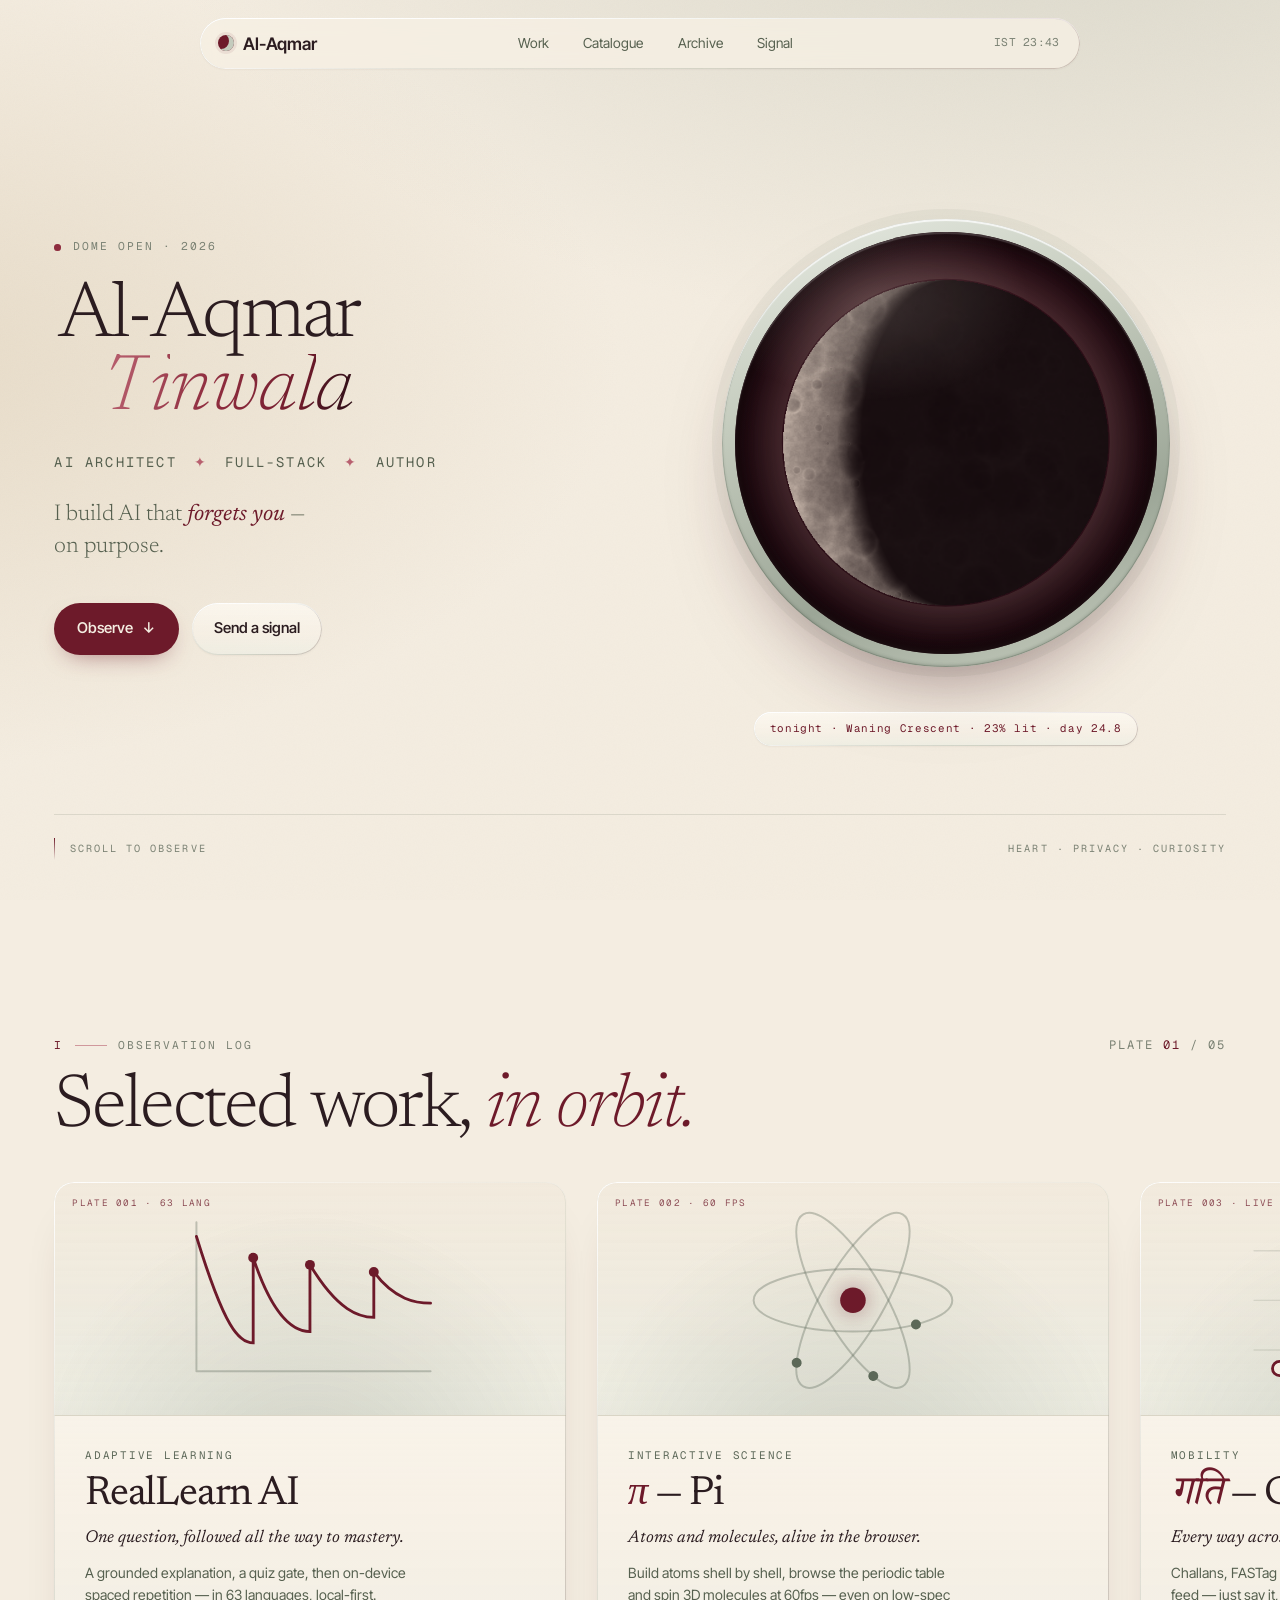
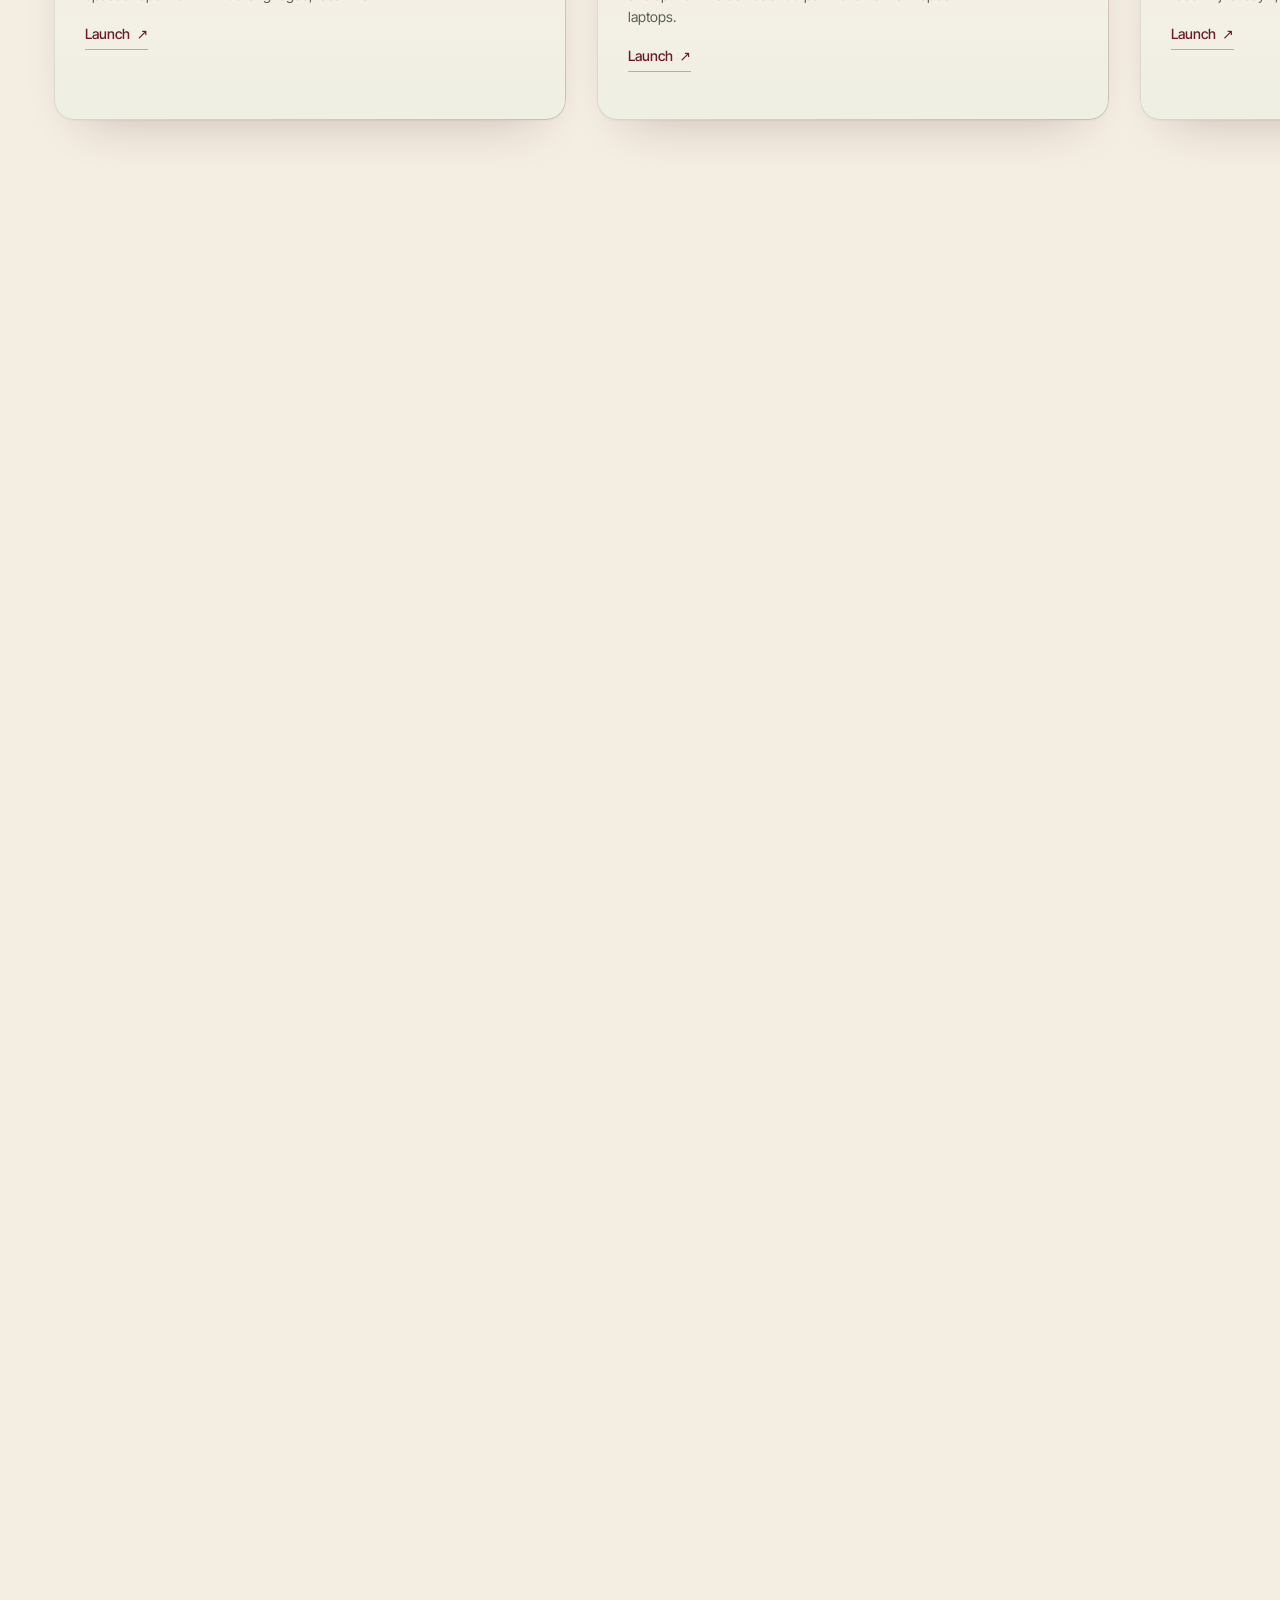
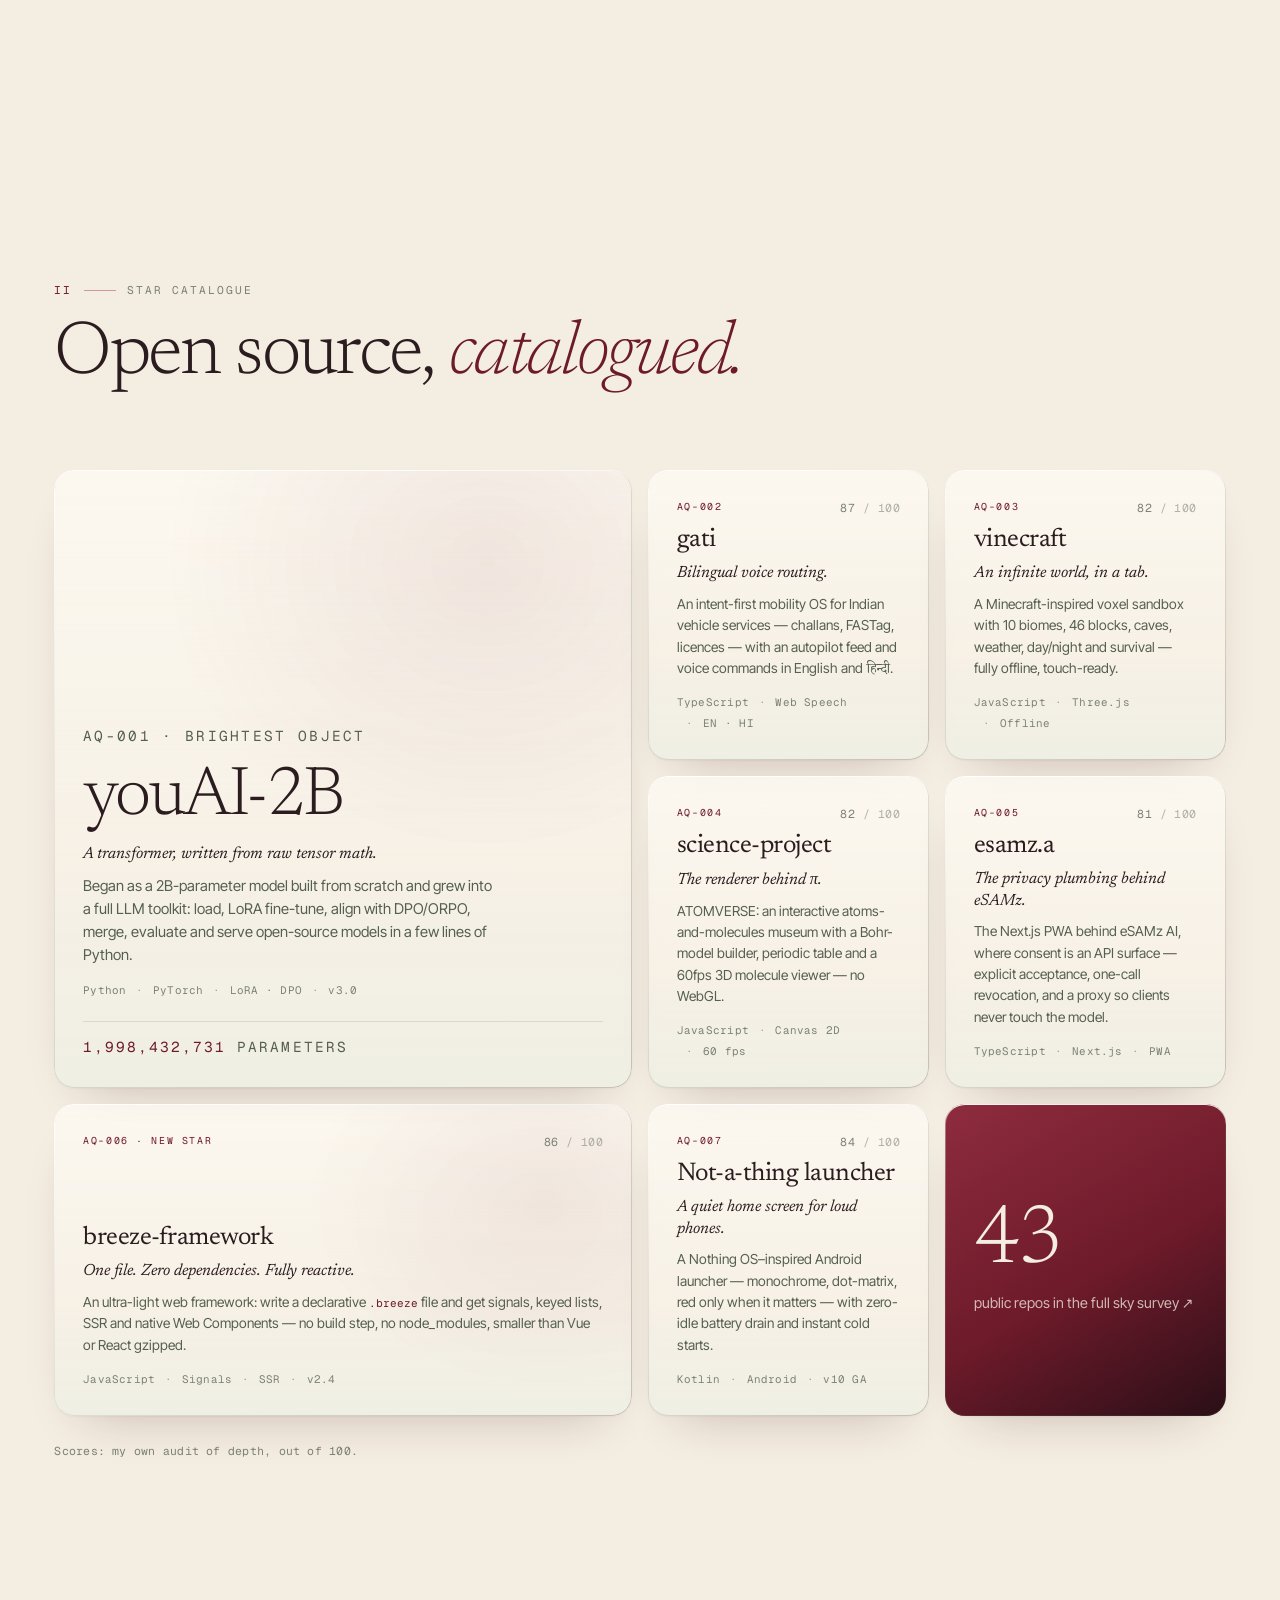
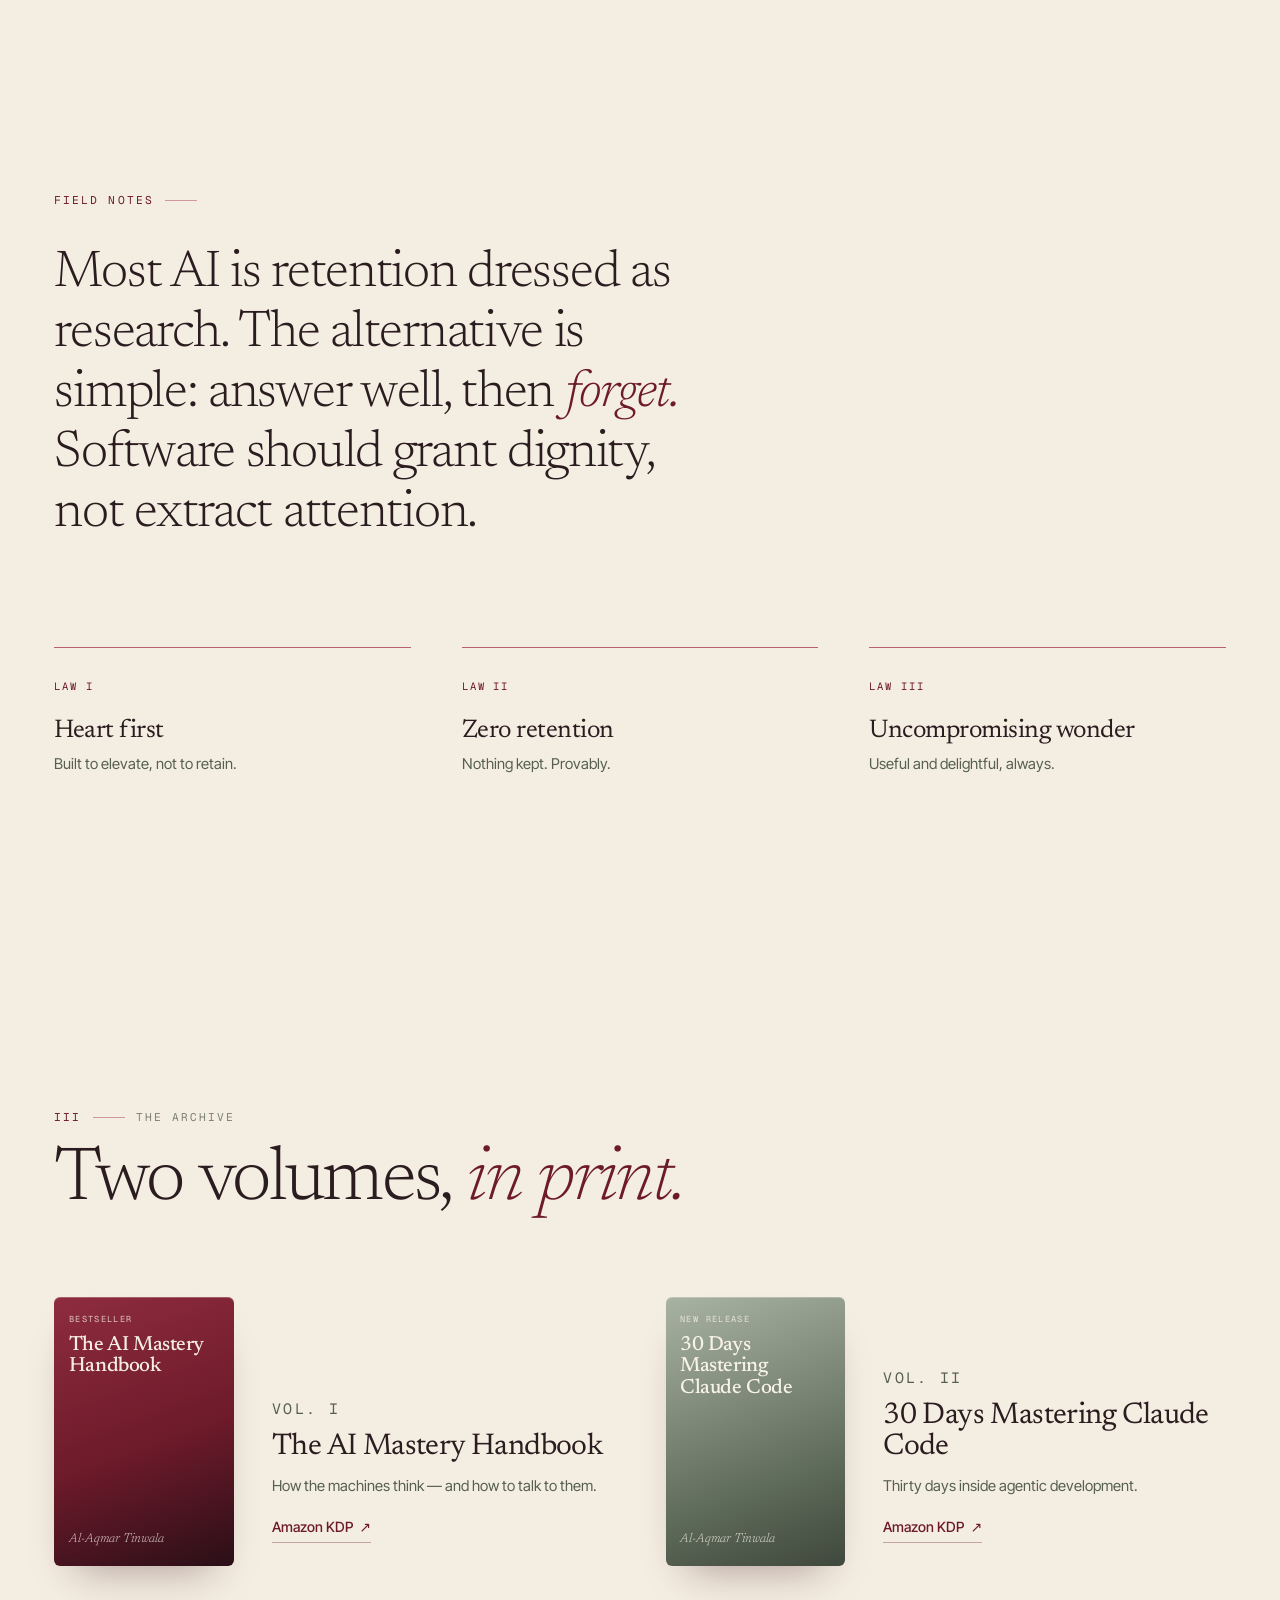
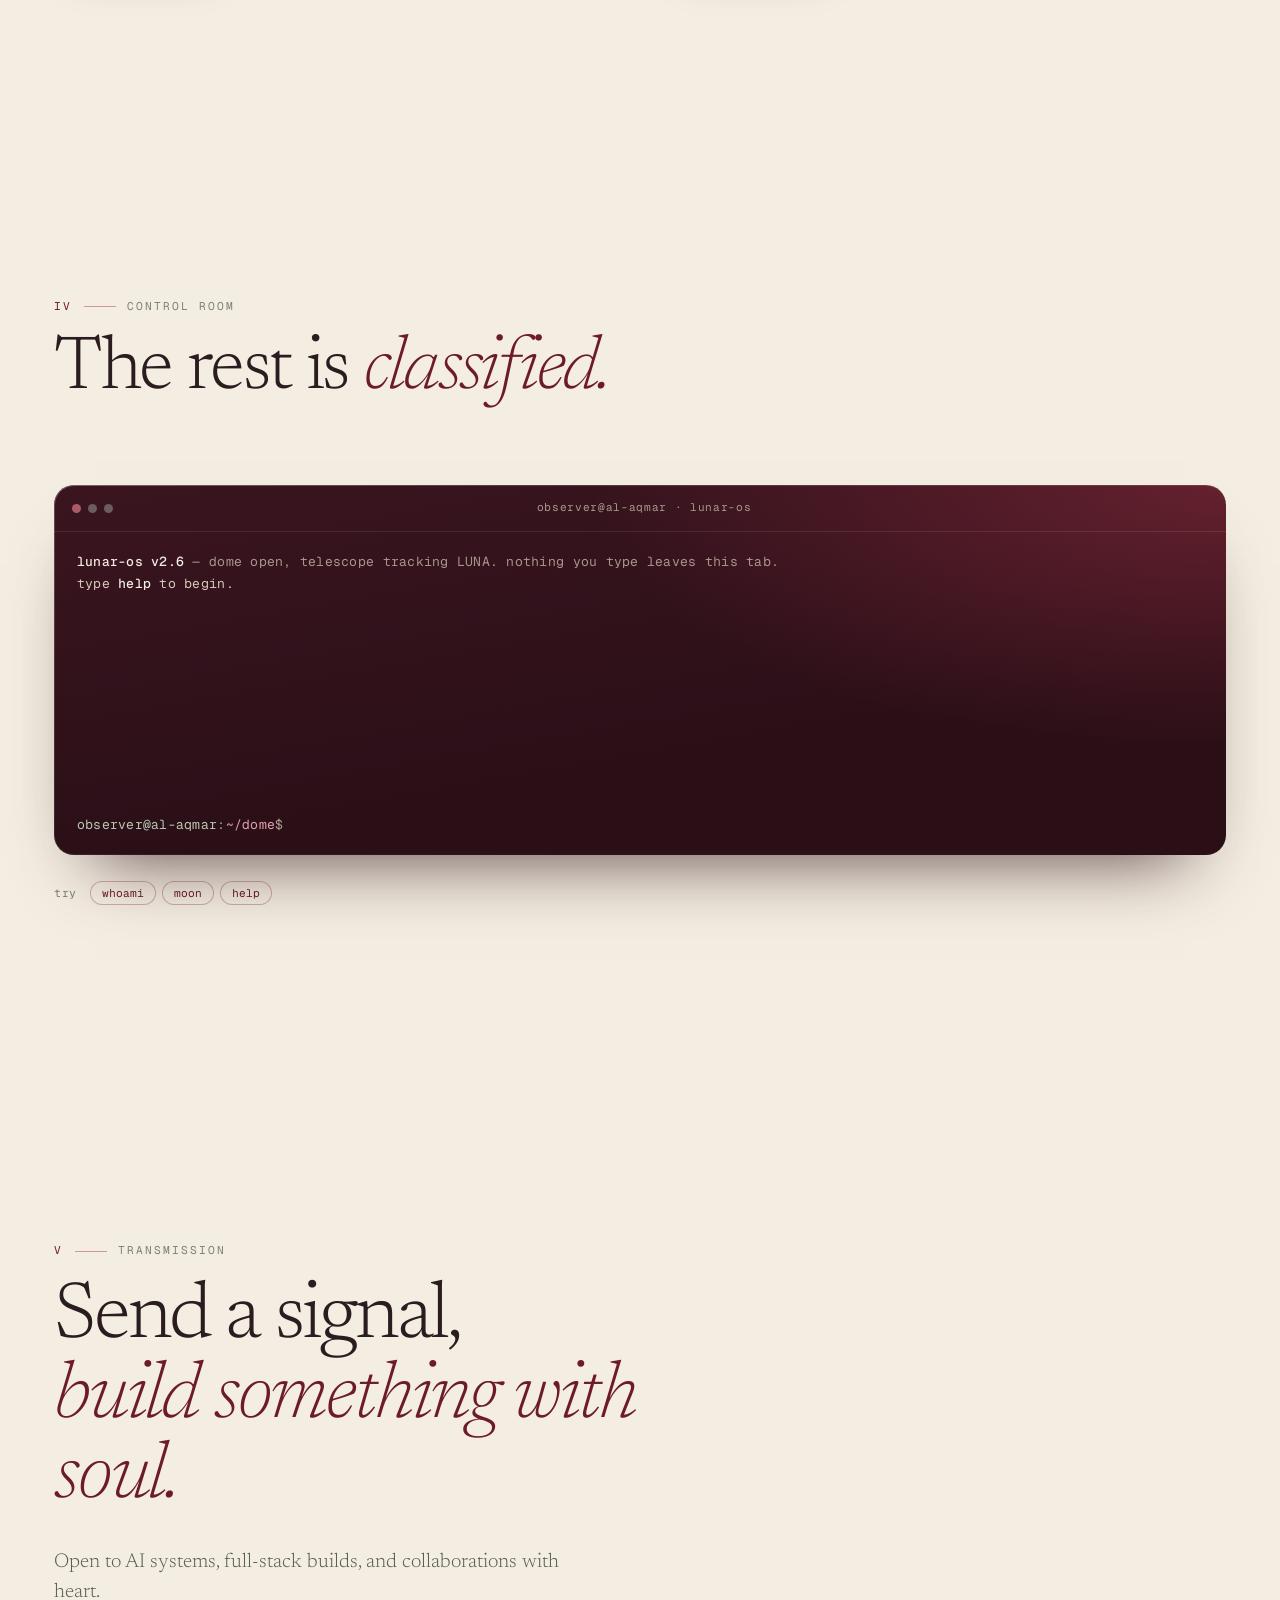
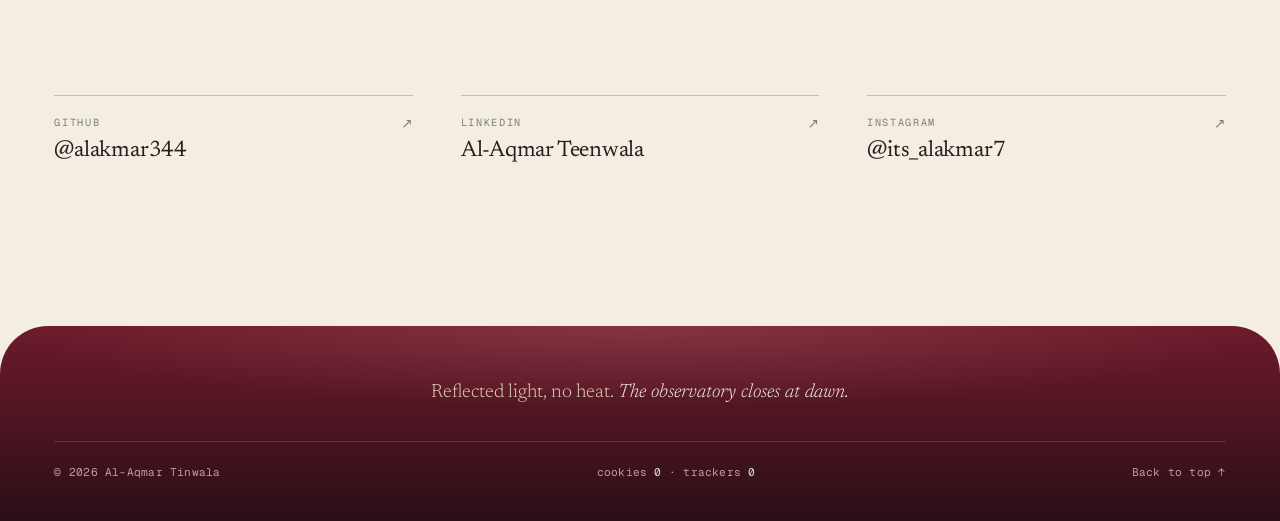
<file: index.html>
<!DOCTYPE html>
<html lang="en">
<head>
<meta charset="UTF-8">
<meta name="viewport" content="width=device-width, initial-scale=1, viewport-fit=cover">
<title>Al-Aqmar Tinwala — The Lunar Observatory</title>

<meta name="description" content="Al-Aqmar Tinwala — heart-first AI architect. A quiet observatory of things built in public. Reflected light, no heat.">
<meta name="author" content="Al-Aqmar Tinwala">
<meta name="theme-color" content="#f4ede1">
<meta name="color-scheme" content="light">

<meta name="referrer" content="no-referrer">
<meta name="generator" content="Hand-built, zero telemetry">
<meta http-equiv="X-Content-Type-Options" content="nosniff">
<meta http-equiv="Permissions-Policy" content="interest-cohort=(), browsing-topics()">

<meta property="og:type" content="profile">
<meta property="og:title" content="Al-Aqmar Tinwala — The Lunar Observatory">
<meta property="og:description" content="Heart-first AI, shipped in public. Reflected light, no heat.">

<link rel="icon" href="data:image/svg+xml,%3Csvg xmlns='http://www.w3.org/2000/svg' viewBox='0 0 32 32'%3E%3Crect width='32' height='32' rx='8' fill='%236d1a2a'/%3E%3Ccircle cx='16' cy='16' r='9' fill='%23f4ede1'/%3E%3Ccircle cx='20' cy='13' r='8' fill='%236d1a2a'/%3E%3C/svg%3E">
<link rel="preload" href="assets/fonts/newsreader-var-normal.woff2" as="font" type="font/woff2" crossorigin>
<link rel="preload" href="assets/fonts/newsreader-var-italic.woff2" as="font" type="font/woff2" crossorigin>
<link rel="preload" href="assets/fonts/geist-mono-var.woff2" as="font" type="font/woff2" crossorigin>
<link rel="preload" href="assets/fonts/inter-tight-var.woff2" as="font" type="font/woff2" crossorigin>
<link rel="stylesheet" href="assets/styles.css">
<script>document.documentElement.classList.add('js');</script>
</head>
<body>
<a class="skip" href="#main">Skip to content</a>

<!-- ░░ Nav ░░ -->
<header class="nav glass" id="nav">
  <a class="nav__brand" href="#top" aria-label="Al-Aqmar — back to the eyepiece">
    <span class="nav__moon" aria-hidden="true"></span>
    <span>Al-Aqmar</span>
  </a>
  <nav class="nav__links" aria-label="Observatory rooms">
    <a href="#works">Work</a>
    <a href="#gems">Catalogue</a>
    <a href="#library">Archive</a>
    <a href="#contact">Signal</a>
  </nav>
  <span class="nav__clock mono" id="clock" title="Local time in India">IST --:--</span>
  <div class="nav__progress" id="progress" aria-hidden="true"></div>
</header>

<main id="main">

<!-- ░░ HERO — the eyepiece ░░ -->
<section class="hero" id="top" aria-labelledby="hero-h">
  <div class="scope" id="scope">
    <div class="scope__barrel">
      <div class="scope__lens">
        <canvas class="scope__moon" id="moon" role="img" aria-label="Live rendering of tonight's moon phase. Drag or use arrow keys to scrub through the lunar cycle."></canvas>
        <div class="scope__glass" aria-hidden="true"></div>
      </div>
    </div>

    <p class="scope__phase glass mono" id="phase-readout" aria-live="polite">— tonight —</p>
  </div>

  <div class="hero__copy">
    <p class="eyebrow mono"><span class="pulse" aria-hidden="true"></span> Dome open · 2026</p>
    <h1 id="hero-h" class="hero__title">
      <span class="line"><span class="split">Al-Aqmar</span></span>
      <span class="line line--italic"><span class="split">Tinwala</span></span>
    </h1>
    <p class="hero__role mono"><span>AI Architect</span> <span class="sep">✦</span> <span>Full-Stack</span> <span class="sep">✦</span> <span>Author</span></p>
    <p class="hero__lede">I build AI that <em>forgets&nbsp;you</em> —<br>on purpose.</p>
    <div class="hero__cta">
      <a class="btn btn--solid" href="#works">Observe <span aria-hidden="true">↓</span></a>
      <a class="btn btn--ghost glass" href="#contact">Send a signal</a>
    </div>
  </div>

  <div class="hero__foot mono" aria-hidden="true">
    <span class="hero__cue">Scroll to observe</span>
    <span>Heart · Privacy · Curiosity</span>
  </div>
</section>

<!-- ░░ WORKS — Observation log ░░ -->
<section class="works" id="works" aria-labelledby="works-h">
  <div class="works__sticky">
    <header class="section-head">
      <div class="section-head__top">
        <p class="eyebrow mono"><span class="room">I</span> Observation log</p>
        <p class="works__counter mono">PLATE <span id="works-idx">01</span> / 05</p>
      </div>
      <h2 id="works-h" class="reveal-words">Selected work, <em>in orbit.</em></h2>
    </header>

    <div class="works__track" id="works-track">

      <article class="card glass">
        <div class="card__art art-learn" aria-hidden="true">
          <span class="plate mono">PLATE 001 · 63 LANG</span>
          <svg viewBox="0 0 200 140"><path class="axis" d="M20 120H185M20 120V15"/><path class="curve" d="M20 25C40 90 50 100 60 100L60 40C75 85 90 92 100 92L100 45C120 78 135 82 145 82L145 50C160 70 175 72 185 72"/><circle cx="60" cy="40" r="3.5"/><circle cx="100" cy="45" r="3.5"/><circle cx="145" cy="50" r="3.5"/></svg>
        </div>
        <div class="card__body">
          <p class="card__tag mono">Adaptive learning</p>
          <h3>RealLearn AI</h3>
          <p>One question, followed all the way to mastery.</p>
          <p class="card__desc">A grounded explanation, a quiz gate, then on-device spaced repetition — in 63 languages, local-first.</p>
          <a class="card__link" href="https://reallearn-info.vercel.app" target="_blank" rel="noopener noreferrer">Launch <span aria-hidden="true">↗</span><span class="vh"> RealLearn (opens in a new tab)</span></a>
        </div>
      </article>

      <article class="card glass">
        <div class="card__art art-pi" aria-hidden="true">
          <span class="plate mono">PLATE 002 · 60 FPS</span>
          <svg viewBox="0 0 200 140"><g transform="translate(100 70)"><ellipse class="orb o1" rx="70" ry="22"/><ellipse class="orb o2" rx="70" ry="22" transform="rotate(60)"/><ellipse class="orb o3" rx="70" ry="22" transform="rotate(120)"/><circle class="nucleus" r="9"/><g transform="rotate(0)"><circle class="el" r="3.5"><animateMotion dur="3s" repeatCount="indefinite" path="M70 0 A70 22 0 1 1 -70 0 A70 22 0 1 1 70 0"/></circle></g><g transform="rotate(60)"><circle class="el" r="3.5"><animateMotion dur="4.2s" repeatCount="indefinite" path="M70 0 A70 22 0 1 1 -70 0 A70 22 0 1 1 70 0"/></circle></g><g transform="rotate(120)"><circle class="el" r="3.5"><animateMotion dur="5.4s" repeatCount="indefinite" path="M70 0 A70 22 0 1 1 -70 0 A70 22 0 1 1 70 0"/></circle></g></g></svg>
        </div>
        <div class="card__body">
          <p class="card__tag mono">Interactive science</p>
          <h3><span class="glyph">π</span> — Pi</h3>
          <p>Atoms and molecules, alive in the browser.</p>
          <p class="card__desc">Build atoms shell by shell, browse the periodic table and spin 3D molecules at 60fps — even on low-spec laptops.</p>
          <a class="card__link" href="https://science-project-pi.vercel.app" target="_blank" rel="noopener noreferrer">Launch <span aria-hidden="true">↗</span><span class="vh"> Pi (opens in a new tab)</span></a>
        </div>
      </article>

      <article class="card glass">
        <div class="card__art art-gati" aria-hidden="true">
          <span class="plate mono">PLATE 003 · LIVE ETA</span>
          <svg viewBox="0 0 200 140"><path class="grid" d="M0 35H200M0 70H200M0 105H200M50 0V140M100 0V140M150 0V140"/><path class="path" d="M18 118L50 105L60 70L100 62L118 35L150 30L182 18"/><circle class="stop" cx="18" cy="118" r="5"/><circle class="stop" cx="100" cy="62" r="4"/><circle class="stop end" cx="182" cy="18" r="6"/><text x="110" y="120" class="devanagari">गति</text></svg>
        </div>
        <div class="card__body">
          <p class="card__tag mono">Mobility</p>
          <h3><span class="glyph">गति</span> — Gati</h3>
          <p>Every way across the city, in one voice.</p>
          <p class="card__desc">Challans, FASTag and licences handled by an autopilot feed — just say it, in English or हिन्दी.</p>
          <a class="card__link" href="https://gati-rho.vercel.app" target="_blank" rel="noopener noreferrer">Launch <span aria-hidden="true">↗</span><span class="vh"> Gati (opens in a new tab)</span></a>
        </div>
      </article>

      <article class="card glass">
        <div class="card__art art-color" aria-hidden="true">
          <span class="plate mono">PLATE 004 · AAA</span>
          <div class="swatches"><span></span><span></span><span></span><span></span><span></span><span></span><span></span></div>
        </div>
        <div class="card__body">
          <p class="card__tag mono">Design QA</p>
          <h3>Fit The Color</h3>
          <p>Colour, measured — for designers who like math.</p>
          <p class="card__desc">OKLCH distance, WCAG AAA contrast checks and harmonic palettes in one precise tool.</p>
          <a class="card__link" href="https://fit-the-color-info.vercel.app" target="_blank" rel="noopener noreferrer">Launch <span aria-hidden="true">↗</span><span class="vh"> Fit The Color (opens in a new tab)</span></a>
        </div>
      </article>

      <article class="card glass card--retired">
        <div class="card__art art-esamz" aria-hidden="true">
          <span class="plate mono">PLATE 005 · SIGNAL LOST</span>
          <svg viewBox="0 0 200 140"><g class="route"><path d="M20 70H70M130 70H180M70 70C90 30 110 30 130 70M70 70C90 110 110 110 130 70M70 70H130"/></g><rect x="84" y="56" width="32" height="28" rx="6"/><path class="lock" d="M92 56v-6a8 8 0 0 1 16 0v6"/><circle cx="20" cy="70" r="4"/><circle cx="180" cy="70" r="4"/></svg>
        </div>
        <div class="card__body">
          <p class="card__tag mono">Privacy assistant <span class="badge">Deprecated</span></p>
          <h3>eSAMz AI</h3>
          <p>The first satellite. Retired — it kept nothing, not even itself.</p>
          <p class="card__desc">A privacy-first AI assistant with consent built into the API and zero data retention.</p>
          <a class="card__link card__link--muted" href="https://esamz.info" target="_blank" rel="noopener noreferrer">Archive <span aria-hidden="true">↗</span><span class="vh"> eSAMz AI, deprecated (opens in a new tab)</span></a>
        </div>
      </article>

    </div>
  </div>
</section>

<!-- ░░ GEMS — Star catalogue ░░ -->
<section class="section gems" id="gems" aria-labelledby="gems-h">
  <header class="section-head">
    <p class="eyebrow mono"><span class="room">II</span> Star catalogue</p>
    <h2 id="gems-h" class="reveal-words">Open source, <em>catalogued.</em></h2>
  </header>

  <div class="bento">
    <a class="glass tile tile--crown" href="https://github.com/alakmar344/youAI-2B-From-Scratch-Transformer-Implementation" target="_blank" rel="noopener noreferrer">
      <div class="tile__content">
        <p class="card__tag mono">AQ-001 · brightest object</p>
        <h3>youAI-2B</h3>
        <p class="tile__tag">A transformer, written from raw tensor math.</p>
        <p class="tile__desc">Began as a 2B-parameter model built from scratch and grew into a full LLM toolkit: load, LoRA fine-tune, align with DPO/ORPO, merge, evaluate and serve open-source models in a few lines of Python.</p>
        <ul class="chips"><li>Python</li><li>PyTorch</li><li>LoRA · DPO</li><li>v3.0</li></ul>
        <p class="tile__params mono"><span data-count="2000000000">0</span> parameters</p>
      </div>
      <span class="vh"> (opens in a new tab)</span>
    </a>

    <a class="glass tile" href="https://github.com/alakmar344/gati" target="_blank" rel="noopener noreferrer">
      <div class="tile__top"><span class="cat mono">AQ-002</span><span class="score mono">87</span></div>
      <h3>gati</h3>
      <p class="tile__tag">Bilingual voice routing.</p>
      <p class="tile__desc">An intent-first mobility OS for Indian vehicle services — challans, FASTag, licences — with an autopilot feed and voice commands in English and हिन्दी.</p>
      <ul class="chips"><li>TypeScript</li><li>Web Speech</li><li>EN · HI</li></ul>
      <span class="vh"> (opens in a new tab)</span>
    </a>

    <a class="glass tile" href="https://github.com/alakmar344/vinecraft" target="_blank" rel="noopener noreferrer">
      <div class="tile__top"><span class="cat mono">AQ-003</span><span class="score mono">82</span></div>
      <h3>vinecraft</h3>
      <p class="tile__tag">An infinite world, in a tab.</p>
      <p class="tile__desc">A Minecraft-inspired voxel sandbox with 10 biomes, 46 blocks, caves, weather, day/night and survival — fully offline, touch-ready.</p>
      <ul class="chips"><li>JavaScript</li><li>Three.js</li><li>Offline</li></ul>
      <span class="vh"> (opens in a new tab)</span>
    </a>

    <a class="glass tile" href="https://github.com/alakmar344/science-project" target="_blank" rel="noopener noreferrer">
      <div class="tile__top"><span class="cat mono">AQ-004</span><span class="score mono">82</span></div>
      <h3>science-project</h3>
      <p class="tile__tag">The renderer behind π.</p>
      <p class="tile__desc">ATOMVERSE: an interactive atoms-and-molecules museum with a Bohr-model builder, periodic table and a 60fps 3D molecule viewer — no WebGL.</p>
      <ul class="chips"><li>JavaScript</li><li>Canvas 2D</li><li>60 fps</li></ul>
      <span class="vh"> (opens in a new tab)</span>
    </a>

    <a class="glass tile" href="https://github.com/alakmar344/esamz.a" target="_blank" rel="noopener noreferrer">
      <div class="tile__top"><span class="cat mono">AQ-005</span><span class="score mono">81</span></div>
      <h3>esamz.a</h3>
      <p class="tile__tag">The privacy plumbing behind eSAMz.</p>
      <p class="tile__desc">The Next.js PWA behind eSAMz AI, where consent is an API surface — explicit acceptance, one-call revocation, and a proxy so clients never touch the model.</p>
      <ul class="chips"><li>TypeScript</li><li>Next.js</li><li>PWA</li></ul>
      <span class="vh"> (opens in a new tab)</span>
    </a>

    <a class="glass tile tile--wide" href="https://github.com/alakmar344/breeze-framework" target="_blank" rel="noopener noreferrer">
      <div class="tile__top"><span class="cat mono">AQ-006 · new star</span><span class="score mono">86</span></div>
      <h3>breeze-framework</h3>
      <p class="tile__tag">One file. Zero dependencies. Fully reactive.</p>
      <p class="tile__desc">An ultra-light web framework: write a declarative <code>.breeze</code> file and get signals, keyed lists, SSR and native Web Components — no build step, no node_modules, smaller than Vue or React gzipped.</p>
      <ul class="chips"><li>JavaScript</li><li>Signals</li><li>SSR</li><li>v2.4</li></ul>
      <span class="vh"> (opens in a new tab)</span>
    </a>

    <a class="glass tile" href="https://github.com/alakmar344/Not-a-thing-launcher" target="_blank" rel="noopener noreferrer">
      <div class="tile__top"><span class="cat mono">AQ-007</span><span class="score mono">84</span></div>
      <h3>Not-a-thing launcher</h3>
      <p class="tile__tag">A quiet home screen for loud phones.</p>
      <p class="tile__desc">A Nothing OS–inspired Android launcher — monochrome, dot-matrix, red only when it matters — with zero-idle battery drain and instant cold starts.</p>
      <ul class="chips"><li>Kotlin</li><li>Android</li><li>v10 GA</li></ul>
      <span class="vh"> (opens in a new tab)</span>
    </a>

    <a class="glass tile tile--all" href="https://github.com/alakmar344" target="_blank" rel="noopener noreferrer">
      <span class="tile__big"><span data-count="43">0</span></span>
      <p>public repos in the full sky survey <span aria-hidden="true">↗</span></p>
      <span class="vh"> (opens in a new tab)</span>
    </a>
  </div>
  <p class="note mono">Scores: my own audit of depth, out of 100.</p>
</section>

<!-- ░░ MANIFESTO — Field notes ░░ -->
<section class="section manifesto" aria-labelledby="manifesto-h">
  <p class="eyebrow mono"><span class="room">Field notes</span></p>
  <h2 id="manifesto-h" class="vh">Manifesto</h2>
  <p class="manifesto__text" id="manifesto">Most AI is retention dressed as research. The alternative is simple: answer well, then <em>forget.</em> Software should grant dignity, not extract attention.</p>
  <div class="principles">
    <div class="principle"><span class="principle__n mono">Law I</span><h3>Heart first</h3><p>Built to elevate, not to retain.</p></div>
    <div class="principle"><span class="principle__n mono">Law II</span><h3>Zero retention</h3><p>Nothing kept. Provably.</p></div>
    <div class="principle"><span class="principle__n mono">Law III</span><h3>Uncompromising wonder</h3><p>Useful and delightful, always.</p></div>
  </div>
</section>

<!-- ░░ LIBRARY — The archive ░░ -->
<section class="section library" id="library" aria-labelledby="library-h">
  <header class="section-head">
    <p class="eyebrow mono"><span class="room">III</span> The archive</p>
    <h2 id="library-h" class="reveal-words">Two volumes, <em>in print.</em></h2>
  </header>
  <div class="shelf">
    <a class="book" href="https://www.amazon.com/dp/B0GX2N6WTT" target="_blank" rel="noopener noreferrer">
      <div class="book__cover book__cover--a" aria-hidden="true"><span class="mono">Bestseller</span><strong>The AI Mastery Handbook</strong><em>Al-Aqmar Tinwala</em></div>
      <div class="book__meta">
        <p class="card__tag mono">Vol. I</p>
        <h3>The AI Mastery Handbook</h3>
        <p>How the machines think — and how to talk to them.</p>
        <span class="card__link">Amazon KDP <span aria-hidden="true">↗</span><span class="vh"> (opens in a new tab)</span></span>
      </div>
    </a>
    <a class="book" href="https://www.amazon.com/dp/B0GY1F3573" target="_blank" rel="noopener noreferrer">
      <div class="book__cover book__cover--b" aria-hidden="true"><span class="mono">New release</span><strong>30 Days Mastering Claude Code</strong><em>Al-Aqmar Tinwala</em></div>
      <div class="book__meta">
        <p class="card__tag mono">Vol. II</p>
        <h3>30 Days Mastering Claude Code</h3>
        <p>Thirty days inside agentic development.</p>
        <span class="card__link">Amazon KDP <span aria-hidden="true">↗</span><span class="vh"> (opens in a new tab)</span></span>
      </div>
    </a>
  </div>
</section>

<!-- ░░ TERMINAL — Control room ░░ -->
<section class="section term-section" id="terminal" aria-labelledby="terminal-h">
  <header class="section-head">
    <p class="eyebrow mono"><span class="room">IV</span> Control room</p>
    <h2 id="terminal-h" class="reveal-words">The rest is <em>classified.</em></h2>
  </header>

  <div class="term glass" id="term">
    <div class="term__bar"><i></i><i></i><i></i><span class="mono">observer@al-aqmar · lunar-os</span></div>
    <div class="term__out mono" id="term-out" role="log" aria-live="polite"></div>
    <form class="term__in mono" id="term-form" autocomplete="off">
      <label for="term-input"><span class="term__ps">observer@al-aqmar</span>:<span class="term__cwd">~/dome</span>$</label>
      <input id="term-input" type="text" spellcheck="false" autocapitalize="off" aria-label="Terminal command. Type help for a list.">
    </form>
  </div>
  <p class="note mono">try <button type="button" class="chip-btn" data-cmd="whoami">whoami</button><button type="button" class="chip-btn" data-cmd="moon">moon</button><button type="button" class="chip-btn" data-cmd="help">help</button></p>
</section>

<!-- ░░ CONTACT — Transmission ░░ -->
<section class="section contact" id="contact" aria-labelledby="contact-h">
  <p class="eyebrow mono"><span class="room">V</span> Transmission</p>
  <h2 id="contact-h" class="contact__big">
    <a href="https://www.linkedin.com/in/alakmar-teenwala-054067393" target="_blank" rel="noopener noreferrer">Send a signal,<br><em>build something with soul.</em><span class="vh"> (opens LinkedIn in a new tab)</span></a>
  </h2>
  <p class="contact__lede">Open to AI systems, full-stack builds, and collaborations with heart.</p>
  <div class="socials">
    <a href="https://github.com/alakmar344" target="_blank" rel="noopener noreferrer"><span class="mono">GitHub</span><b>@alakmar344</b><span class="vh"> (opens in a new tab)</span></a>
    <a href="https://www.linkedin.com/in/alakmar-teenwala-054067393" target="_blank" rel="noopener noreferrer"><span class="mono">LinkedIn</span><b>Al-Aqmar Teenwala</b><span class="vh"> (opens in a new tab)</span></a>
    <a href="https://instagram.com/its_alakmar7" target="_blank" rel="noopener noreferrer"><span class="mono">Instagram</span><b>@its_alakmar7</b><span class="vh"> (opens in a new tab)</span></a>
  </div>
</section>

</main>

<footer class="foot">
  <p class="foot__motto">Reflected light, no heat. <em>The observatory closes at dawn.</em></p>
  <div class="foot__row mono">
    <span>© 2026 Al-Aqmar Tinwala</span>
    <span>cookies <b id="cookie-count">0</b> · trackers <b>0</b></span>
    <a href="#top">Back to top ↑</a>
  </div>
</footer>

<script type="application/ld+json">
{"@context":"https://schema.org","@type":"Person","name":"Al-Aqmar Tinwala","alternateName":"القمر","jobTitle":"AI Architect & Full-Stack Developer","description":"Heart-first AI architect building privacy-first intelligence with zero data retention.","sameAs":["https://github.com/alakmar344","https://www.linkedin.com/in/alakmar-teenwala-054067393","https://instagram.com/its_alakmar7"]}
</script>
<script src="assets/main.js" defer></script>
</body>
</html>
</file>
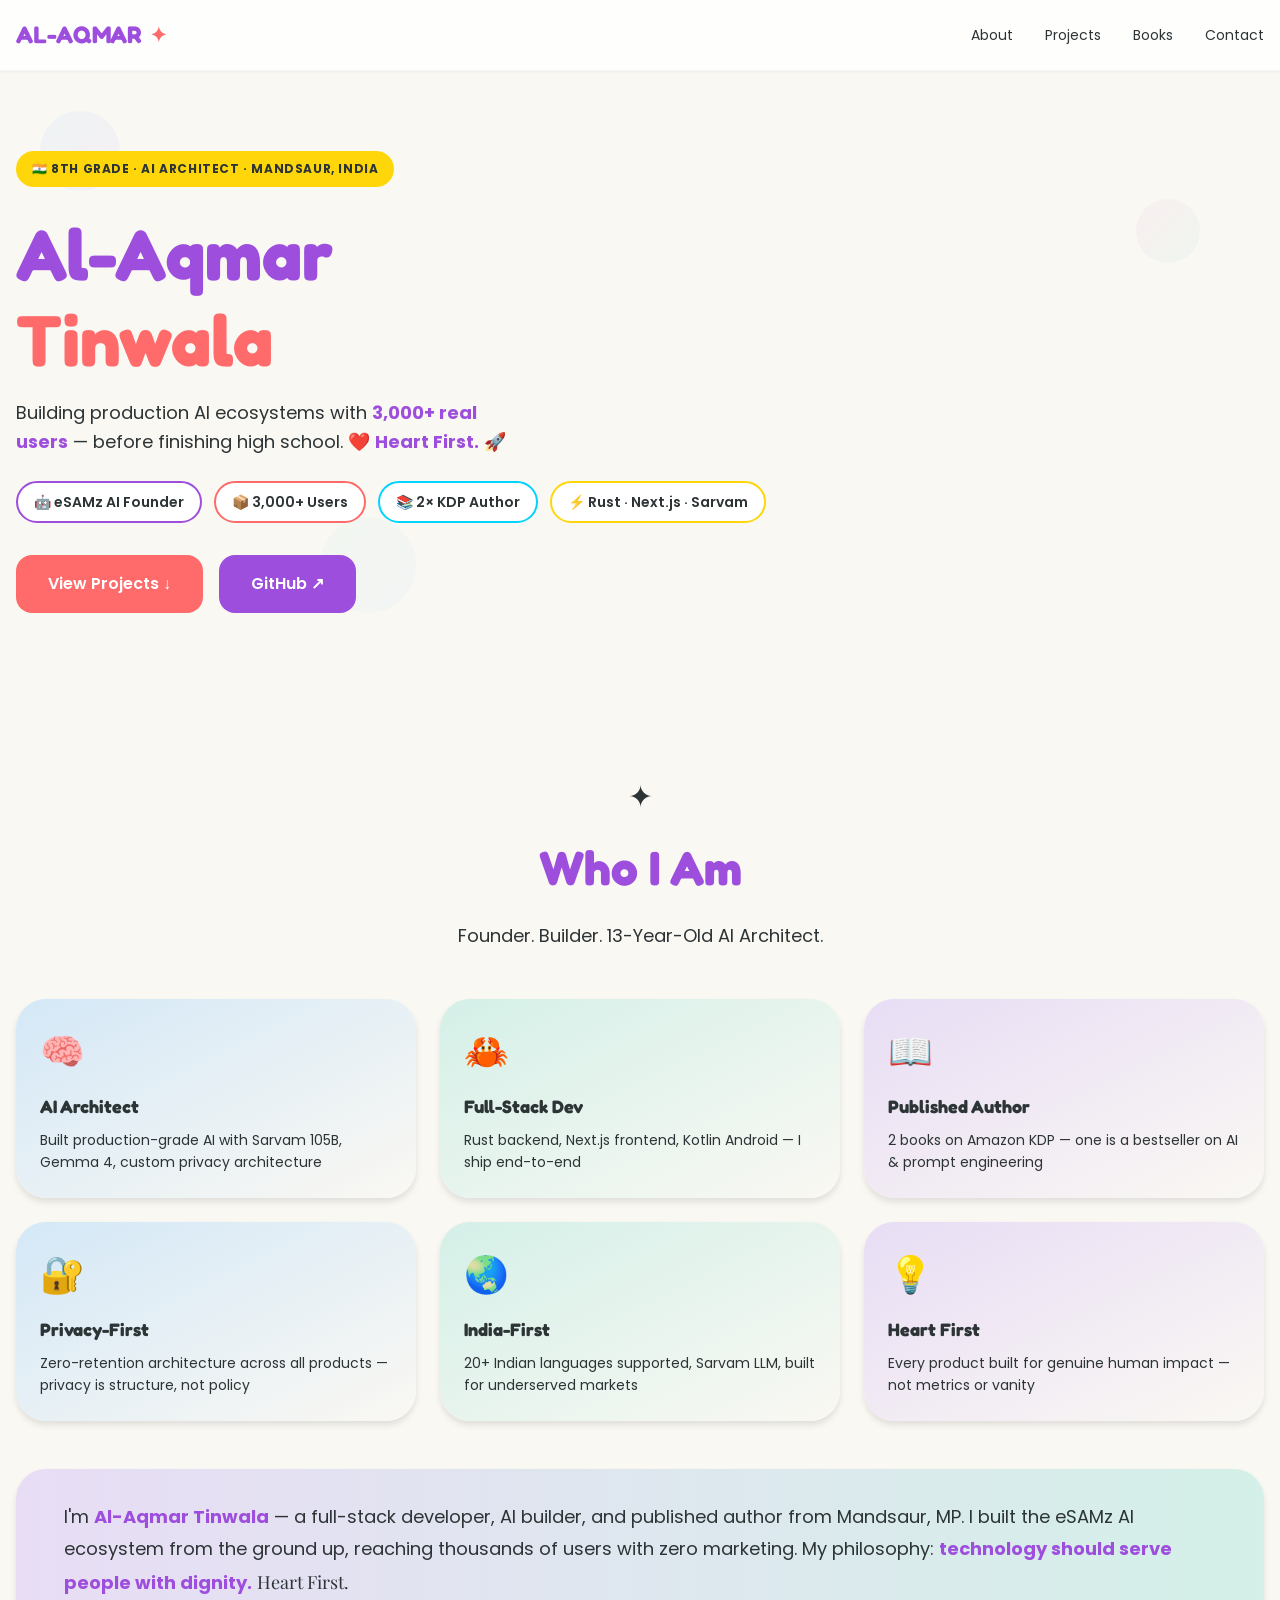
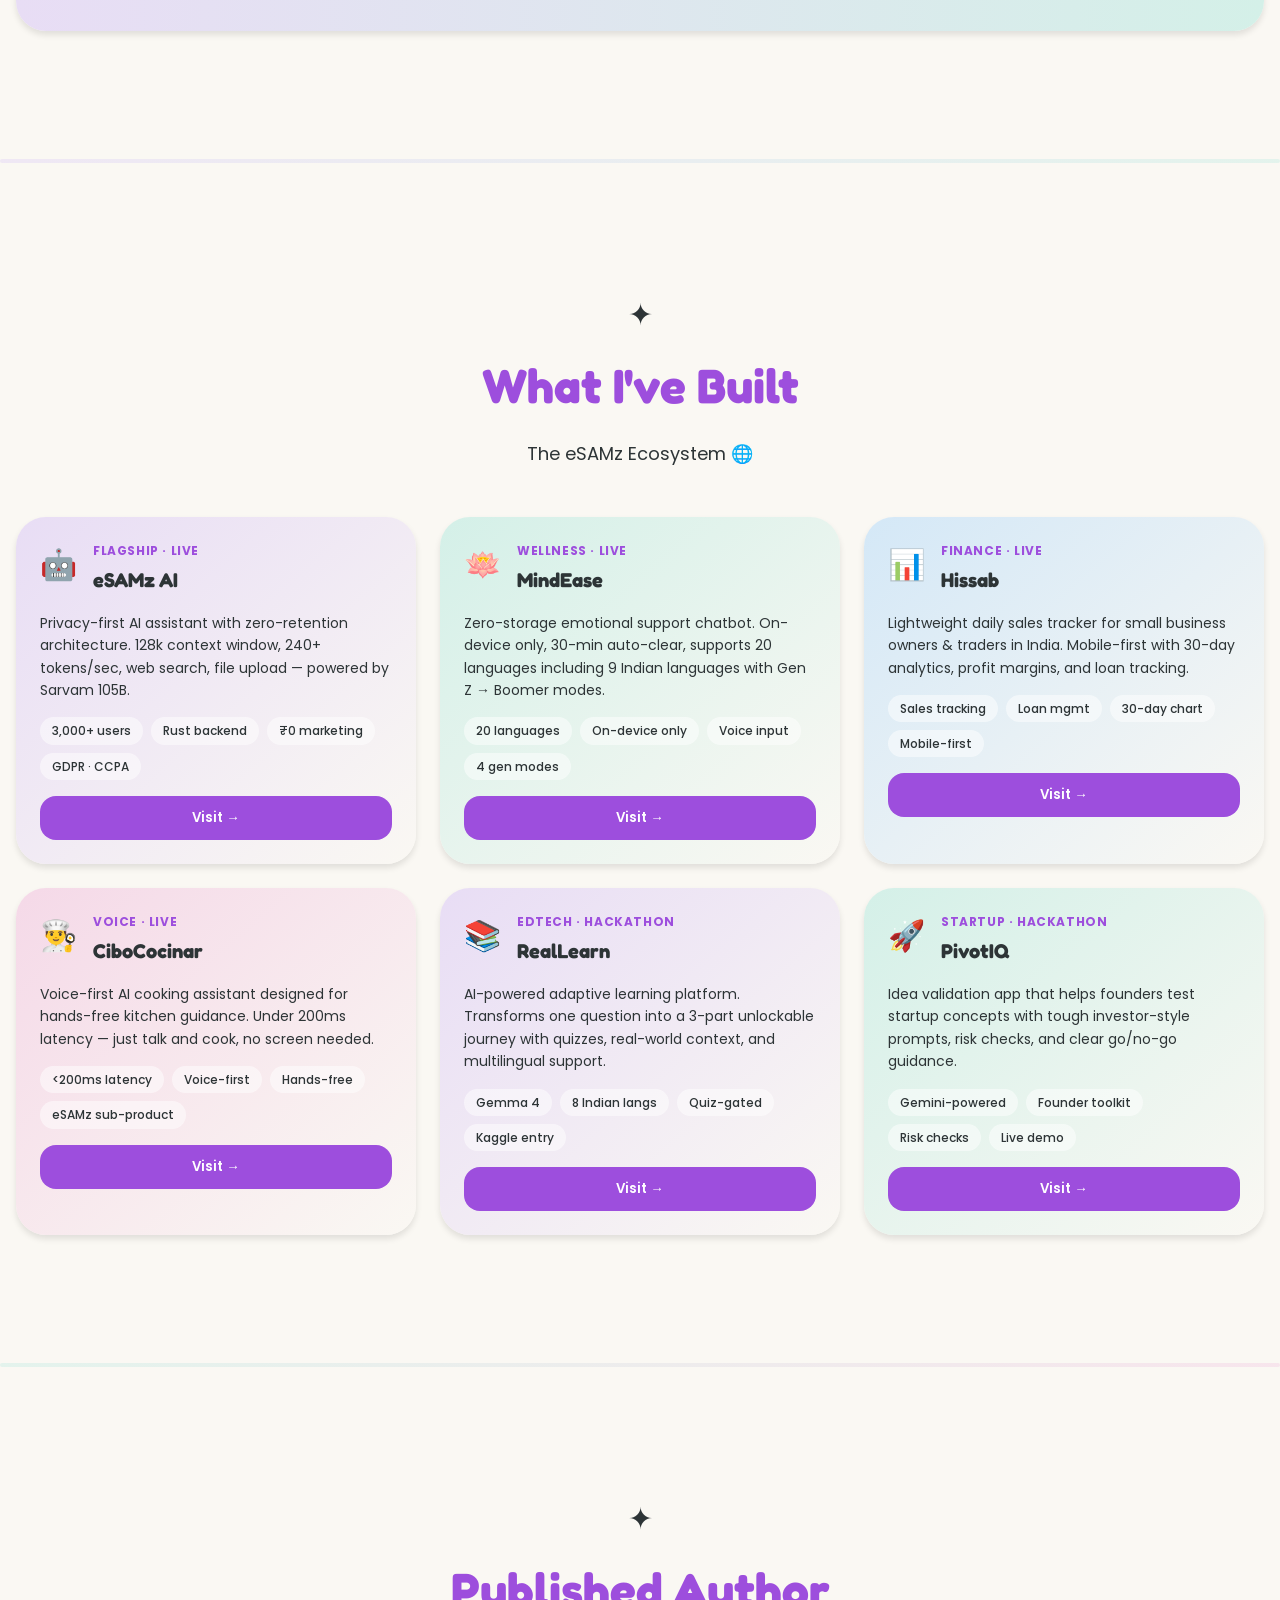
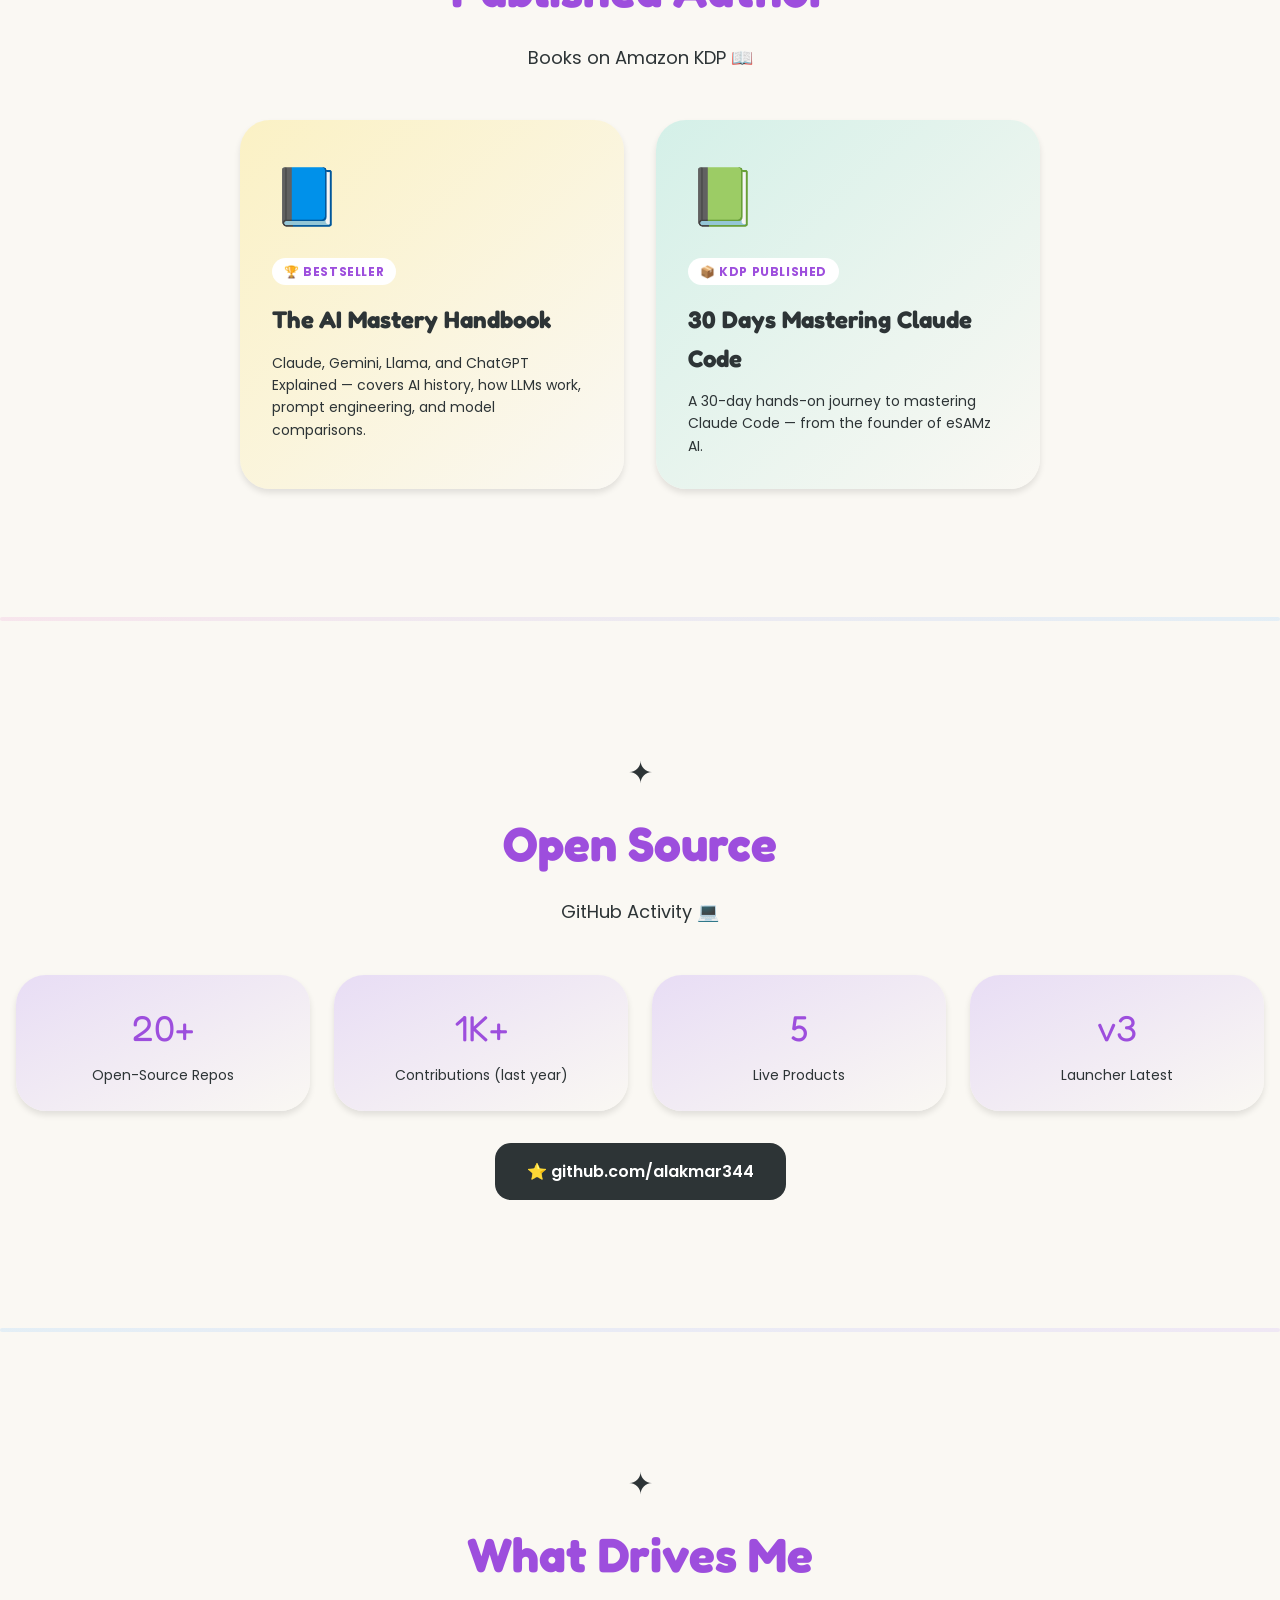
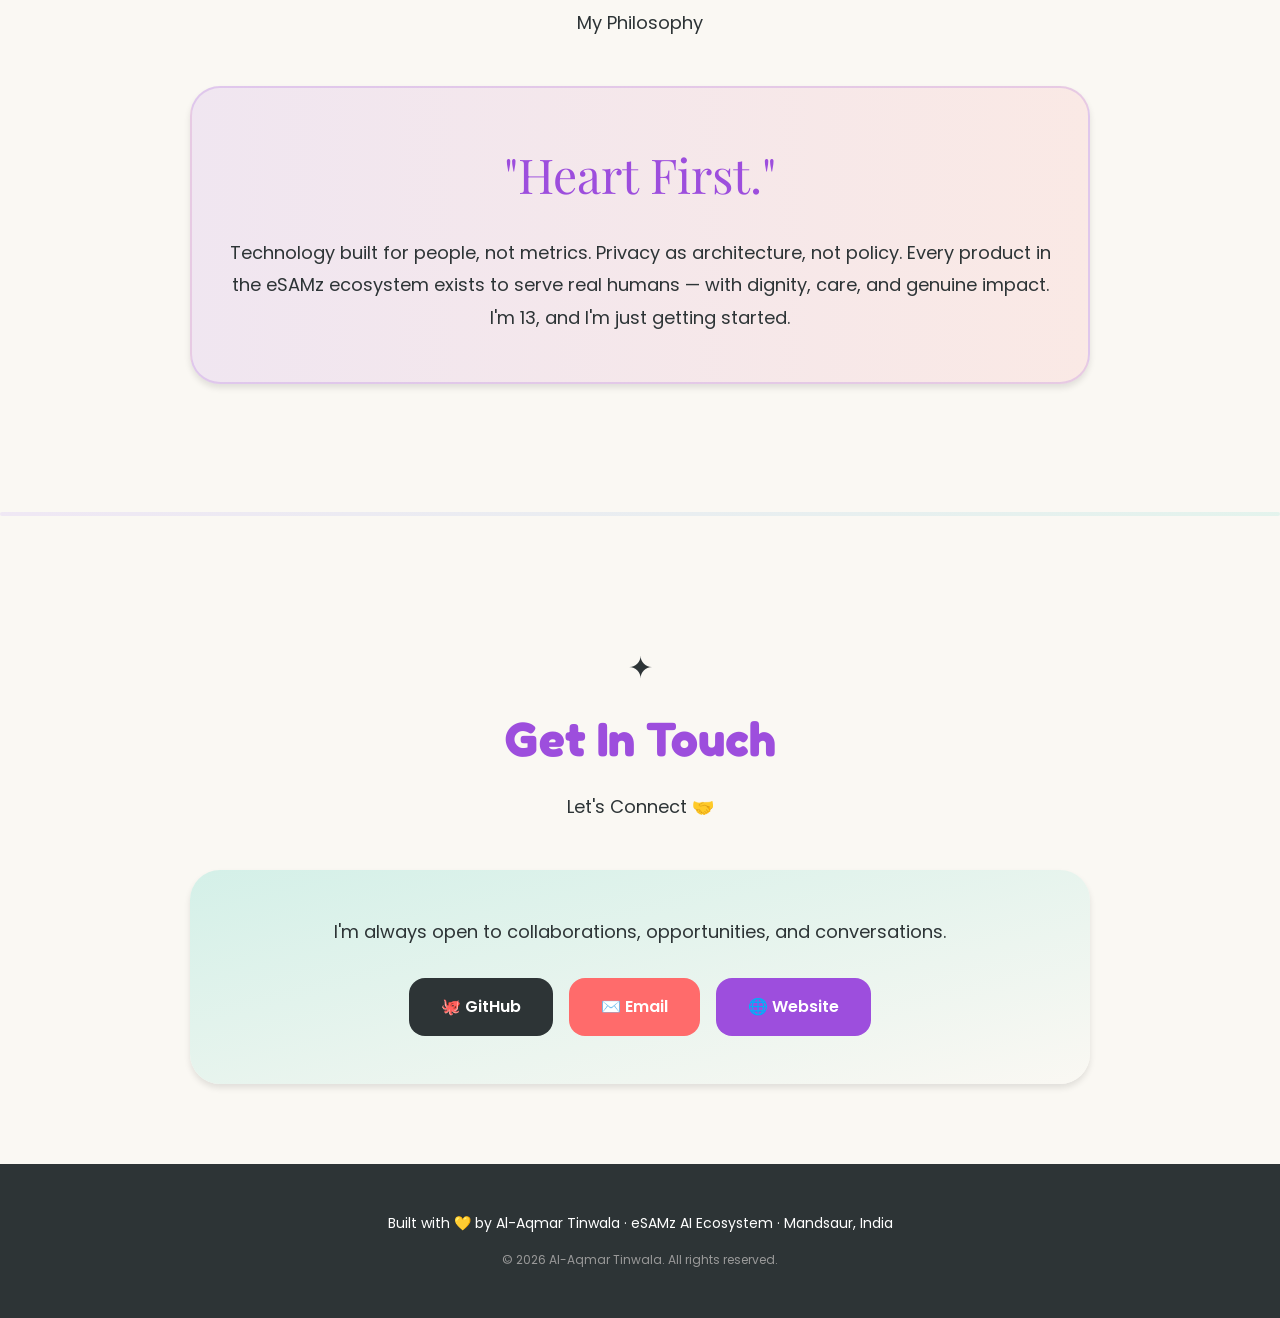
<file: Index.html>
<!DOCTYPE html>
<html lang="en">
<head>
    <meta charset="UTF-8">
    <meta name="viewport" content="width=device-width, initial-scale=1.0">
    <title>Al-Aqmar Tinwala | Nostalgic 2000s Portfolio</title>
    <link rel="preconnect" href="https://fonts.googleapis.com">
    <link rel="preconnect" href="https://fonts.gstatic.com" crossorigin>
    <link href="https://fonts.googleapis.com/css2?family=Fredoka+One:wght@400&family=Poppins:wght@400;500;600;700&family=Playfair+Display:wght@400;600;700&display=swap" rel="stylesheet">
    <style>
        * {
            margin: 0;
            padding: 0;
            box-sizing: border-box;
        }

        :root {
            --color-cream: #faf8f3;
            --color-powder-blue: #d4e8f7;
            --color-pale-lavender: #e8ddf5;
            --color-soft-pink: #f5d9e8;
            --color-mint-green: #d4f0e8;
            --color-electric-purple: #9d4edd;
            --color-coral-orange: #ff6b6b;
            --color-bright-cyan: #00d4ff;
            --color-golden-yellow: #ffd60a;
            --color-dark-slate: #2d3436;
            --color-muted-gray: #b2bec3;
        }

        body {
            font-family: 'Poppins', sans-serif;
            background-color: var(--color-cream);
            color: var(--color-dark-slate);
            line-height: 1.6;
            overflow-x: hidden;
        }

        h1, h2, h3, h4, h5, h6 {
            font-family: 'Fredoka One', sans-serif;
        }

        .font-accent {
            font-family: 'Playfair Display', serif;
        }

        /* Navigation */
        nav {
            position: sticky;
            top: 0;
            z-index: 50;
            background: rgba(255, 255, 255, 0.8);
            backdrop-filter: blur(10px);
            border-bottom: 1px solid rgba(232, 221, 245, 0.3);
            box-shadow: 0 1px 3px rgba(0, 0, 0, 0.05);
        }

        .nav-container {
            max-width: 1280px;
            margin: 0 auto;
            padding: 1rem;
            display: flex;
            align-items: center;
            justify-content: space-between;
        }

        .nav-brand {
            display: flex;
            align-items: center;
            gap: 0.5rem;
            font-size: 1.5rem;
            font-family: 'Fredoka One', sans-serif;
            color: var(--color-electric-purple);
            font-weight: bold;
        }

        .nav-brand-dot {
            color: var(--color-coral-orange);
            font-size: 1.25rem;
        }

        .nav-links {
            display: none;
            gap: 2rem;
            align-items: center;
        }

        @media (min-width: 768px) {
            .nav-links {
                display: flex;
            }
        }

        .nav-links a {
            font-size: 0.875rem;
            color: var(--color-dark-slate);
            text-decoration: none;
            transition: color 0.3s;
        }

        .nav-links a:hover {
            color: var(--color-electric-purple);
        }

        /* Hero Section */
        .hero {
            position: relative;
            padding: 5rem 1rem;
            overflow: hidden;
        }

        .floating-shapes {
            position: absolute;
            inset: 0;
            overflow: hidden;
            pointer-events: none;
        }

        .shape {
            position: absolute;
            border-radius: 50%;
            opacity: 0.3;
        }

        .shape-1 {
            top: 2.5rem;
            left: 2.5rem;
            width: 5rem;
            height: 5rem;
            background: linear-gradient(to bottom right, var(--color-powder-blue), var(--color-pale-lavender));
            animation: float 6s ease-in-out infinite;
        }

        .shape-2 {
            top: 8rem;
            right: 5rem;
            width: 4rem;
            height: 4rem;
            background: linear-gradient(to bottom right, var(--color-soft-pink), var(--color-mint-green));
            animation: float 7s ease-in-out infinite reverse;
        }

        .shape-3 {
            bottom: 5rem;
            left: 25%;
            width: 6rem;
            height: 6rem;
            background: linear-gradient(to bottom right, var(--color-mint-green), var(--color-powder-blue));
            opacity: 0.2;
        }

        @keyframes float {
            0%, 100% { transform: translateY(0px); }
            50% { transform: translateY(-20px); }
        }

        .hero-container {
            max-width: 1280px;
            margin: 0 auto;
            position: relative;
            z-index: 10;
        }

        .hero-content {
            animation: slideUp 1s ease-out;
        }

        @keyframes slideUp {
            from {
                opacity: 0;
                transform: translateY(40px);
            }
            to {
                opacity: 1;
                transform: translateY(0);
            }
        }

        .hero-badge {
            display: inline-block;
            margin-bottom: 1.5rem;
            padding: 0.5rem 1rem;
            background-color: var(--color-golden-yellow);
            border-radius: 9999px;
            font-size: 0.75rem;
            font-weight: bold;
            color: var(--color-dark-slate);
            text-transform: uppercase;
            letter-spacing: 0.05em;
        }

        .hero-title {
            font-size: 3.5rem;
            line-height: 1.2;
            margin-bottom: 1rem;
            color: var(--color-electric-purple);
        }

        .hero-title .coral {
            color: var(--color-coral-orange);
        }

        @media (min-width: 768px) {
            .hero-title {
                font-size: 4.5rem;
            }
        }

        .hero-subtitle {
            font-size: 1.125rem;
            max-width: 32rem;
            margin-bottom: 1.5rem;
            line-height: 1.6;
        }

        .hero-subtitle strong {
            color: var(--color-electric-purple);
        }

        .hero-tags {
            display: flex;
            flex-wrap: wrap;
            gap: 0.75rem;
            margin-bottom: 2rem;
        }

        .tag {
            padding: 0.5rem 1rem;
            background: white;
            border: 2px solid;
            border-radius: 9999px;
            font-size: 0.875rem;
            font-weight: 600;
            color: var(--color-dark-slate);
        }

        .tag-purple { border-color: var(--color-electric-purple); }
        .tag-coral { border-color: var(--color-coral-orange); }
        .tag-cyan { border-color: var(--color-bright-cyan); }
        .tag-yellow { border-color: var(--color-golden-yellow); }

        .hero-buttons {
            display: flex;
            gap: 1rem;
            flex-wrap: wrap;
        }

        .btn {
            padding: 1rem 2rem;
            border: none;
            border-radius: 1rem;
            font-family: 'Poppins', sans-serif;
            font-weight: 600;
            font-size: 1rem;
            cursor: pointer;
            transition: all 0.3s;
            text-decoration: none;
            display: inline-flex;
            align-items: center;
            gap: 0.5rem;
        }

        .btn-coral {
            background-color: var(--color-coral-orange);
            color: white;
        }

        .btn-coral:hover {
            background-color: #ff5252;
            box-shadow: 0 10px 25px rgba(255, 107, 107, 0.3);
            transform: translateY(-2px);
        }

        .btn-purple {
            background-color: var(--color-electric-purple);
            color: white;
        }

        .btn-purple:hover {
            background-color: #7b2cbf;
            box-shadow: 0 10px 25px rgba(157, 78, 221, 0.3);
            transform: translateY(-2px);
        }

        /* Section Divider */
        .divider {
            height: 0.25rem;
            margin: 3rem 0;
            border-radius: 9999px;
            opacity: 0.6;
        }

        .divider-1 { background: linear-gradient(to right, #e8ddf5, #d4f0e8); }
        .divider-2 { background: linear-gradient(to right, #d4f0e8, #f5d9e8); }
        .divider-3 { background: linear-gradient(to right, #f5d9e8, #d4e8f7); }
        .divider-4 { background: linear-gradient(to right, #d4e8f7, #e8ddf5); }

        /* Section */
        section {
            padding: 5rem 1rem;
            position: relative;
        }

        .section-container {
            max-width: 1280px;
            margin: 0 auto;
        }

        .section-header {
            text-align: center;
            margin-bottom: 3rem;
        }

        .section-dot {
            font-size: 1.875rem;
            margin-bottom: 0.5rem;
        }

        .section-title {
            font-size: 2.25rem;
            color: var(--color-electric-purple);
            margin-bottom: 1rem;
        }

        @media (min-width: 768px) {
            .section-title {
                font-size: 3rem;
            }
        }

        .section-subtitle {
            font-size: 1.125rem;
            color: var(--color-dark-slate);
        }

        /* About Section */
        .about-grid {
            display: grid;
            grid-template-columns: repeat(auto-fit, minmax(300px, 1fr));
            gap: 1.5rem;
            margin-bottom: 3rem;
        }

        .about-card {
            padding: 1.5rem;
            border-radius: 1.875rem;
            border: none;
            box-shadow: 0 4px 6px rgba(0, 0, 0, 0.1);
            transition: all 0.3s;
        }

        .about-card:hover {
            box-shadow: 0 10px 25px rgba(0, 0, 0, 0.15);
            transform: translateY(-4px);
        }

        .about-card-1 { background: linear-gradient(to bottom right, #d4e8f7, #faf8f3); }
        .about-card-2 { background: linear-gradient(to bottom right, #d4f0e8, #faf8f3); }
        .about-card-3 { background: linear-gradient(to bottom right, #e8ddf5, #faf8f3); }

        .about-card-icon {
            font-size: 2.25rem;
            margin-bottom: 0.75rem;
        }

        .about-card-title {
            font-size: 1.125rem;
            color: var(--color-dark-slate);
            margin-bottom: 0.5rem;
        }

        .about-card-desc {
            font-size: 0.875rem;
            color: var(--color-dark-slate);
            line-height: 1.6;
        }

        .about-highlight {
            background: linear-gradient(to right, #e8ddf5, #d4f0e8);
            border-radius: 1.875rem;
            padding: 2rem 3rem;
            box-shadow: 0 4px 6px rgba(0, 0, 0, 0.1);
        }

        .about-highlight p {
            font-size: 1.125rem;
            line-height: 1.8;
        }

        .about-highlight strong {
            color: var(--color-electric-purple);
        }

        /* Projects Section */
        .projects-grid {
            display: grid;
            grid-template-columns: repeat(auto-fit, minmax(320px, 1fr));
            gap: 1.5rem;
        }

        .project-card {
            padding: 1.5rem;
            border-radius: 1.875rem;
            border: none;
            box-shadow: 0 4px 6px rgba(0, 0, 0, 0.1);
            transition: all 0.3s;
        }

        .project-card:hover {
            box-shadow: 0 15px 35px rgba(0, 0, 0, 0.15);
            transform: translateY(-8px);
        }

        .project-card-1 { background: linear-gradient(to bottom right, #e8ddf5, #faf8f3); }
        .project-card-2 { background: linear-gradient(to bottom right, #d4f0e8, #faf8f3); }
        .project-card-3 { background: linear-gradient(to bottom right, #d4e8f7, #faf8f3); }
        .project-card-4 { background: linear-gradient(to bottom right, #f5d9e8, #faf8f3); }
        .project-card-5 { background: linear-gradient(to bottom right, #e8ddf5, #faf8f3); }
        .project-card-6 { background: linear-gradient(to bottom right, #d4f0e8, #faf8f3); }

        .project-header {
            display: flex;
            gap: 1rem;
            margin-bottom: 1rem;
            align-items: flex-start;
        }

        .project-icon {
            font-size: 1.875rem;
        }

        .project-info {
            flex: 1;
        }

        .project-category {
            font-size: 0.75rem;
            font-weight: bold;
            color: var(--color-electric-purple);
            text-transform: uppercase;
            letter-spacing: 0.05em;
        }

        .project-title {
            font-size: 1.25rem;
            color: var(--color-dark-slate);
            margin-top: 0.25rem;
        }

        .project-desc {
            font-size: 0.875rem;
            color: var(--color-dark-slate);
            margin-bottom: 1rem;
            line-height: 1.6;
        }

        .project-features {
            display: flex;
            flex-wrap: wrap;
            gap: 0.5rem;
            margin-bottom: 1rem;
        }

        .feature-tag {
            font-size: 0.75rem;
            background: rgba(255, 255, 255, 0.5);
            color: var(--color-dark-slate);
            padding: 0.25rem 0.75rem;
            border-radius: 9999px;
            font-weight: 500;
        }

        .project-btn {
            width: 100%;
            background-color: var(--color-electric-purple);
            color: white;
            padding: 0.75rem 1rem;
            border: none;
            border-radius: 1rem;
            font-family: 'Poppins', sans-serif;
            font-weight: 600;
            cursor: pointer;
            transition: all 0.3s;
        }

        .project-btn:hover {
            background-color: #7b2cbf;
            box-shadow: 0 8px 20px rgba(157, 78, 221, 0.3);
        }

        /* Books Section */
        .books-grid {
            display: grid;
            grid-template-columns: repeat(auto-fit, minmax(300px, 1fr));
            gap: 2rem;
            max-width: 800px;
            margin: 0 auto;
        }

        .book-card {
            padding: 2rem;
            border-radius: 1.875rem;
            border: none;
            box-shadow: 0 4px 6px rgba(0, 0, 0, 0.1);
            transition: all 0.3s;
        }

        .book-card-1 { background: linear-gradient(to bottom right, rgba(255, 214, 10, 0.2), #faf8f3); }
        .book-card-2 { background: linear-gradient(to bottom right, #d4f0e8, #faf8f3); }

        .book-card:hover {
            box-shadow: 0 15px 35px rgba(0, 0, 0, 0.15);
            transform: translateY(-8px);
        }

        .book-icon {
            font-size: 3.5rem;
            margin-bottom: 1rem;
        }

        .book-badge {
            display: inline-block;
            margin-bottom: 1rem;
            padding: 0.25rem 0.75rem;
            background: white;
            border-radius: 9999px;
            font-size: 0.75rem;
            font-weight: bold;
            color: var(--color-electric-purple);
            text-transform: uppercase;
            letter-spacing: 0.05em;
        }

        .book-title {
            font-size: 1.5rem;
            color: var(--color-dark-slate);
            margin-bottom: 0.75rem;
        }

        .book-desc {
            font-size: 0.875rem;
            color: var(--color-dark-slate);
            line-height: 1.6;
        }

        /* GitHub Section */
        .github-grid {
            display: grid;
            grid-template-columns: repeat(auto-fit, minmax(200px, 1fr));
            gap: 1.5rem;
            margin-bottom: 2rem;
        }

        .stat-card {
            padding: 1.5rem;
            border-radius: 1.875rem;
            background: linear-gradient(to bottom right, #e8ddf5, #faf8f3);
            border: none;
            box-shadow: 0 4px 6px rgba(0, 0, 0, 0.1);
            text-align: center;
        }

        .stat-number {
            font-size: 2.25rem;
            color: var(--color-electric-purple);
            margin-bottom: 0.5rem;
            font-family: 'Fredoka One', sans-serif;
        }

        .stat-label {
            font-size: 0.875rem;
            color: var(--color-dark-slate);
        }

        .github-btn-container {
            text-align: center;
        }

        .btn-dark {
            background-color: var(--color-dark-slate);
            color: white;
        }

        .btn-dark:hover {
            background-color: #1a1a1a;
            box-shadow: 0 10px 25px rgba(45, 52, 54, 0.3);
            transform: translateY(-2px);
        }

        /* Philosophy Section */
        .philosophy-card {
            background: linear-gradient(to right, rgba(157, 78, 221, 0.1), rgba(255, 107, 107, 0.1));
            border: 2px solid rgba(157, 78, 221, 0.2);
            border-radius: 1.875rem;
            padding: 3rem 2rem;
            box-shadow: 0 4px 6px rgba(0, 0, 0, 0.1);
        }

        .philosophy-quote {
            text-align: center;
            font-family: 'Playfair Display', serif;
            font-size: 3rem;
            color: var(--color-electric-purple);
            margin-bottom: 1.5rem;
        }

        .philosophy-text {
            font-size: 1.125rem;
            text-align: center;
            line-height: 1.8;
            color: var(--color-dark-slate);
        }

        /* Contact Section */
        .contact-card {
            background: linear-gradient(to bottom right, #d4f0e8, #faf8f3);
            border-radius: 1.875rem;
            padding: 3rem 2rem;
            box-shadow: 0 4px 6px rgba(0, 0, 0, 0.1);
        }

        .contact-text {
            text-align: center;
            font-size: 1.125rem;
            color: var(--color-dark-slate);
            margin-bottom: 2rem;
        }

        .contact-buttons {
            display: flex;
            flex-direction: column;
            gap: 1rem;
            justify-content: center;
            align-items: center;
        }

        @media (min-width: 768px) {
            .contact-buttons {
                flex-direction: row;
                flex-wrap: wrap;
                justify-content: center;
            }
        }

        /* Footer */
        footer {
            background-color: var(--color-dark-slate);
            color: white;
            padding: 3rem 1rem;
            text-align: center;
        }

        .footer-text {
            font-size: 0.875rem;
        }

        .footer-heart {
            color: var(--color-coral-orange);
        }

        .footer-copyright {
            font-size: 0.75rem;
            color: #999;
            margin-top: 1rem;
        }

        /* Responsive */
        @media (max-width: 768px) {
            .hero-title {
                font-size: 2.5rem;
            }

            .section-title {
                font-size: 2rem;
            }

            .hero-buttons {
                flex-direction: column;
            }

            .btn {
                width: 100%;
                justify-content: center;
            }

            .contact-buttons {
                flex-direction: column;
            }

            .btn-dark, .btn-coral, .btn-purple {
                width: 100%;
            }
        }

        /* Stagger animation */
        .card-stagger {
            animation: slideUp 0.6s ease-out;
        }

        @for $i from 1 through 6 {
            .card-stagger:nth-child(#{$i}) {
                animation-delay: #{$i * 0.1}s;
            }
        }
    </style>
</head>
<body>
    <!-- Navigation -->
    <nav>
        <div class="nav-container">
            <div class="nav-brand">
                AL-AQMAR
                <span class="nav-brand-dot">✦</span>
            </div>
            <div class="nav-links">
                <a href="#about">About</a>
                <a href="#projects">Projects</a>
                <a href="#books">Books</a>
                <a href="#contact">Contact</a>
            </div>
        </div>
    </nav>

    <!-- Hero Section -->
    <section class="hero">
        <div class="floating-shapes">
            <div class="shape shape-1"></div>
            <div class="shape shape-2"></div>
            <div class="shape shape-3"></div>
        </div>
        <div class="hero-container">
            <div class="hero-content">
                <div class="hero-badge">🇮🇳 8th Grade · AI Architect · Mandsaur, India</div>
                <h1 class="hero-title">
                    Al-Aqmar<br>
                    <span class="coral">Tinwala</span>
                </h1>
                <p class="hero-subtitle">
                    Building production AI ecosystems with <strong>3,000+ real users</strong> — before finishing high school. ❤️ <strong>Heart First.</strong> 🚀
                </p>
                <div class="hero-tags">
                    <div class="tag tag-purple">🤖 eSAMz AI Founder</div>
                    <div class="tag tag-coral">📦 3,000+ Users</div>
                    <div class="tag tag-cyan">📚 2× KDP Author</div>
                    <div class="tag tag-yellow">⚡ Rust · Next.js · Sarvam</div>
                </div>
                <div class="hero-buttons">
                    <a href="#projects" class="btn btn-coral">View Projects ↓</a>
                    <a href="https://github.com/alakmar344" target="_blank" class="btn btn-purple">GitHub ↗</a>
                </div>
            </div>
        </div>
    </section>

    <!-- About Section -->
    <section id="about">
        <div class="section-container">
            <div class="section-header">
                <div class="section-dot">✦</div>
                <h2 class="section-title">Who I Am</h2>
                <p class="section-subtitle">Founder. Builder. 13-Year-Old AI Architect.</p>
            </div>

            <div class="about-grid">
                <div class="about-card about-card-1">
                    <div class="about-card-icon">🧠</div>
                    <h3 class="about-card-title">AI Architect</h3>
                    <p class="about-card-desc">Built production-grade AI with Sarvam 105B, Gemma 4, custom privacy architecture</p>
                </div>
                <div class="about-card about-card-2">
                    <div class="about-card-icon">🦀</div>
                    <h3 class="about-card-title">Full-Stack Dev</h3>
                    <p class="about-card-desc">Rust backend, Next.js frontend, Kotlin Android — I ship end-to-end</p>
                </div>
                <div class="about-card about-card-3">
                    <div class="about-card-icon">📖</div>
                    <h3 class="about-card-title">Published Author</h3>
                    <p class="about-card-desc">2 books on Amazon KDP — one is a bestseller on AI & prompt engineering</p>
                </div>
                <div class="about-card about-card-1">
                    <div class="about-card-icon">🔐</div>
                    <h3 class="about-card-title">Privacy-First</h3>
                    <p class="about-card-desc">Zero-retention architecture across all products — privacy is structure, not policy</p>
                </div>
                <div class="about-card about-card-2">
                    <div class="about-card-icon">🌏</div>
                    <h3 class="about-card-title">India-First</h3>
                    <p class="about-card-desc">20+ Indian languages supported, Sarvam LLM, built for underserved markets</p>
                </div>
                <div class="about-card about-card-3">
                    <div class="about-card-icon">💡</div>
                    <h3 class="about-card-title">Heart First</h3>
                    <p class="about-card-desc">Every product built for genuine human impact — not metrics or vanity</p>
                </div>
            </div>

            <div class="about-highlight">
                <p>I'm <strong>Al-Aqmar Tinwala</strong> — a full-stack developer, AI builder, and published author from Mandsaur, MP. I built the eSAMz AI ecosystem from the ground up, reaching thousands of users with zero marketing. My philosophy: <strong>technology should serve people with dignity.</strong> <span class="font-accent">Heart First.</span></p>
            </div>
        </div>
    </section>

    <div class="divider divider-1"></div>

    <!-- Projects Section -->
    <section id="projects">
        <div class="section-container">
            <div class="section-header">
                <div class="section-dot">✦</div>
                <h2 class="section-title">What I've Built</h2>
                <p class="section-subtitle">The eSAMz Ecosystem 🌐</p>
            </div>

            <div class="projects-grid">
                <div class="project-card project-card-1 card-stagger">
                    <div class="project-header">
                        <div class="project-icon">🤖</div>
                        <div class="project-info">
                            <div class="project-category">Flagship · Live</div>
                            <h3 class="project-title">eSAMz AI</h3>
                        </div>
                    </div>
                    <p class="project-desc">Privacy-first AI assistant with zero-retention architecture. 128k context window, 240+ tokens/sec, web search, file upload — powered by Sarvam 105B.</p>
                    <div class="project-features">
                        <span class="feature-tag">3,000+ users</span>
                        <span class="feature-tag">Rust backend</span>
                        <span class="feature-tag">₹0 marketing</span>
                        <span class="feature-tag">GDPR · CCPA</span>
                    </div>
                    <a href="https://esamz.site" target="_blank"><button class="project-btn">Visit →</button></a>
                </div>

                <div class="project-card project-card-2 card-stagger">
                    <div class="project-header">
                        <div class="project-icon">🪷</div>
                        <div class="project-info">
                            <div class="project-category">Wellness · Live</div>
                            <h3 class="project-title">MindEase</h3>
                        </div>
                    </div>
                    <p class="project-desc">Zero-storage emotional support chatbot. On-device only, 30-min auto-clear, supports 20 languages including 9 Indian languages with Gen Z → Boomer modes.</p>
                    <div class="project-features">
                        <span class="feature-tag">20 languages</span>
                        <span class="feature-tag">On-device only</span>
                        <span class="feature-tag">Voice input</span>
                        <span class="feature-tag">4 gen modes</span>
                    </div>
                    <a href="https://me.esamz.site" target="_blank"><button class="project-btn">Visit →</button></a>
                </div>

                <div class="project-card project-card-3 card-stagger">
                    <div class="project-header">
                        <div class="project-icon">📊</div>
                        <div class="project-info">
                            <div class="project-category">Finance · Live</div>
                            <h3 class="project-title">Hissab</h3>
                        </div>
                    </div>
                    <p class="project-desc">Lightweight daily sales tracker for small business owners & traders in India. Mobile-first with 30-day analytics, profit margins, and loan tracking.</p>
                    <div class="project-features">
                        <span class="feature-tag">Sales tracking</span>
                        <span class="feature-tag">Loan mgmt</span>
                        <span class="feature-tag">30-day chart</span>
                        <span class="feature-tag">Mobile-first</span>
                    </div>
                    <a href="https://hissab-nu.vercel.app" target="_blank"><button class="project-btn">Visit →</button></a>
                </div>

                <div class="project-card project-card-4 card-stagger">
                    <div class="project-header">
                        <div class="project-icon">👨‍🍳</div>
                        <div class="project-info">
                            <div class="project-category">Voice · Live</div>
                            <h3 class="project-title">CiboCocinar</h3>
                        </div>
                    </div>
                    <p class="project-desc">Voice-first AI cooking assistant designed for hands-free kitchen guidance. Under 200ms latency — just talk and cook, no screen needed.</p>
                    <div class="project-features">
                        <span class="feature-tag">&lt;200ms latency</span>
                        <span class="feature-tag">Voice-first</span>
                        <span class="feature-tag">Hands-free</span>
                        <span class="feature-tag">eSAMz sub-product</span>
                    </div>
                    <a href="https://esamz.site" target="_blank"><button class="project-btn">Visit →</button></a>
                </div>

                <div class="project-card project-card-5 card-stagger">
                    <div class="project-header">
                        <div class="project-icon">📚</div>
                        <div class="project-info">
                            <div class="project-category">EdTech · Hackathon</div>
                            <h3 class="project-title">RealLearn</h3>
                        </div>
                    </div>
                    <p class="project-desc">AI-powered adaptive learning platform. Transforms one question into a 3-part unlockable journey with quizzes, real-world context, and multilingual support.</p>
                    <div class="project-features">
                        <span class="feature-tag">Gemma 4</span>
                        <span class="feature-tag">8 Indian langs</span>
                        <span class="feature-tag">Quiz-gated</span>
                        <span class="feature-tag">Kaggle entry</span>
                    </div>
                    <a href="https://reallearn-taupe.vercel.app" target="_blank"><button class="project-btn">Visit →</button></a>
                </div>

                <div class="project-card project-card-6 card-stagger">
                    <div class="project-header">
                        <div class="project-icon">🚀</div>
                        <div class="project-info">
                            <div class="project-category">Startup · Hackathon</div>
                            <h3 class="project-title">PivotIQ</h3>
                        </div>
                    </div>
                    <p class="project-desc">Idea validation app that helps founders test startup concepts with tough investor-style prompts, risk checks, and clear go/no-go guidance.</p>
                    <div class="project-features">
                        <span class="feature-tag">Gemini-powered</span>
                        <span class="feature-tag">Founder toolkit</span>
                        <span class="feature-tag">Risk checks</span>
                        <span class="feature-tag">Live demo</span>
                    </div>
                    <a href="https://pivot-iq-info.vercel.app" target="_blank"><button class="project-btn">Visit →</button></a>
                </div>
            </div>
        </div>
    </section>

    <div class="divider divider-2"></div>

    <!-- Books Section -->
    <section id="books">
        <div class="section-container">
            <div class="section-header">
                <div class="section-dot">✦</div>
                <h2 class="section-title">Published Author</h2>
                <p class="section-subtitle">Books on Amazon KDP 📖</p>
            </div>

            <div class="books-grid">
                <div class="book-card book-card-1">
                    <div class="book-icon">📘</div>
                    <div class="book-badge">🏆 Bestseller</div>
                    <h3 class="book-title">The AI Mastery Handbook</h3>
                    <p class="book-desc">Claude, Gemini, Llama, and ChatGPT Explained — covers AI history, how LLMs work, prompt engineering, and model comparisons.</p>
                </div>
                <div class="book-card book-card-2">
                    <div class="book-icon">📗</div>
                    <div class="book-badge">📦 KDP Published</div>
                    <h3 class="book-title">30 Days Mastering Claude Code</h3>
                    <p class="book-desc">A 30-day hands-on journey to mastering Claude Code — from the founder of eSAMz AI.</p>
                </div>
            </div>
        </div>
    </section>

    <div class="divider divider-3"></div>

    <!-- GitHub Section -->
    <section>
        <div class="section-container">
            <div class="section-header">
                <div class="section-dot">✦</div>
                <h2 class="section-title">Open Source</h2>
                <p class="section-subtitle">GitHub Activity 💻</p>
            </div>

            <div class="github-grid">
                <div class="stat-card">
                    <div class="stat-number">20+</div>
                    <p class="stat-label">Open-Source Repos</p>
                </div>
                <div class="stat-card">
                    <div class="stat-number">1K+</div>
                    <p class="stat-label">Contributions (last year)</p>
                </div>
                <div class="stat-card">
                    <div class="stat-number">5</div>
                    <p class="stat-label">Live Products</p>
                </div>
                <div class="stat-card">
                    <div class="stat-number">v3</div>
                    <p class="stat-label">Launcher Latest</p>
                </div>
            </div>

            <div class="github-btn-container">
                <a href="https://github.com/alakmar344" target="_blank" class="btn btn-dark">⭐ github.com/alakmar344</a>
            </div>
        </div>
    </section>

    <div class="divider divider-4"></div>

    <!-- Philosophy Section -->
    <section>
        <div class="section-container" style="max-width: 900px;">
            <div class="section-header">
                <div class="section-dot">✦</div>
                <h2 class="section-title">What Drives Me</h2>
                <p class="section-subtitle">My Philosophy</p>
            </div>

            <div class="philosophy-card">
                <p class="philosophy-quote">"Heart First."</p>
                <p class="philosophy-text">
                    Technology built for people, not metrics. Privacy as architecture, not policy. Every product in the eSAMz ecosystem exists to serve real humans — with dignity, care, and genuine impact. I'm 13, and I'm just getting started.
                </p>
            </div>
        </div>
    </section>

    <div class="divider divider-1"></div>

    <!-- Contact Section -->
    <section id="contact">
        <div class="section-container" style="max-width: 900px;">
            <div class="section-header">
                <div class="section-dot">✦</div>
                <h2 class="section-title">Get In Touch</h2>
                <p class="section-subtitle">Let's Connect 🤝</p>
            </div>

            <div class="contact-card">
                <p class="contact-text">I'm always open to collaborations, opportunities, and conversations.</p>
                <div class="contact-buttons">
                    <a href="https://github.com/alakmar344" target="_blank" class="btn btn-dark">🐙 GitHub</a>
                    <a href="mailto:esamzai365@gmail.com" class="btn btn-coral">✉️ Email</a>
                    <a href="https://esamz.site" target="_blank" class="btn btn-purple">🌐 Website</a>
                </div>
            </div>
        </div>
    </section>

    <!-- Footer -->
    <footer>
        <p class="footer-text">Built with <span class="footer-heart">💛</span> by Al-Aqmar Tinwala · eSAMz AI Ecosystem · Mandsaur, India</p>
        <p class="footer-copyright">© 2026 Al-Aqmar Tinwala. All rights reserved.</p>
    </footer>

    <script>
        // Smooth scroll for anchor links
        document.querySelectorAll('a[href^="#"]').forEach(anchor => {
            anchor.addEventListener('click', function (e) {
                e.preventDefault();
                const target = document.querySelector(this.getAttribute('href'));
                if (target) {
                    target.scrollIntoView({
                        behavior: 'smooth',
                        block: 'start'
                    });
                }
            });
        });

        // Add stagger animation to cards on load
        window.addEventListener('load', () => {
            const cards = document.querySelectorAll('.card-stagger');
            cards.forEach((card, index) => {
                card.style.animationDelay = `${index * 0.1}s`;
            });
        });

        // Intersection Observer for fade-in animations
        const observerOptions = {
            threshold: 0.1,
            rootMargin: '0px 0px -100px 0px'
        };

        const observer = new IntersectionObserver((entries) => {
            entries.forEach(entry => {
                if (entry.isIntersecting) {
                    entry.target.style.opacity = '1';
                    entry.target.style.transform = 'translateY(0)';
                }
            });
        }, observerOptions);

        document.querySelectorAll('section').forEach(section => {
            section.style.opacity = '0';
            section.style.transform = 'translateY(20px)';
            section.style.transition = 'opacity 0.6s ease-out, transform 0.6s ease-out';
            observer.observe(section);
        });
    </script>
</body>
</html>
</file>
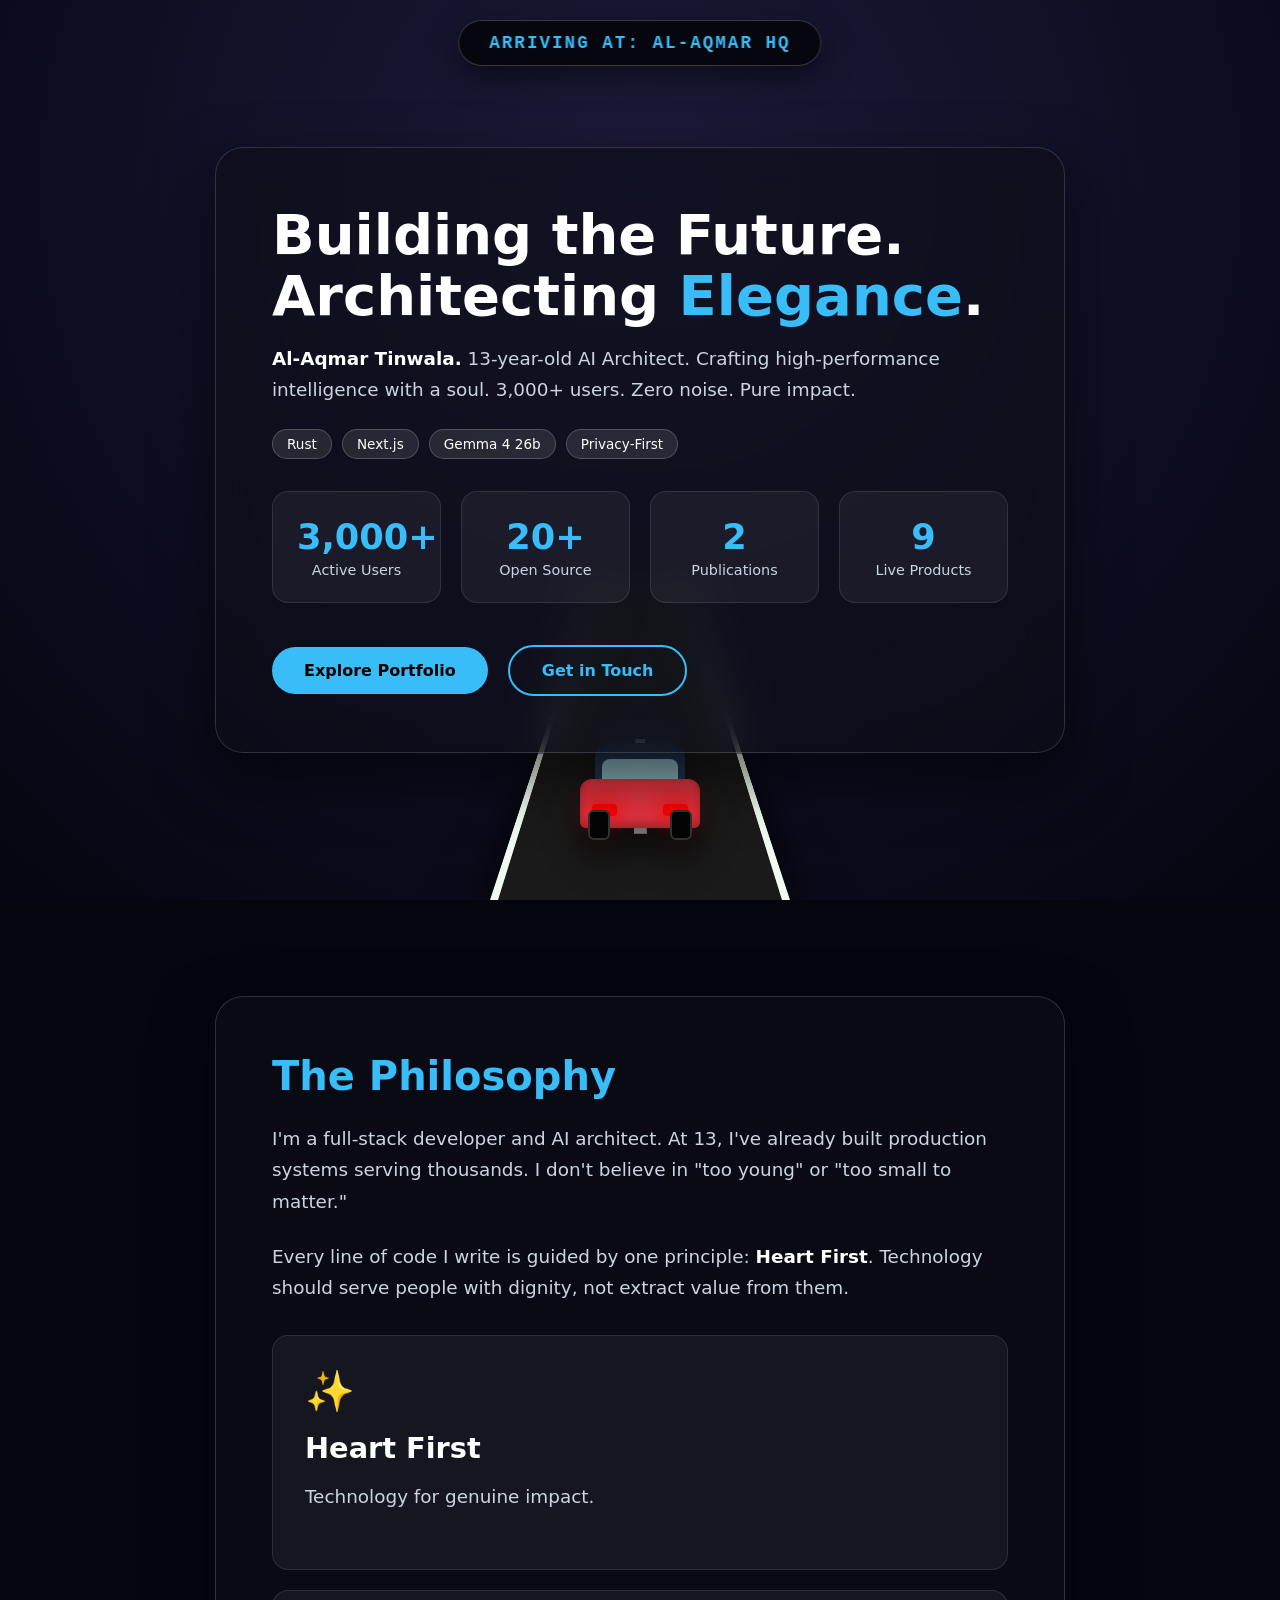
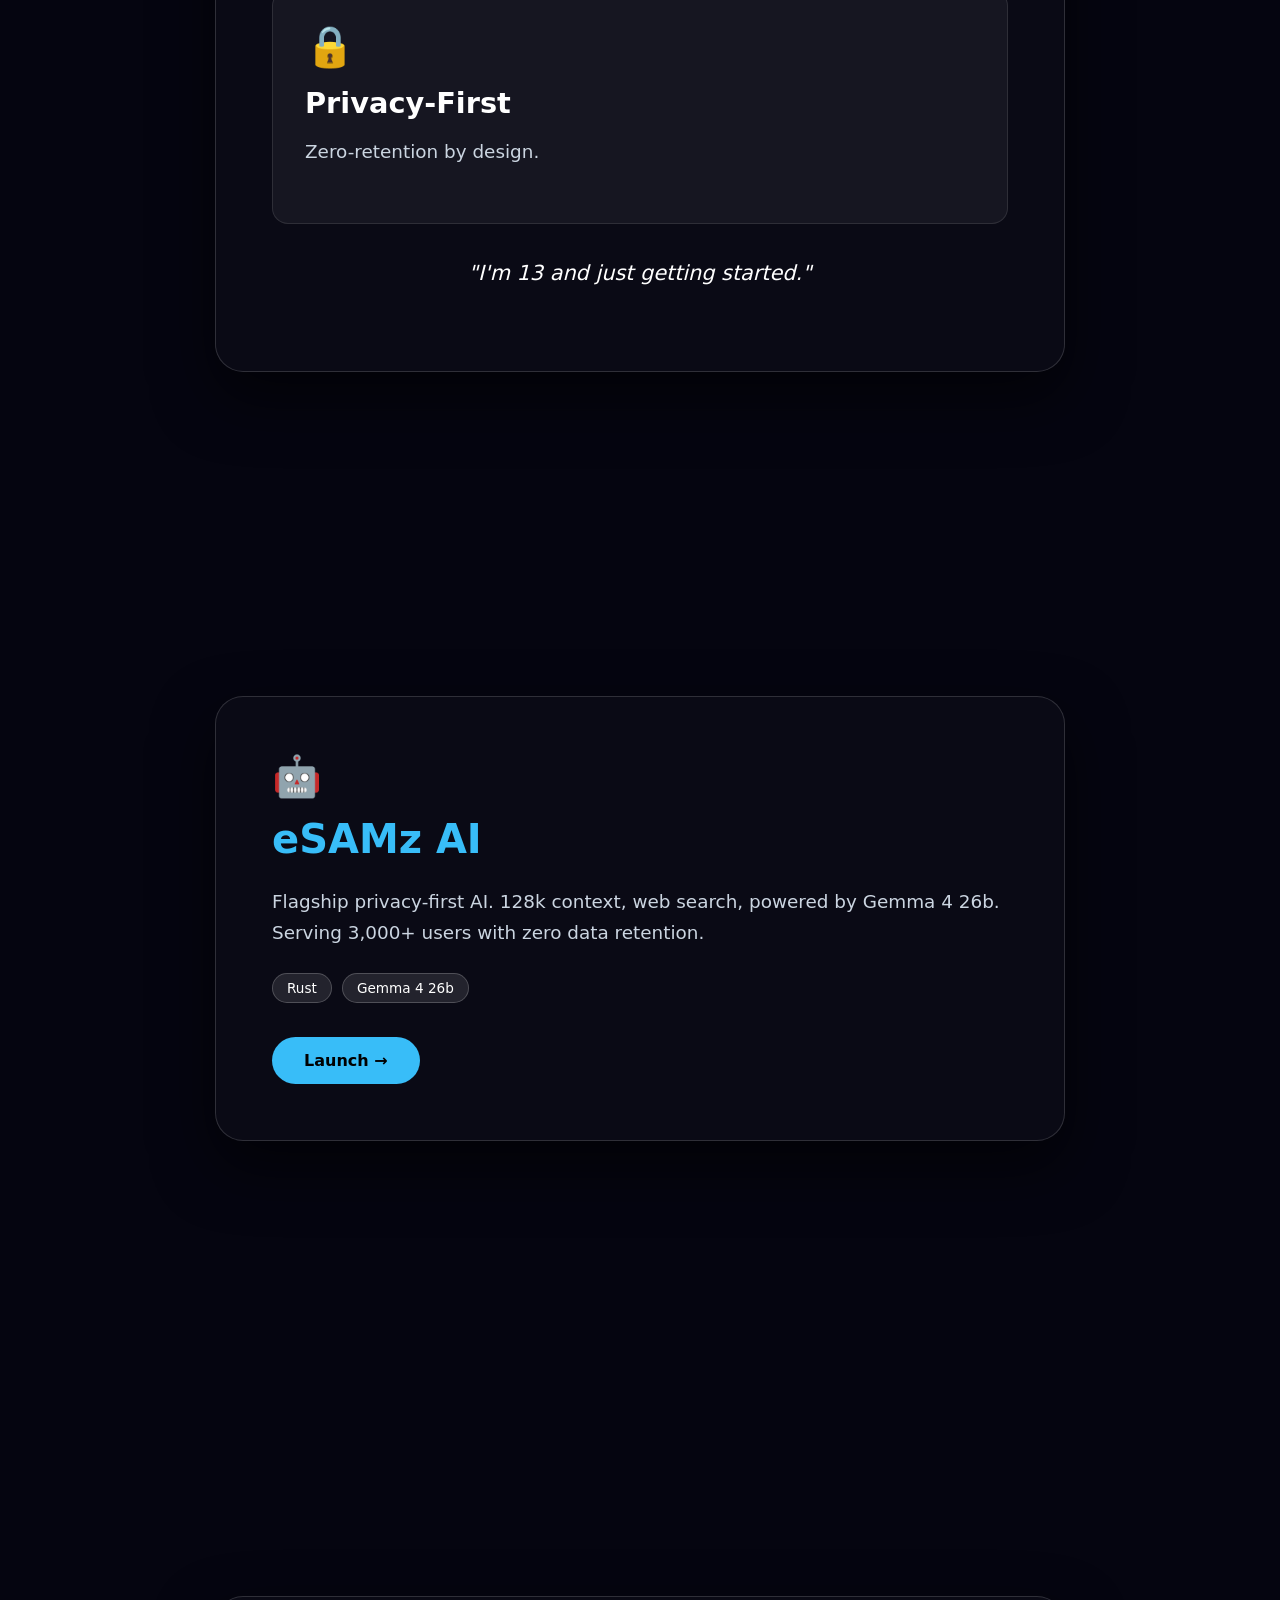
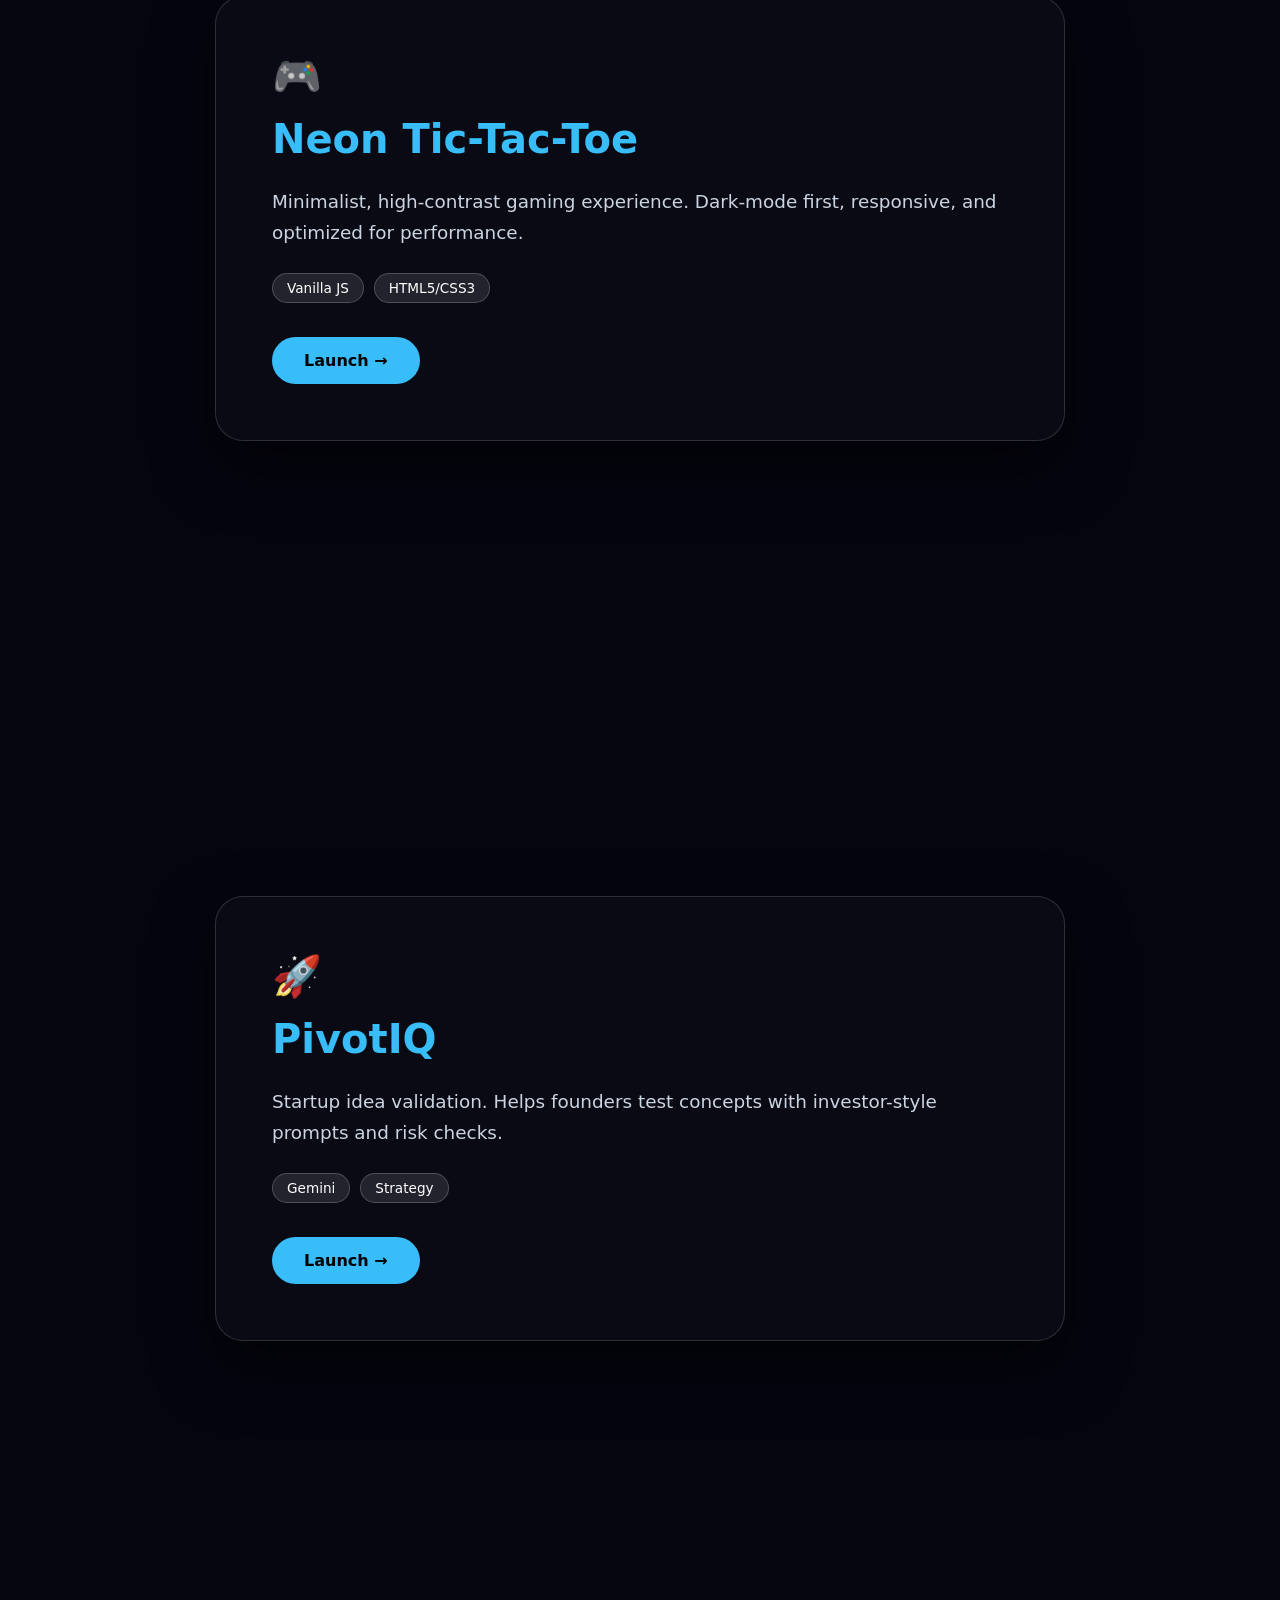
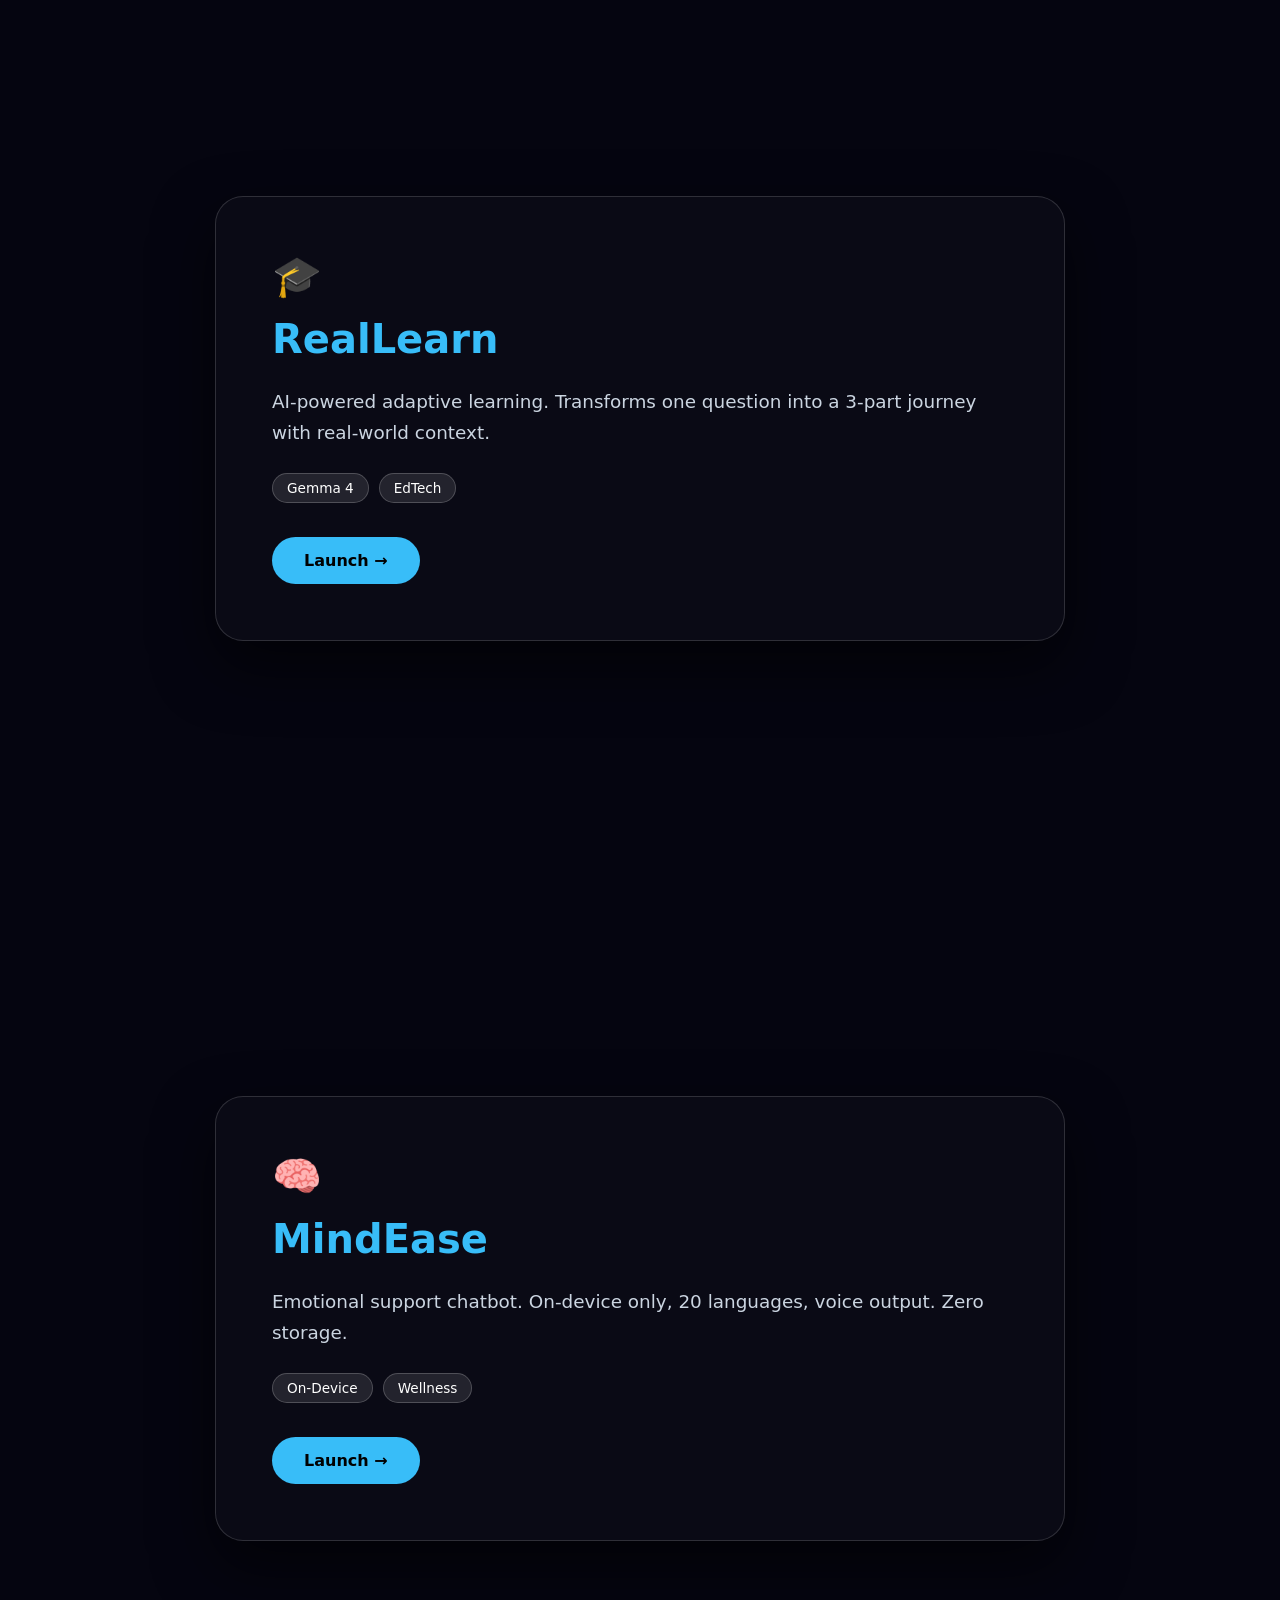
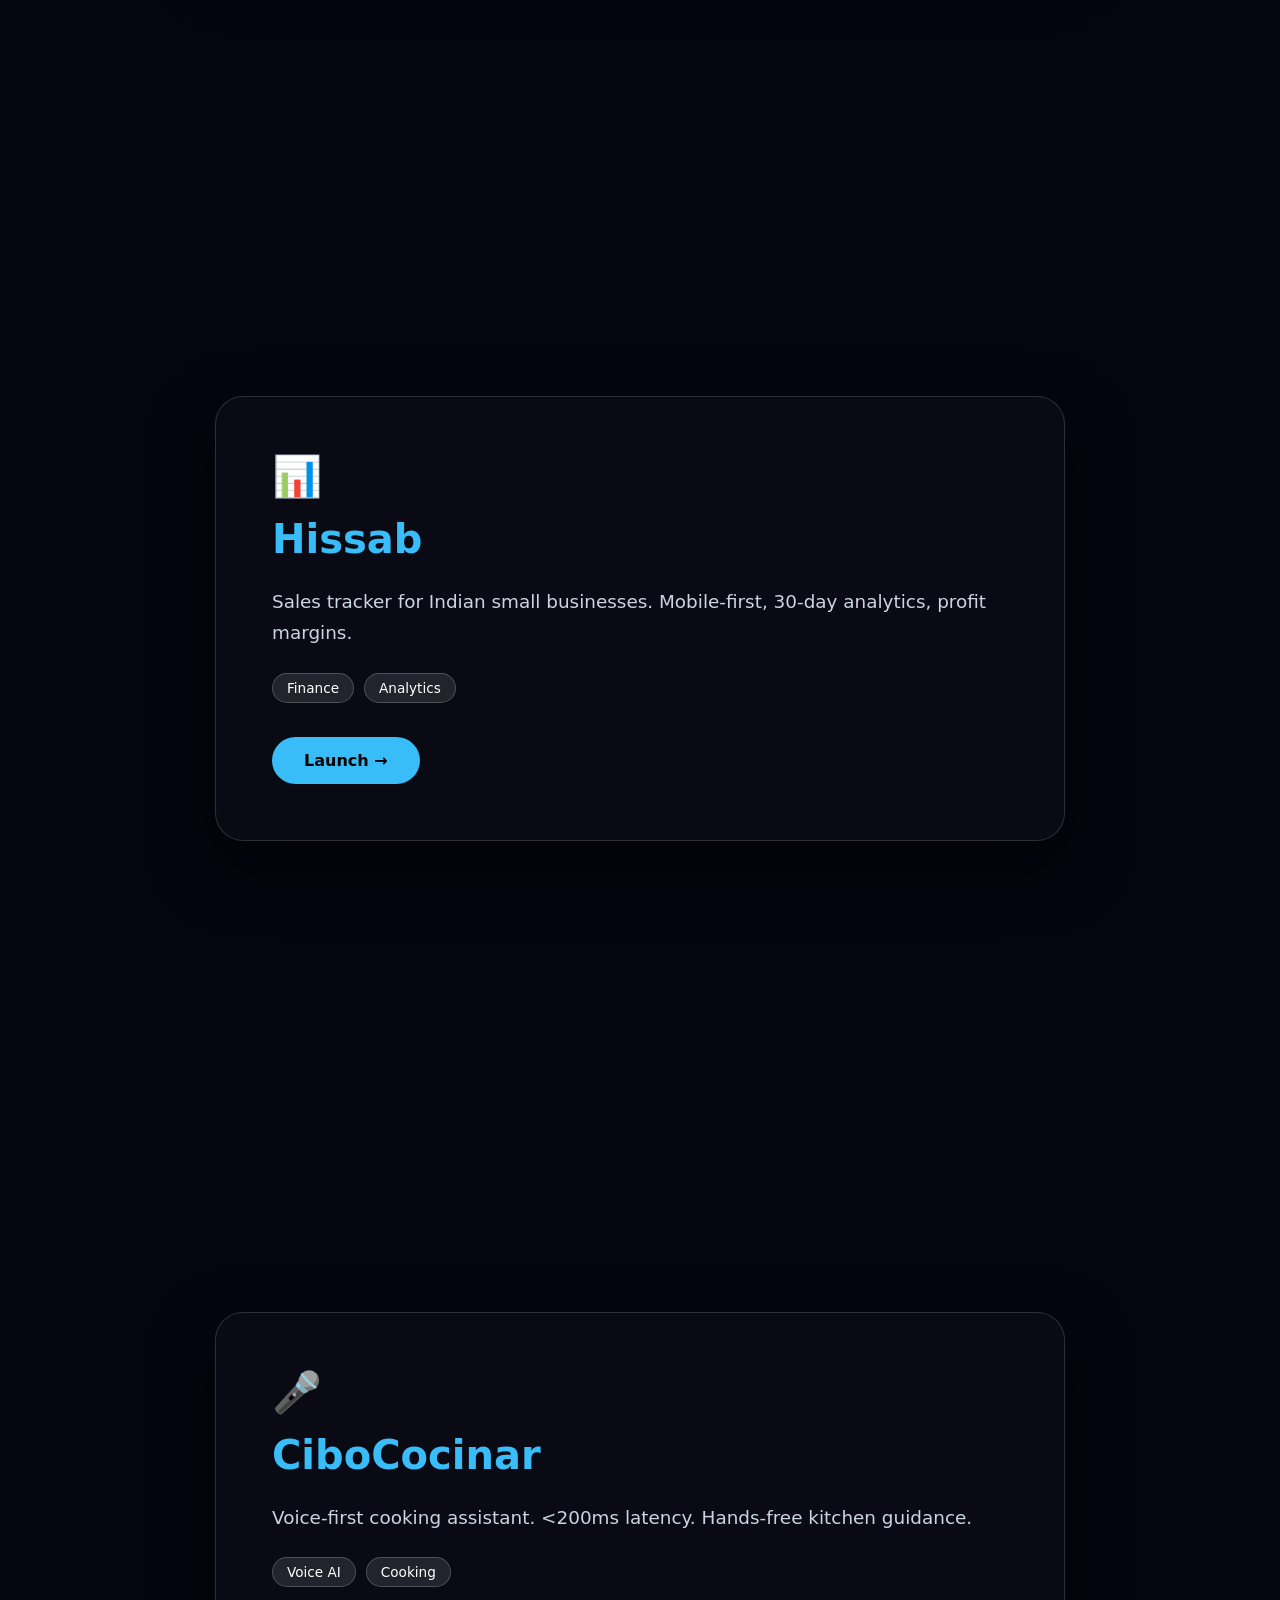
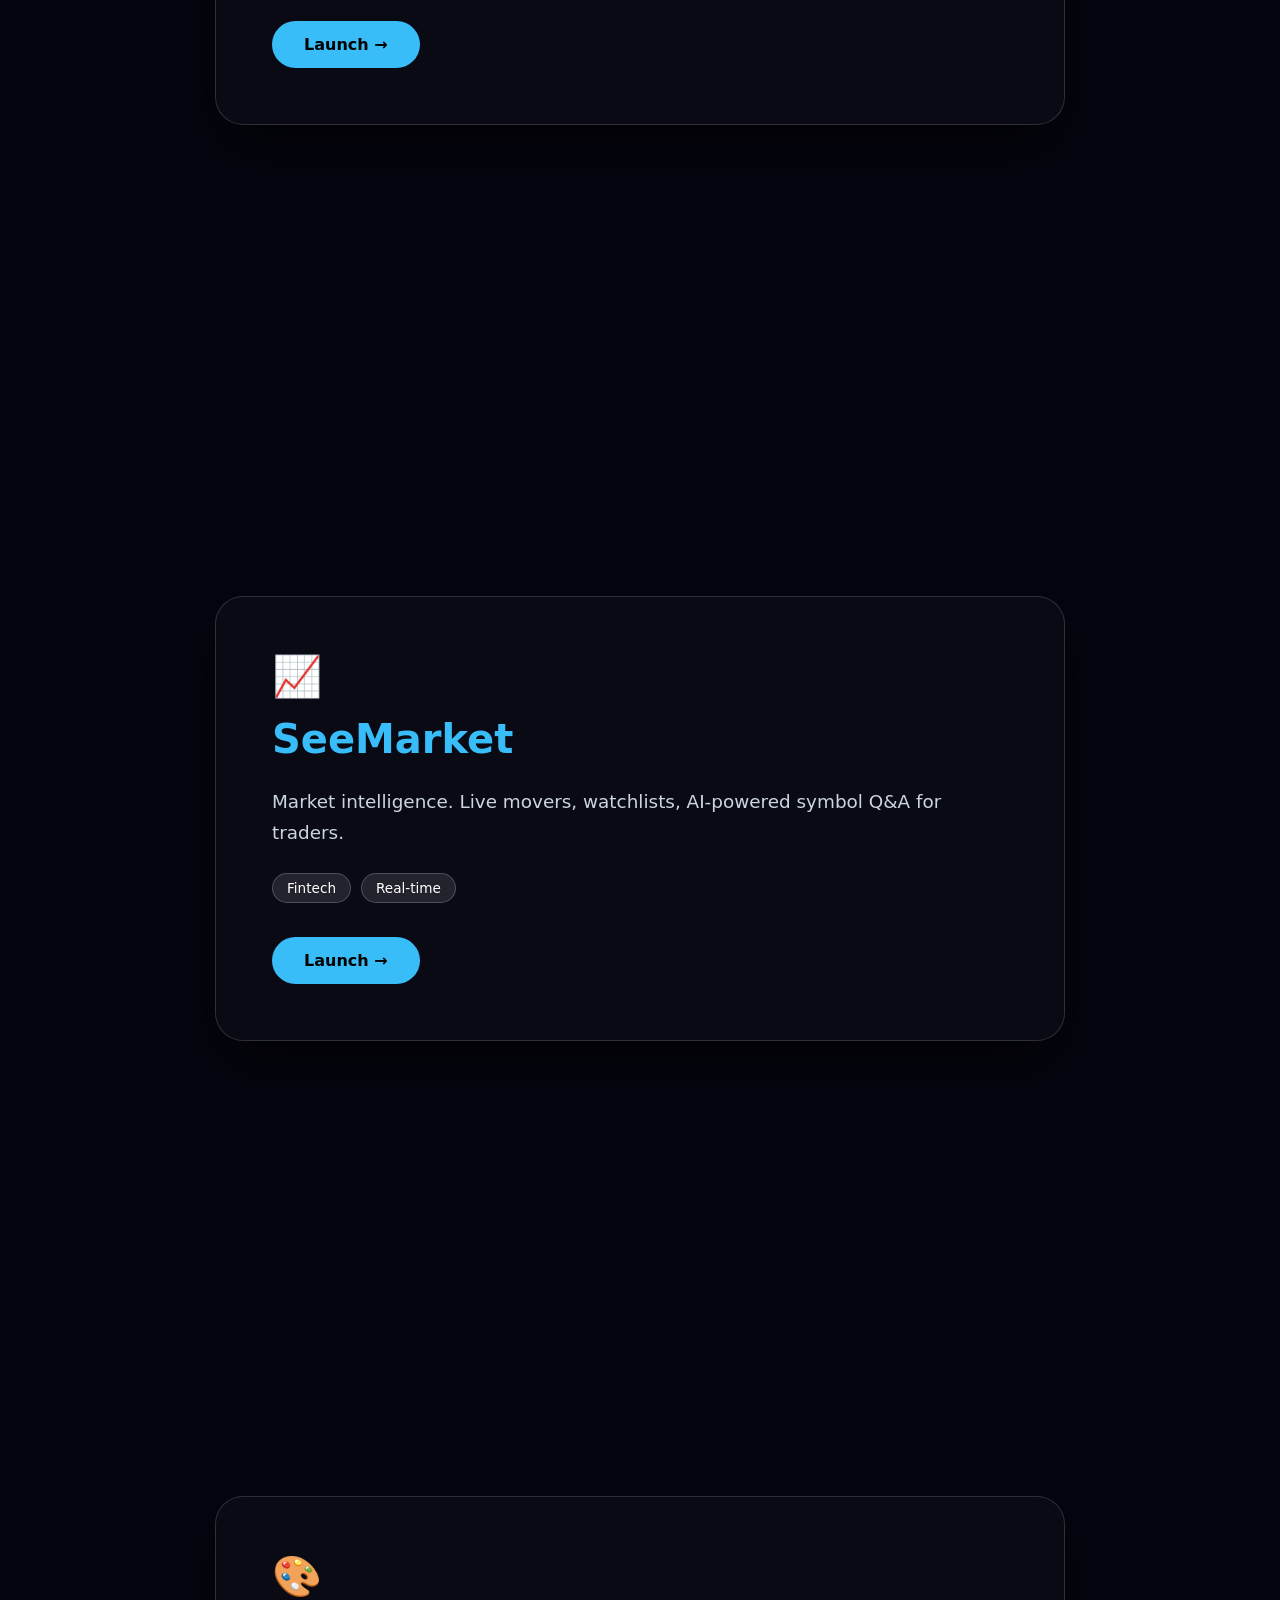
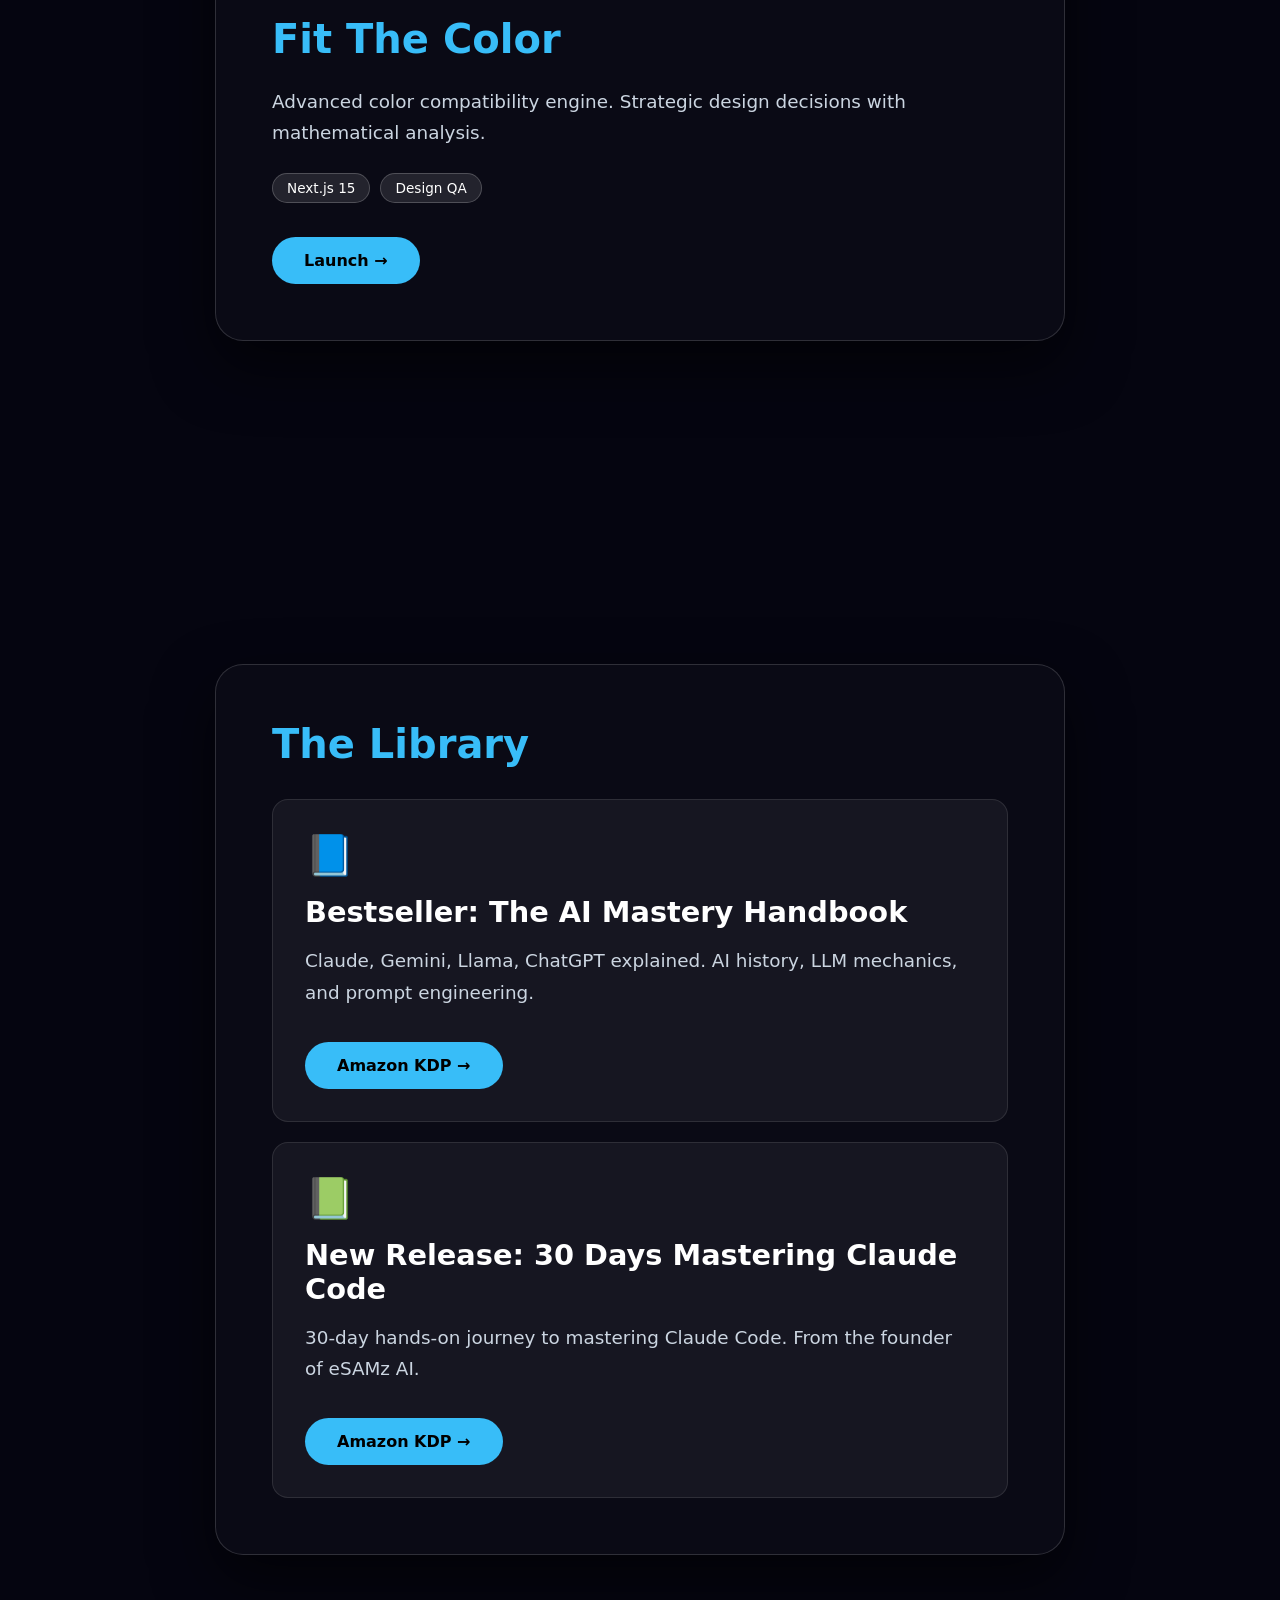
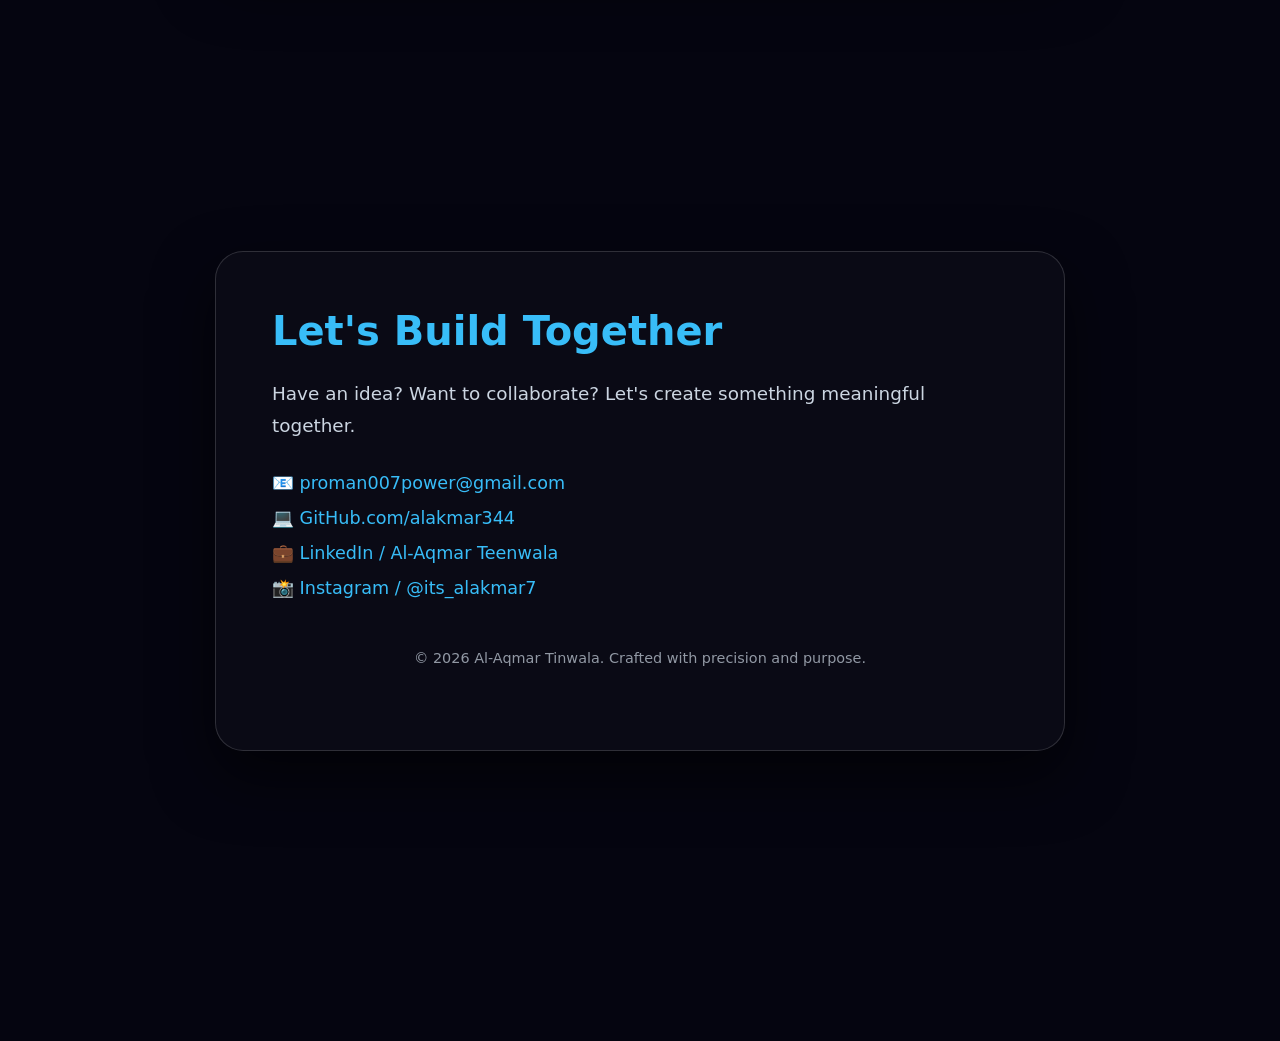
<file: code.html>
<!DOCTYPE html>
<html lang="en">
<head>
    <meta charset="UTF-8">
    <meta name="viewport" content="width=device-width, initial-scale=1.0">
    <title>Al-Aqmar Tinwala | 3D Portfolio</title>
    <style>
        :root {
            --glass-bg: rgba(15, 15, 25, 0.65);
            --glass-border: rgba(255, 255, 255, 0.15);
            --text-main: #ffffff;
            --text-sub: #cbd5e1;
            --accent: #38bdf8;
        }

        * { margin: 0; padding: 0; box-sizing: border-box; }
        
        body {
            font-family: 'Segoe UI', system-ui, -apple-system, sans-serif;
            color: var(--text-main);
            overflow-x: hidden;
            background: #050510;
        }

        /* --- BACKGROUND & SCENERY LAYERS --- */
        #bg-layer {
            position: fixed;
            top: 0; left: 0; width: 100%; height: 100%;
            z-index: 0;
            transition: background 1.2s ease;
        }

        #scenery {
            position: fixed;
            top: 0; left: 0; width: 100%; height: 100%;
            z-index: 1;
            pointer-events: none;
            transition: opacity 0.8s ease;
            opacity: 0;
        }

        /* Background Themes */
        .bg-hero { background: radial-gradient(circle at 50% 20%, #1a1a3a 0%, #050510 100%); }
        .bg-philosophy { background: linear-gradient(135deg, #2b1055 0%, #7597de 100%); }
        .bg-ai { background: linear-gradient(to bottom, #0f2027, #203a43, #2c5364); }
        .bg-arcade { background: linear-gradient(to bottom, #141e30, #243b55); }
        .bg-startup { background: linear-gradient(to bottom, #e6dada, #274046); }
        .bg-school { background: linear-gradient(to bottom, #4ca1af 0%, #c4e0e5 60%, #8B4513 100%); }
        .bg-zen { background: linear-gradient(to bottom, #134e5e, #71b280); }
        .bg-market { background: linear-gradient(to bottom, #ff9966, #ff5e62); }
        .bg-kitchen { background: linear-gradient(to bottom, #ffffff, #e6e9f0); }
        .bg-stock { background: linear-gradient(to bottom, #000428, #004e92); }
        .bg-art { background: linear-gradient(135deg, #ff0844 0%, #ffb199 100%); }
        .bg-library { background: linear-gradient(to bottom, #3e2723, #1b120f); }
        .bg-contact { background: linear-gradient(to bottom, #ff512f, #dd2476); }

        /* Scenery Elements */
        .scn-hero::before {
            content: ''; position: absolute; width: 2px; height: 2px; background: white;
            box-shadow: 100px 50px white, 200px 150px white, 300px 80px white, 400px 200px white, 500px 100px white, 600px 250px white, 700px 50px white, 800px 180px white, 900px 120px white;
            border-radius: 50%;
        }
        .scn-hero::after {
            content: ''; position: absolute; top: 10%; right: 15%; width: 80px; height: 80px;
            background: #fff; border-radius: 50%; box-shadow: 0 0 40px #fff, 0 0 80px #a8dadc;
        }
        .scn-school::after {
            content: '🏫'; position: absolute; bottom: 35vh; left: 50%; transform: translateX(-50%);
            font-size: 180px; filter: drop-shadow(0 10px 20px rgba(0,0,0,0.5));
        }
        .scn-ai::before {
            content: ''; position: absolute; top: 0; left: 0; width: 100%; height: 100%;
            background-image: linear-gradient(rgba(0, 255, 255, 0.05) 1px, transparent 1px), linear-gradient(90deg, rgba(0, 255, 255, 0.05) 1px, transparent 1px);
            background-size: 50px 50px;
        }
        .scn-arcade::before {
            content: '🕹️'; position: absolute; bottom: 35vh; right: 15%; font-size: 150px; opacity: 0.3;
        }
        .scn-startup::after {
            content: '🏢'; position: absolute; bottom: 35vh; left: 15%; font-size: 150px; opacity: 0.4;
        }
        .scn-zen::after {
            content: '🌿'; position: absolute; bottom: 35vh; left: 50%; transform: translateX(-50%); font-size: 150px; opacity: 0.6;
        }
        .scn-market::after {
            content: '🏪'; position: absolute; bottom: 35vh; right: 20%; font-size: 150px; opacity: 0.5;
        }
        .scn-kitchen::after {
            content: '🍳'; position: absolute; bottom: 35vh; left: 20%; font-size: 150px; opacity: 0.4;
        }
        .scn-stock::before {
            content: '📈'; position: absolute; top: 20%; left: 10%; font-size: 200px; opacity: 0.1; color: #0f0;
        }
        .scn-art::after {
            content: '🎨'; position: absolute; bottom: 35vh; right: 15%; font-size: 150px; opacity: 0.5;
        }
        .scn-library::after {
            content: '📚'; position: absolute; bottom: 35vh; left: 50%; transform: translateX(-50%); font-size: 180px; opacity: 0.6;
        }
        .scn-contact::after {
            content: '🌅'; position: absolute; bottom: 35vh; left: 50%; transform: translateX(-50%); font-size: 200px; opacity: 0.8;
        }

        /* --- 3D ROAD & CAR --- */
        .road-container {
            position: fixed;
            bottom: 0; left: 0; width: 100%; height: 60vh;
            perspective: 400px;
            z-index: 2;
            pointer-events: none;
            overflow: hidden;
            mask-image: linear-gradient(to top, black 60%, transparent 100%);
        }

        .road {
            position: absolute;
            bottom: 0; left: 50%;
            width: 300px; height: 200%;
            transform: translateX(-50%) rotateX(65deg);
            transform-origin: bottom center;
            background-color: #1a1a1a;
            background-image: linear-gradient(to bottom, transparent 50%, #f1faee 50%, #f1faee 60%, transparent 60%);
            background-size: 15px 150px;
            background-position: center;
            background-repeat: repeat-y;
            animation: drive 0.4s linear infinite;
            box-shadow: 0 0 50px rgba(0,0,0,0.8);
        }

        .road::before, .road::after {
            content: ''; position: absolute; top: 0; bottom: 0; width: 8px; background: #f1faee;
        }
        .road::before { left: 0; }
        .road::after { right: 0; }

        @keyframes drive {
            from { background-position: center 0; }
            to { background-position: center 150px; }
        }

        .car {
            position: fixed;
            bottom: 8%; left: 50%;
            transform: translateX(-50%);
            z-index: 10;
            width: 120px; height: 90px;
            filter: drop-shadow(0 20px 15px rgba(0,0,0,0.6));
            animation: bounce 2s ease-in-out infinite;
        }

        @keyframes bounce {
            0%, 100% { transform: translateX(-50%) translateY(0); }
            50% { transform: translateX(-50%) translateY(-3px); }
        }

        .car-body {
            width: 100%; height: 55%; background: #e63946;
            border-radius: 12px 12px 6px 6px; position: absolute; bottom: 0;
            box-shadow: inset 0 -5px 10px rgba(0,0,0,0.3);
        }
        .car-roof {
            width: 75%; height: 45%; background: #1d3557;
            border-radius: 15px 15px 0 0; position: absolute; top: 5px; left: 12.5%;
        }
        .car-window {
            width: 85%; height: 60%; background: #a8dadc;
            border-radius: 8px 8px 0 0; position: absolute; bottom: 0; left: 7.5%;
            opacity: 0.8;
        }
        .wheel {
            width: 22px; height: 30px; background: #050505;
            border-radius: 6px; position: absolute; bottom: -12px;
            border: 2px solid #333;
        }
        .wheel.left { left: 8px; }
        .wheel.right { right: 8px; }
        .taillight {
            width: 25px; height: 12px; background: #ff0000;
            box-shadow: 0 0 20px #ff0000, 0 0 40px #ff0000;
            position: absolute; bottom: 12px; border-radius: 4px;
        }
        .taillight.left { left: 12px; }
        .taillight.right { right: 12px; }

        /* --- HUD --- */
        .hud {
            position: fixed; top: 20px; left: 50%;
            transform: translateX(-50%);
            z-index: 100;
            background: rgba(0,0,0,0.7);
            backdrop-filter: blur(12px);
            padding: 12px 30px;
            border-radius: 50px;
            border: 1px solid rgba(255,255,255,0.2);
            font-family: 'Courier New', monospace;
            font-size: 1.1rem;
            font-weight: bold;
            letter-spacing: 2px;
            color: var(--accent);
            box-shadow: 0 10px 30px rgba(0,0,0,0.5);
            text-align: center;
            white-space: nowrap;
        }

        /* --- CONTENT PANELS --- */
        main {
            position: relative;
            z-index: 10;
            padding-bottom: 10vh;
        }

        .panel {
            min-height: 100vh;
            display: flex;
            align-items: center;
            justify-content: center;
            padding: 6rem 2rem;
            position: relative;
        }

        .glass-card {
            background: var(--glass-bg);
            backdrop-filter: blur(20px);
            -webkit-backdrop-filter: blur(20px);
            border: 1px solid var(--glass-border);
            border-radius: 28px;
            padding: 3.5rem;
            max-width: 850px;
            width: 100%;
            box-shadow: 0 25px 60px rgba(0,0,0,0.6);
            transform: translateY(30px);
            opacity: 0;
            transition: all 0.8s cubic-bezier(0.2, 0.8, 0.2, 1);
        }

        .panel.active .glass-card {
            transform: translateY(0);
            opacity: 1;
        }

        h1 { font-size: 3.5rem; margin-bottom: 1rem; line-height: 1.1; }
        h2 { font-size: 2.5rem; margin-bottom: 1.5rem; color: var(--accent); }
        h3 { font-size: 1.8rem; margin-bottom: 1rem; }
        p { font-size: 1.15rem; line-height: 1.7; color: var(--text-sub); margin-bottom: 1.5rem; }
        
        .highlight { color: #fff; font-weight: 600; }
        
        .tags { display: flex; flex-wrap: wrap; gap: 10px; margin: 1.5rem 0; }
        .tag {
            background: rgba(255,255,255,0.1);
            padding: 6px 14px;
            border-radius: 20px;
            font-size: 0.85rem;
            border: 1px solid rgba(255,255,255,0.2);
        }

        .stats {
            display: grid;
            grid-template-columns: repeat(auto-fit, minmax(120px, 1fr));
            gap: 20px;
            margin: 2rem 0;
        }
        .stat-box {
            background: rgba(255,255,255,0.05);
            padding: 1.5rem;
            border-radius: 16px;
            text-align: center;
            border: 1px solid rgba(255,255,255,0.1);
        }
        .stat-num { font-size: 2.2rem; font-weight: 800; color: var(--accent); }
        .stat-label { font-size: 0.9rem; color: var(--text-sub); margin-top: 5px; }

        .btn {
            display: inline-block;
            padding: 14px 32px;
            background: var(--accent);
            color: #000;
            text-decoration: none;
            border-radius: 50px;
            font-weight: 700;
            font-size: 1rem;
            transition: all 0.3s;
            margin-right: 15px;
            margin-top: 10px;
        }
        .btn:hover { transform: translateY(-3px); box-shadow: 0 10px 20px rgba(56, 189, 248, 0.4); }
        .btn-outline {
            background: transparent;
            border: 2px solid var(--accent);
            color: var(--accent);
        }

        .project-grid {
            display: grid;
            grid-template-columns: 1fr;
            gap: 20px;
            margin-top: 2rem;
        }

        .project-item {
            background: rgba(255,255,255,0.05);
            padding: 2rem;
            border-radius: 16px;
            border: 1px solid rgba(255,255,255,0.1);
            transition: transform 0.3s;
        }
        .project-item:hover { transform: translateX(10px); border-color: var(--accent); }
        .project-icon { font-size: 2.5rem; margin-bottom: 1rem; }

        .contact-links {
            display: flex;
            flex-direction: column;
            gap: 15px;
            margin-top: 2rem;
        }
        .contact-links a {
            color: var(--accent);
            text-decoration: none;
            font-size: 1.1rem;
            display: flex;
            align-items: center;
            gap: 10px;
            transition: color 0.3s;
        }
        .contact-links a:hover { color: #fff; }

        /* Responsive */
        @media (max-width: 768px) {
            h1 { font-size: 2.5rem; }
            h2 { font-size: 2rem; }
            .glass-card { padding: 2rem; }
            .hud { font-size: 0.9rem; padding: 10px 20px; }
            .car { transform: scale(0.7) translateX(-70%); }
            .road { width: 200px; }
        }
    </style>
</head>
<body>

    <!-- Dynamic Background & Scenery -->
    <div id="bg-layer" class="bg-hero"></div>
    <div id="scenery" class="scn-hero active"></div>

    <!-- 3D Road & Car -->
    <div class="road-container">
        <div class="road"></div>
    </div>
    <div class="car">
        <div class="car-roof">
            <div class="car-window"></div>
        </div>
        <div class="car-body">
            <div class="taillight left"></div>
            <div class="taillight right"></div>
        </div>
        <div class="wheel left"></div>
        <div class="wheel right"></div>
    </div>

    <!-- HUD -->
    <div class="hud">
        ARRIVING AT: <span id="dest-text">AL-AQMAR HQ</span>
    </div>

    <!-- Main Content -->
    <main>
        <!-- Hero -->
        <section class="panel active" data-bg="bg-hero" data-dest="AL-AQMAR HQ" data-scn="scn-hero">
            <div class="glass-card">
                <h1>Building the Future.<br>Architecting <span style="color: var(--accent)">Elegance</span>.</h1>
                <p><span class="highlight">Al-Aqmar Tinwala.</span> 13-year-old AI Architect. Crafting high-performance intelligence with a soul. 3,000+ users. Zero noise. Pure impact.</p>
                <div class="tags">
                    <span class="tag">Rust</span>
                    <span class="tag">Next.js</span>
                    <span class="tag">Gemma 4 26b</span>
                    <span class="tag">Privacy-First</span>
                </div>
                <div class="stats">
                    <div class="stat-box"><div class="stat-num">3,000+</div><div class="stat-label">Active Users</div></div>
                    <div class="stat-box"><div class="stat-num">20+</div><div class="stat-label">Open Source</div></div>
                    <div class="stat-box"><div class="stat-num">2</div><div class="stat-label">Publications</div></div>
                    <div class="stat-box"><div class="stat-num">9</div><div class="stat-label">Live Products</div></div>
                </div>
                <a href="#philosophy" class="btn">Explore Portfolio</a>
                <a href="#contact" class="btn btn-outline">Get in Touch</a>
            </div>
        </section>

        <!-- Philosophy -->
        <section class="panel" id="philosophy" data-bg="bg-philosophy" data-dest="THE PHILOSOPHY" data-scn="">
            <div class="glass-card">
                <h2>The Philosophy</h2>
                <p>I'm a full-stack developer and AI architect. At 13, I've already built production systems serving thousands. I don't believe in "too young" or "too small to matter."</p>
                <p>Every line of code I write is guided by one principle: <span class="highlight">Heart First</span>. Technology should serve people with dignity, not extract value from them.</p>
                <div class="project-grid">
                    <div class="project-item">
                        <div class="project-icon">✨</div>
                        <h3>Heart First</h3>
                        <p>Technology for genuine impact.</p>
                    </div>
                    <div class="project-item">
                        <div class="project-icon">🔒</div>
                        <h3>Privacy-First</h3>
                        <p>Zero-retention by design.</p>
                    </div>
                </div>
                <p style="margin-top: 2rem; font-style: italic; font-size: 1.3rem; text-align: center; color: #fff;">"I'm 13 and just getting started."</p>
            </div>
        </section>

        <!-- Project 1: eSAMz AI -->
        <section class="panel" data-bg="bg-ai" data-dest="eSAMz AI LAB" data-scn="scn-ai">
            <div class="glass-card">
                <div class="project-icon">🤖</div>
                <h2>eSAMz AI</h2>
                <p>Flagship privacy-first AI. 128k context, web search, powered by Gemma 4 26b. Serving 3,000+ users with zero data retention.</p>
                <div class="tags"><span class="tag">Rust</span><span class="tag">Gemma 4 26b</span></div>
                <a href="#" class="btn">Launch →</a>
            </div>
        </section>

        <!-- Project 2: Neon Tic-Tac-Toe -->
        <section class="panel" data-bg="bg-arcade" data-dest="NEON ARCADE" data-scn="scn-arcade">
            <div class="glass-card">
                <div class="project-icon">🎮</div>
                <h2>Neon Tic-Tac-Toe</h2>
                <p>Minimalist, high-contrast gaming experience. Dark-mode first, responsive, and optimized for performance.</p>
                <div class="tags"><span class="tag">Vanilla JS</span><span class="tag">HTML5/CSS3</span></div>
                <a href="#" class="btn">Launch →</a>
            </div>
        </section>

        <!-- Project 3: PivotIQ -->
        <section class="panel" data-bg="bg-startup" data-dest="STARTUP HUB" data-scn="scn-startup">
            <div class="glass-card">
                <div class="project-icon">🚀</div>
                <h2>PivotIQ</h2>
                <p>Startup idea validation. Helps founders test concepts with investor-style prompts and risk checks.</p>
                <div class="tags"><span class="tag">Gemini</span><span class="tag">Strategy</span></div>
                <a href="#" class="btn">Launch →</a>
            </div>
        </section>

        <!-- Project 4: RealLearn (SCHOOL) -->
        <section class="panel" data-bg="bg-school" data-dest="REALLEARN SCHOOL" data-scn="scn-school">
            <div class="glass-card">
                <div class="project-icon">🎓</div>
                <h2>RealLearn</h2>
                <p>AI-powered adaptive learning. Transforms one question into a 3-part journey with real-world context.</p>
                <div class="tags"><span class="tag">Gemma 4</span><span class="tag">EdTech</span></div>
                <a href="#" class="btn">Launch →</a>
            </div>
        </section>

        <!-- Project 5: MindEase -->
        <section class="panel" data-bg="bg-zen" data-dest="ZEN GARDEN" data-scn="scn-zen">
            <div class="glass-card">
                <div class="project-icon">🧠</div>
                <h2>MindEase</h2>
                <p>Emotional support chatbot. On-device only, 20 languages, voice output. Zero storage.</p>
                <div class="tags"><span class="tag">On-Device</span><span class="tag">Wellness</span></div>
                <a href="#" class="btn">Launch →</a>
            </div>
        </section>

        <!-- Project 6: Hissab -->
        <section class="panel" data-bg="bg-market" data-dest="LOCAL MARKET" data-scn="scn-market">
            <div class="glass-card">
                <div class="project-icon">📊</div>
                <h2>Hissab</h2>
                <p>Sales tracker for Indian small businesses. Mobile-first, 30-day analytics, profit margins.</p>
                <div class="tags"><span class="tag">Finance</span><span class="tag">Analytics</span></div>
                <a href="#" class="btn">Launch →</a>
            </div>
        </section>

        <!-- Project 7: CiboCocinar -->
        <section class="panel" data-bg="bg-kitchen" data-dest="MODERN KITCHEN" data-scn="scn-kitchen">
            <div class="glass-card">
                <div class="project-icon">🎤</div>
                <h2>CiboCocinar</h2>
                <p>Voice-first cooking assistant. <200ms latency. Hands-free kitchen guidance.</p>
                <div class="tags"><span class="tag">Voice AI</span><span class="tag">Cooking</span></div>
                <a href="#" class="btn">Launch →</a>
            </div>
        </section>

        <!-- Project 8: SeeMarket -->
        <section class="panel" data-bg="bg-stock" data-dest="STOCK EXCHANGE" data-scn="scn-stock">
            <div class="glass-card">
                <div class="project-icon">📈</div>
                <h2>SeeMarket</h2>
                <p>Market intelligence. Live movers, watchlists, AI-powered symbol Q&A for traders.</p>
                <div class="tags"><span class="tag">Fintech</span><span class="tag">Real-time</span></div>
                <a href="#" class="btn">Launch →</a>
            </div>
        </section>

        <!-- Project 9: Fit The Color -->
        <section class="panel" data-bg="bg-art" data-dest="ART STUDIO" data-scn="scn-art">
            <div class="glass-card">
                <div class="project-icon">🎨</div>
                <h2>Fit The Color</h2>
                <p>Advanced color compatibility engine. Strategic design decisions with mathematical analysis.</p>
                <div class="tags"><span class="tag">Next.js 15</span><span class="tag">Design QA</span></div>
                <a href="#" class="btn">Launch →</a>
            </div>
        </section>

        <!-- Library -->
        <section class="panel" data-bg="bg-library" data-dest="THE LIBRARY" data-scn="scn-library">
            <div class="glass-card">
                <h2>The Library</h2>
                <div class="project-grid">
                    <div class="project-item">
                        <div class="project-icon">📘</div>
                        <h3>Bestseller: The AI Mastery Handbook</h3>
                        <p>Claude, Gemini, Llama, ChatGPT explained. AI history, LLM mechanics, and prompt engineering.</p>
                        <a href="#" class="btn">Amazon KDP →</a>
                    </div>
                    <div class="project-item">
                        <div class="project-icon">📗</div>
                        <h3>New Release: 30 Days Mastering Claude Code</h3>
                        <p>30-day hands-on journey to mastering Claude Code. From the founder of eSAMz AI.</p>
                        <a href="#" class="btn">Amazon KDP →</a>
                    </div>
                </div>
            </div>
        </section>

        <!-- Contact -->
        <section class="panel" id="contact" data-bg="bg-contact" data-dest="JOURNEY'S END" data-scn="scn-contact">
            <div class="glass-card">
                <h2>Let's Build Together</h2>
                <p>Have an idea? Want to collaborate? Let's create something meaningful together.</p>
                <div class="contact-links">
                    <a href="mailto:proman007power@gmail.com">📧 proman007power@gmail.com</a>
                    <a href="https://GitHub.com/alakmar344" target="_blank">💻 GitHub.com/alakmar344</a>
                    <a href="https://linkedin.com/in/alakmar-teenwala-054067393" target="_blank">💼 LinkedIn / Al-Aqmar Teenwala</a>
                    <a href="https://instagram.com/its_alakmar7" target="_blank">📸 Instagram / @its_alakmar7</a>
                </div>
                <p style="margin-top: 3rem; font-size: 0.9rem; opacity: 0.7; text-align: center;">© 2026 Al-Aqmar Tinwala. Crafted with precision and purpose.</p>
            </div>
        </section>
    </main>

    <script>
        const sections = document.querySelectorAll('.panel');
        const bgLayer = document.getElementById('bg-layer');
        const sceneryLayer = document.getElementById('scenery');
        const destText = document.getElementById('dest-text');

        const observer = new IntersectionObserver((entries) => {
            entries.forEach(entry => {
                if (entry.isIntersecting) {
                    entry.target.classList.add('active');
                    
                    const bg = entry.target.dataset.bg;
                    const dest = entry.target.dataset.dest;
                    const scn = entry.target.dataset.scn;
                    
                    // Update Background
                    bgLayer.className = 'bg-layer ' + bg;
                    
                    // Update Scenery
                    if (scn) {
                        sceneryLayer.className = 'scn ' + scn + ' active';
                    } else {
                        sceneryLayer.className = 'scenery';
                    }
                    
                    // Update HUD
                    destText.textContent = dest;
                }
            });
        }, { threshold: 0.5 });

        sections.forEach(s => observer.observe(s));
    </script>
</body>
</html>
</file>
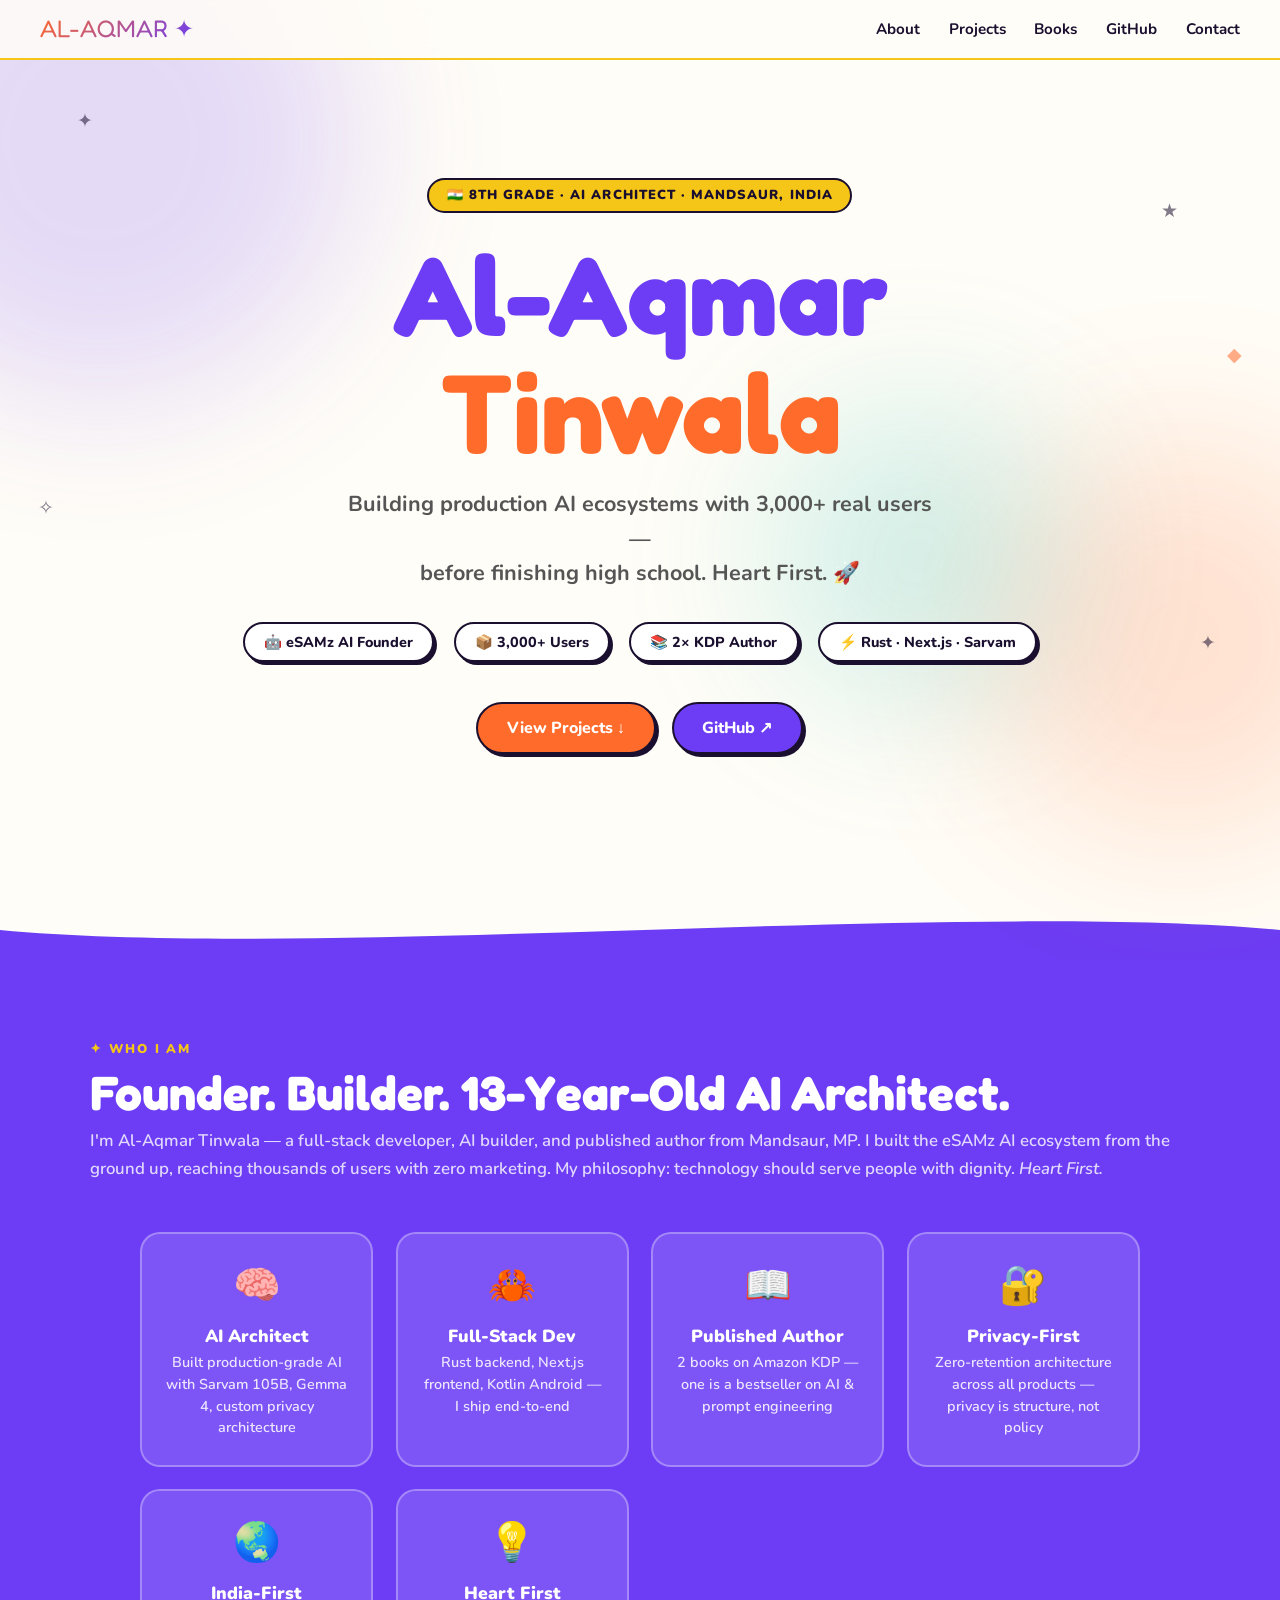
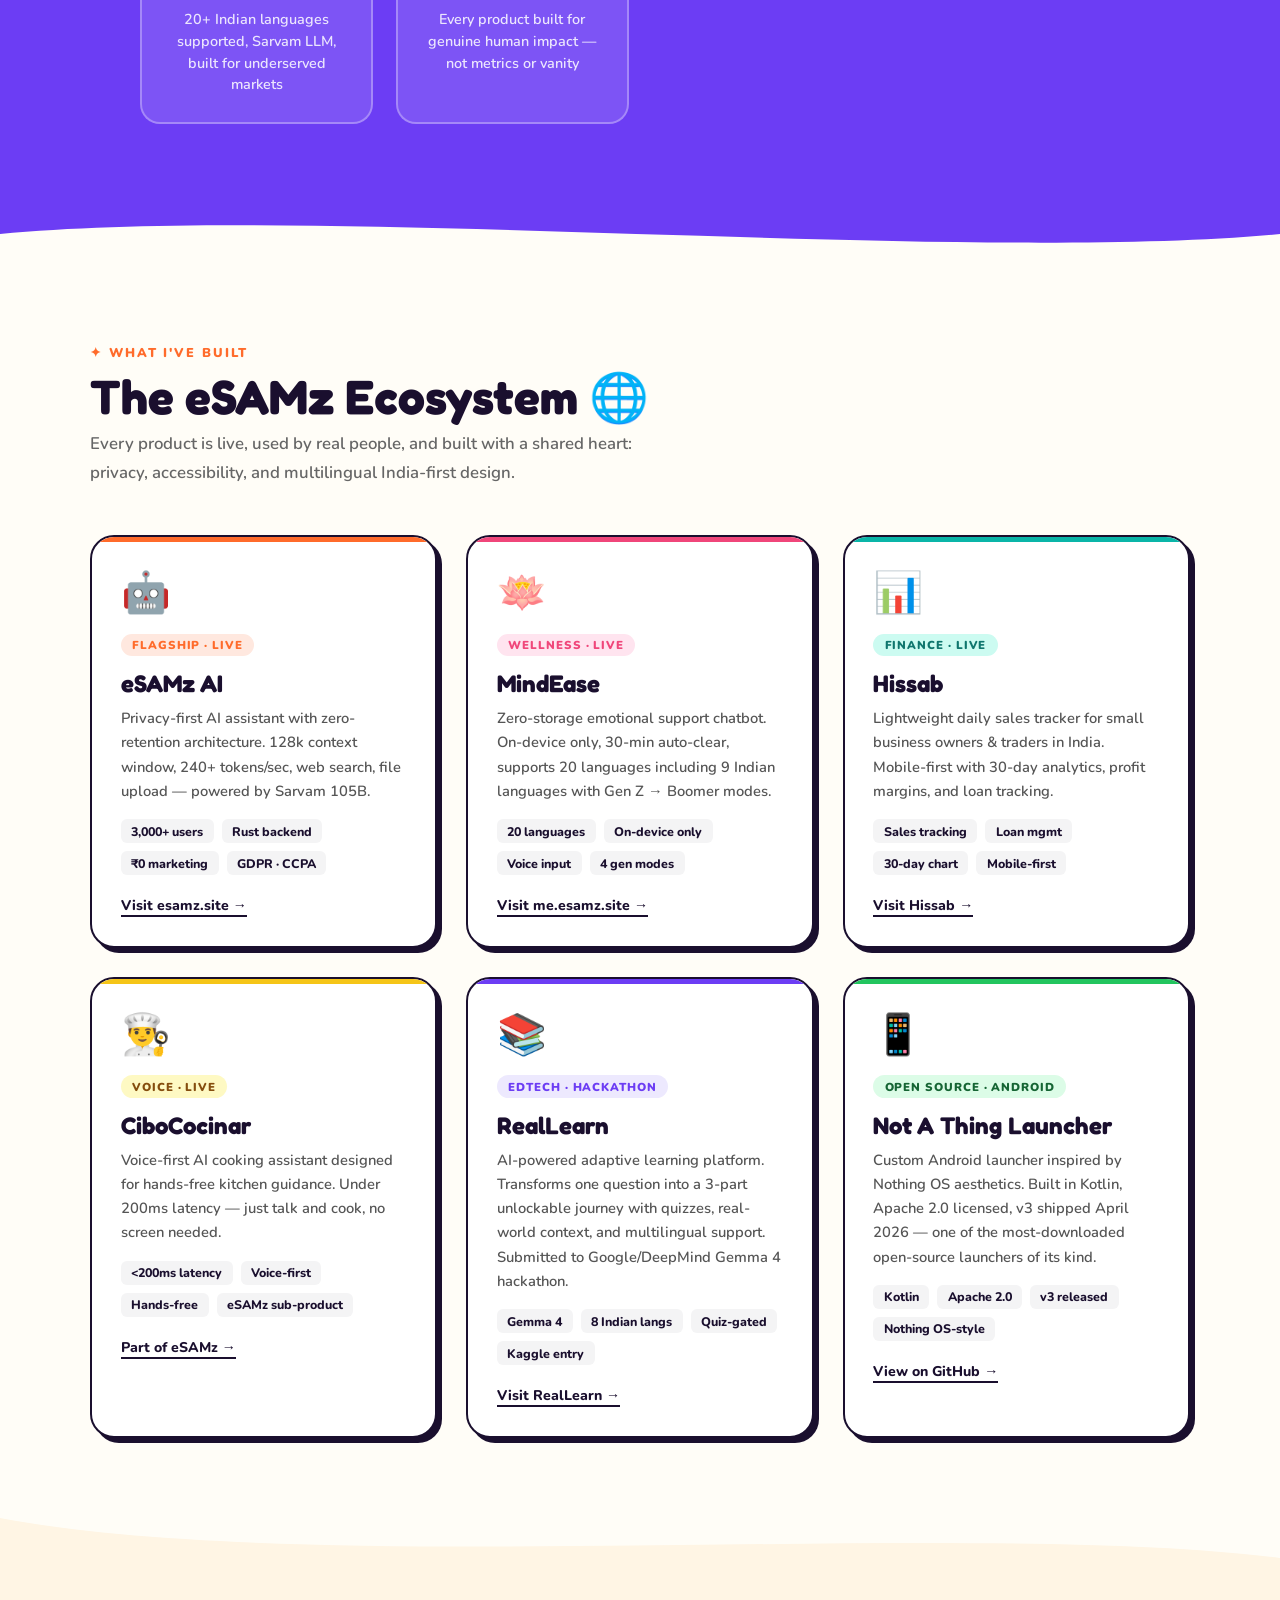
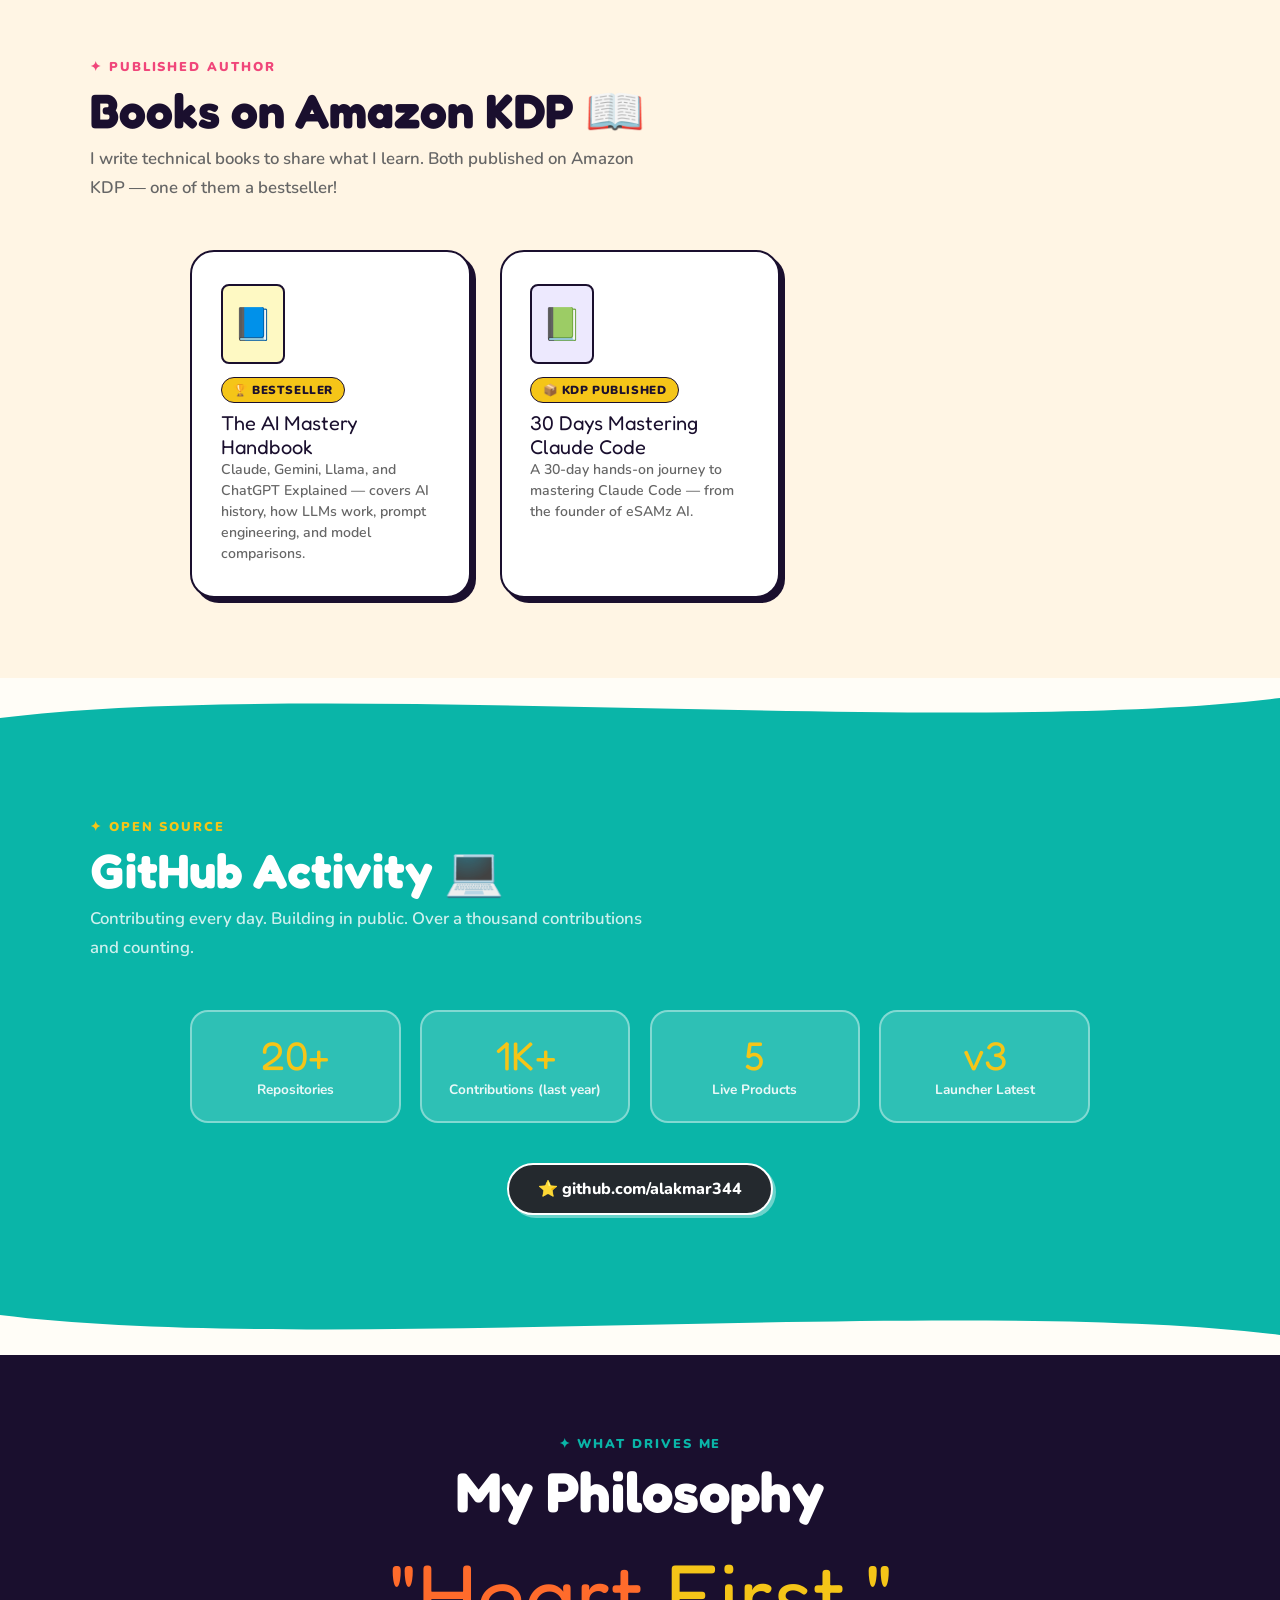
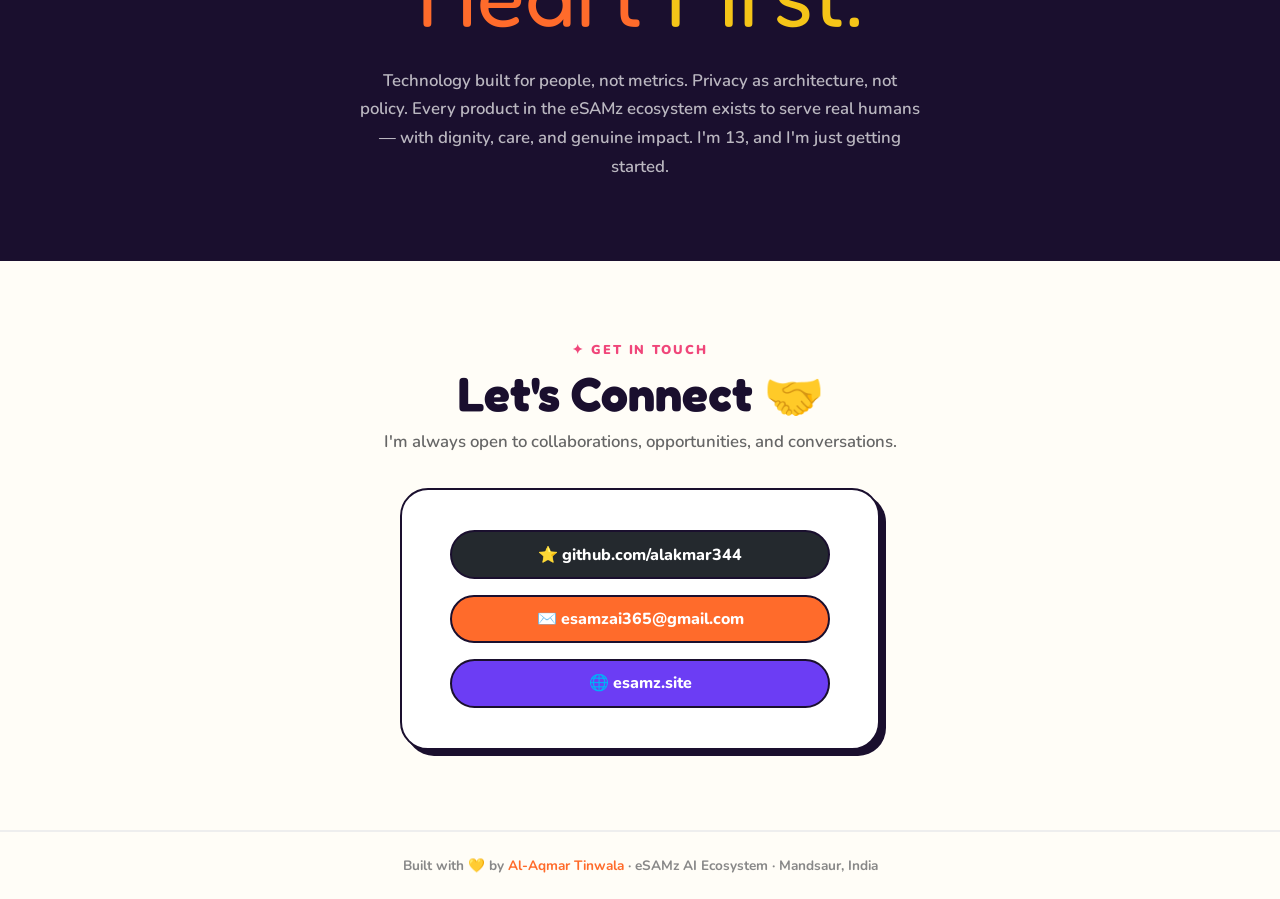
<file: portfolio.html>
<!DOCTYPE html>
<html lang="en">
<head>
<meta charset="UTF-8">
<meta name="viewport" content="width=device-width, initial-scale=1.0">
<title>Al-Aqmar Tinwala — AI Architect & Builder</title>
<link rel="preconnect" href="https://fonts.googleapis.com">
<link href="https://fonts.googleapis.com/css2?family=Fredoka+One&family=Nunito:wght@400;600;700;800;900&family=Space+Mono:wght@400;700&display=swap" rel="stylesheet">
<style>
  :root {
    --orange:  #FF6B2B;
    --purple:  #6C3DF4;
    --teal:    #0AB5A8;
    --yellow:  #F5C518;
    --pink:    #F0467A;
    --green:   #22C55E;
    --cream:   #FFFDF7;
    --dark:    #1A0F2E;
    --card-bg: #FFFFFF;
  }

  *, *::before, *::after { box-sizing: border-box; margin: 0; padding: 0; }

  html { scroll-behavior: smooth; }

  body {
    font-family: 'Nunito', sans-serif;
    background: var(--cream);
    color: var(--dark);
    overflow-x: hidden;
  }

  /* ── FLOATING BLOBS ── */
  .blob {
    position: fixed;
    border-radius: 50%;
    filter: blur(80px);
    opacity: 0.18;
    pointer-events: none;
    z-index: 0;
    animation: blobDrift 12s ease-in-out infinite alternate;
  }
  .blob1 { width:520px;height:520px;background:var(--purple);top:-120px;left:-160px; }
  .blob2 { width:400px;height:400px;background:var(--orange);bottom:60px;right:-100px;animation-delay:3s; }
  .blob3 { width:300px;height:300px;background:var(--teal);top:45%;left:60%;animation-delay:6s; }

  @keyframes blobDrift {
    from { transform: translate(0,0) scale(1); }
    to   { transform: translate(30px,40px) scale(1.08); }
  }

  /* ── STARS DECORATION ── */
  .star {
    position: fixed;
    pointer-events: none;
    font-size: 1.2rem;
    animation: starFloat 6s ease-in-out infinite alternate;
    z-index: 0;
    opacity: 0.55;
  }
  @keyframes starFloat {
    from { transform: translateY(0) rotate(0deg); }
    to   { transform: translateY(-18px) rotate(20deg); }
  }

  /* ── NAV ── */
  nav {
    position: fixed; top: 0; left: 0; right: 0;
    z-index: 100;
    display: flex; align-items: center; justify-content: space-between;
    padding: 0.9rem 2.5rem;
    background: rgba(255,253,247,0.85);
    backdrop-filter: blur(12px);
    border-bottom: 2.5px solid var(--yellow);
  }
  .nav-logo {
    font-family: 'Fredoka One', cursive;
    font-size: 1.5rem;
    background: linear-gradient(135deg, var(--orange), var(--purple));
    -webkit-background-clip: text; -webkit-text-fill-color: transparent;
  }
  .nav-links { display: flex; gap: 1.8rem; list-style: none; }
  .nav-links a {
    text-decoration: none;
    color: var(--dark);
    font-weight: 700;
    font-size: 0.95rem;
    transition: color 0.2s;
    position: relative;
  }
  .nav-links a::after {
    content: '';
    position: absolute; bottom: -3px; left: 0; right: 0;
    height: 2.5px;
    border-radius: 99px;
    background: var(--orange);
    transform: scaleX(0);
    transition: transform 0.2s;
  }
  .nav-links a:hover { color: var(--orange); }
  .nav-links a:hover::after { transform: scaleX(1); }

  /* ── HERO ── */
  #hero {
    position: relative;
    min-height: 100vh;
    display: flex;
    flex-direction: column;
    justify-content: center;
    align-items: center;
    text-align: center;
    padding: 6rem 2rem 4rem;
    z-index: 1;
  }

  .hero-badge {
    display: inline-block;
    background: var(--yellow);
    color: var(--dark);
    font-weight: 900;
    font-size: 0.82rem;
    letter-spacing: 0.08em;
    text-transform: uppercase;
    padding: 0.4rem 1.1rem;
    border-radius: 99px;
    border: 2.5px solid var(--dark);
    margin-bottom: 1.4rem;
    animation: popIn 0.6s cubic-bezier(0.34,1.56,0.64,1) 0.2s both;
  }

  .hero-name {
    font-family: 'Fredoka One', cursive;
    font-size: clamp(3.2rem, 9vw, 7rem);
    line-height: 1.05;
    margin-bottom: 1rem;
    animation: popIn 0.7s cubic-bezier(0.34,1.56,0.64,1) 0.35s both;
  }
  .hero-name span { display: block; }
  .hero-name .line1 { color: var(--purple); }
  .hero-name .line2 { color: var(--orange); }

  .hero-sub {
    font-size: clamp(1rem, 2.5vw, 1.35rem);
    font-weight: 700;
    color: #555;
    max-width: 600px;
    margin-bottom: 2rem;
    line-height: 1.6;
    animation: popIn 0.7s cubic-bezier(0.34,1.56,0.64,1) 0.5s both;
  }

  .hero-stats {
    display: flex;
    gap: 1.2rem;
    flex-wrap: wrap;
    justify-content: center;
    margin-bottom: 2.5rem;
    animation: popIn 0.7s cubic-bezier(0.34,1.56,0.64,1) 0.65s both;
  }
  .stat-pill {
    background: var(--card-bg);
    border: 2.5px solid var(--dark);
    border-radius: 99px;
    padding: 0.5rem 1.2rem;
    font-weight: 800;
    font-size: 0.9rem;
    box-shadow: 3px 3px 0 var(--dark);
    display: flex; align-items: center; gap: 0.4rem;
  }

  .hero-cta {
    display: flex; gap: 1rem; flex-wrap: wrap; justify-content: center;
    animation: popIn 0.7s cubic-bezier(0.34,1.56,0.64,1) 0.8s both;
  }
  .btn {
    display: inline-flex; align-items: center; gap: 0.5rem;
    padding: 0.8rem 1.8rem;
    border-radius: 99px;
    font-weight: 800;
    font-size: 1rem;
    font-family: 'Nunito', sans-serif;
    cursor: pointer;
    text-decoration: none;
    border: 2.5px solid var(--dark);
    transition: transform 0.15s, box-shadow 0.15s;
  }
  .btn:hover { transform: translate(-2px,-3px); box-shadow: 5px 5px 0 var(--dark); }
  .btn-primary { background: var(--orange); color: #fff; box-shadow: 3px 3px 0 var(--dark); }
  .btn-secondary { background: var(--purple); color: #fff; box-shadow: 3px 3px 0 var(--dark); }

  /* wavy divider */
  .wave { display: block; width: 100%; line-height: 0; }

  /* ── SECTION WRAPPER ── */
  section { position: relative; z-index: 1; padding: 5rem 2rem; }
  .section-label {
    font-size: 0.8rem;
    font-weight: 900;
    text-transform: uppercase;
    letter-spacing: 0.15em;
    margin-bottom: 0.5rem;
  }
  .section-title {
    font-family: 'Fredoka One', cursive;
    font-size: clamp(2rem, 5vw, 3rem);
    margin-bottom: 0.5rem;
    line-height: 1.1;
  }
  .section-intro {
    font-size: 1.05rem;
    color: #666;
    max-width: 560px;
    margin-bottom: 3rem;
    line-height: 1.7;
    font-weight: 600;
  }

  /* ── ABOUT ── */
  #about { background: var(--purple); color: #fff; }
  #about .section-label { color: var(--yellow); }
  #about .section-title { color: #fff; }
  #about .section-intro { color: rgba(255,255,255,0.8); max-width: 100%; }
  .about-grid {
    display: grid;
    grid-template-columns: repeat(auto-fit, minmax(220px,1fr));
    gap: 1.4rem;
    max-width: 1000px;
    margin: 0 auto;
  }
  .about-card {
    background: rgba(255,255,255,0.12);
    border: 2px solid rgba(255,255,255,0.3);
    border-radius: 20px;
    padding: 1.6rem 1.4rem;
    transition: transform 0.2s, background 0.2s;
    text-align: center;
  }
  .about-card:hover { transform: translateY(-6px); background: rgba(255,255,255,0.2); }
  .about-card .icon { font-size: 2.4rem; margin-bottom: 0.7rem; }
  .about-card h3 { font-size: 1.1rem; font-weight: 900; margin-bottom: 0.3rem; }
  .about-card p { font-size: 0.9rem; opacity: 0.85; font-weight: 600; line-height: 1.5; }

  /* ── PROJECTS ── */
  #projects { background: var(--cream); }
  #projects .section-label { color: var(--orange); }
  #projects .section-title { color: var(--dark); }
  .projects-grid {
    display: grid;
    grid-template-columns: repeat(auto-fill, minmax(300px,1fr));
    gap: 1.8rem;
    max-width: 1100px;
    margin: 0 auto;
  }
  .project-card {
    background: var(--card-bg);
    border: 2.5px solid var(--dark);
    border-radius: 24px;
    padding: 1.8rem;
    box-shadow: 5px 5px 0 var(--dark);
    transition: transform 0.2s, box-shadow 0.2s;
    position: relative;
    overflow: hidden;
  }
  .project-card::before {
    content: '';
    position: absolute;
    top: 0; left: 0; right: 0;
    height: 5px;
  }
  .project-card:hover { transform: translate(-3px,-5px); box-shadow: 8px 8px 0 var(--dark); }

  .card-accent-orange::before { background: var(--orange); }
  .card-accent-purple::before { background: var(--purple); }
  .card-accent-teal::before { background: var(--teal); }
  .card-accent-pink::before { background: var(--pink); }
  .card-accent-yellow::before { background: var(--yellow); }
  .card-accent-green::before { background: var(--green); }

  .project-emoji { font-size: 2.5rem; margin-bottom: 0.8rem; }
  .project-tag {
    display: inline-block;
    font-size: 0.72rem;
    font-weight: 900;
    text-transform: uppercase;
    letter-spacing: 0.08em;
    padding: 0.2rem 0.7rem;
    border-radius: 99px;
    margin-bottom: 0.8rem;
  }
  .tag-orange { background: #FFE8DF; color: var(--orange); }
  .tag-purple { background: #EDE9FE; color: var(--purple); }
  .tag-teal   { background: #CCFBF1; color: #0F766E; }
  .tag-pink   { background: #FFE4EF; color: var(--pink); }
  .tag-yellow { background: #FEF9C3; color: #854D0E; }
  .tag-green  { background: #DCFCE7; color: #166534; }

  .project-card h3 {
    font-family: 'Fredoka One', cursive;
    font-size: 1.5rem;
    margin-bottom: 0.5rem;
    color: var(--dark);
  }
  .project-card p {
    font-size: 0.92rem;
    line-height: 1.65;
    color: #555;
    margin-bottom: 1rem;
    font-weight: 600;
  }
  .project-metrics {
    display: flex; flex-wrap: wrap; gap: 0.5rem;
    margin-bottom: 1.2rem;
  }
  .metric {
    font-size: 0.78rem;
    font-weight: 800;
    padding: 0.22rem 0.65rem;
    border-radius: 6px;
    background: #F4F4F5;
    color: var(--dark);
  }
  .project-link {
    display: inline-flex; align-items: center; gap: 0.4rem;
    font-size: 0.88rem;
    font-weight: 800;
    text-decoration: none;
    color: var(--dark);
    border-bottom: 2px solid var(--dark);
    transition: gap 0.2s;
  }
  .project-link:hover { gap: 0.7rem; }

  /* ── BOOKS ── */
  #books { background: #FFF5E4; }
  #books .section-label { color: var(--pink); }
  .books-grid {
    display: grid;
    grid-template-columns: repeat(auto-fill, minmax(280px,1fr));
    gap: 1.8rem;
    max-width: 900px;
    margin: 0 auto;
  }
  .book-card {
    background: var(--card-bg);
    border: 2.5px solid var(--dark);
    border-radius: 24px;
    padding: 2rem 1.8rem;
    box-shadow: 5px 5px 0 var(--dark);
    transition: transform 0.2s, box-shadow 0.2s;
    display: flex; flex-direction: column; gap: 0.8rem;
  }
  .book-card:hover { transform: translate(-3px,-5px); box-shadow: 8px 8px 0 var(--dark); }
  .book-cover {
    width: 64px; height: 80px;
    border-radius: 8px;
    display: flex; align-items: center; justify-content: center;
    font-size: 2rem;
    border: 2px solid var(--dark);
    flex-shrink: 0;
  }
  .book-title {
    font-family: 'Fredoka One', cursive;
    font-size: 1.25rem;
    line-height: 1.2;
    color: var(--dark);
  }
  .book-sub {
    font-size: 0.88rem;
    color: #666;
    font-weight: 600;
    line-height: 1.5;
  }
  .book-badge {
    display: inline-block;
    background: var(--yellow);
    color: var(--dark);
    font-size: 0.73rem;
    font-weight: 900;
    letter-spacing: 0.05em;
    text-transform: uppercase;
    padding: 0.25rem 0.7rem;
    border-radius: 99px;
    border: 1.5px solid var(--dark);
    width: fit-content;
  }

  /* ── GITHUB ── */
  #github { background: var(--teal); color: #fff; }
  #github .section-label { color: var(--yellow); }
  #github .section-title { color: #fff; }
  .gh-stats {
    display: grid;
    grid-template-columns: repeat(auto-fill, minmax(180px,1fr));
    gap: 1.2rem;
    max-width: 900px;
    margin: 0 auto 2.5rem;
  }
  .gh-stat {
    background: rgba(255,255,255,0.15);
    border: 2px solid rgba(255,255,255,0.4);
    border-radius: 18px;
    padding: 1.4rem 1.2rem;
    text-align: center;
    transition: transform 0.2s;
  }
  .gh-stat:hover { transform: translateY(-5px); background: rgba(255,255,255,0.25); }
  .gh-stat .num {
    font-family: 'Fredoka One', cursive;
    font-size: 2.5rem;
    color: var(--yellow);
    line-height: 1;
    margin-bottom: 0.3rem;
  }
  .gh-stat p { font-size: 0.85rem; font-weight: 700; opacity: 0.9; }

  /* ── PHILOSOPHY ── */
  #philosophy { background: var(--dark); color: #fff; text-align: center; }
  #philosophy .section-title { color: #fff; font-size: clamp(2rem,5vw,3.5rem); }
  .philosophy-quote {
    font-family: 'Fredoka One', cursive;
    font-size: clamp(2.5rem, 7vw, 5.5rem);
    line-height: 1.1;
    margin: 1.5rem auto;
    max-width: 800px;
  }
  .philosophy-quote .q1 { color: var(--orange); }
  .philosophy-quote .q2 { color: var(--yellow); }
  .philosophy-sub {
    font-size: 1.05rem;
    color: rgba(255,255,255,0.7);
    max-width: 560px;
    margin: 0 auto;
    font-weight: 600;
    line-height: 1.7;
  }

  /* ── CONTACT ── */
  #contact { background: var(--cream); text-align: center; }
  #contact .section-label { color: var(--pink); }
  #contact .section-title { color: var(--dark); }
  .contact-box {
    display: inline-flex;
    flex-direction: column;
    align-items: center;
    gap: 1rem;
    background: var(--card-bg);
    border: 2.5px solid var(--dark);
    border-radius: 28px;
    padding: 2.5rem 3rem;
    box-shadow: 6px 6px 0 var(--dark);
    max-width: 480px;
    width: 100%;
  }
  .contact-link {
    display: flex; align-items: center; gap: 0.6rem;
    text-decoration: none;
    color: var(--dark);
    font-weight: 800;
    font-size: 1rem;
    padding: 0.7rem 1.4rem;
    border: 2px solid var(--dark);
    border-radius: 99px;
    transition: transform 0.2s, box-shadow 0.2s, background 0.2s;
    width: 100%;
    justify-content: center;
  }
  .contact-link:hover { transform: translate(-2px,-3px); box-shadow: 4px 4px 0 var(--dark); }
  .link-gh   { background: #24292E; color: #fff; }
  .link-mail { background: var(--orange); color: #fff; }
  .link-site { background: var(--purple); color: #fff; }

  /* ── FOOTER ── */
  footer {
    text-align: center;
    padding: 1.5rem;
    font-size: 0.85rem;
    font-weight: 700;
    color: #888;
    border-top: 2px solid #eee;
    background: var(--cream);
  }
  footer span { color: var(--orange); }

  /* ── UTILS ── */
  .container { max-width: 1100px; margin: 0 auto; }
  @keyframes popIn {
    from { opacity: 0; transform: scale(0.8) translateY(20px); }
    to   { opacity: 1; transform: scale(1) translateY(0); }
  }
  .reveal {
    opacity: 0;
    transform: translateY(30px);
    transition: opacity 0.6s ease, transform 0.6s ease;
  }
  .reveal.visible {
    opacity: 1;
    transform: translateY(0);
  }

  @media (max-width: 640px) {
    nav { padding: 0.8rem 1.2rem; }
    .nav-links { gap: 1rem; }
    .projects-grid { grid-template-columns: 1fr; }
    .contact-box { padding: 1.8rem 1.5rem; }
  }
</style>
</head>
<body>

<!-- Background blobs -->
<div class="blob blob1"></div>
<div class="blob blob2"></div>
<div class="blob blob3"></div>

<!-- Floating stars -->
<div class="star" style="top:12%;left:6%;animation-delay:0s">✦</div>
<div class="star" style="top:22%;right:8%;animation-delay:1.5s">★</div>
<div class="star" style="top:55%;left:3%;animation-delay:0.8s">✧</div>
<div class="star" style="top:70%;right:5%;animation-delay:2.2s">✦</div>
<div class="star" style="top:38%;right:3%;animation-delay:3s;color:var(--orange)">◆</div>

<!-- NAV -->
<nav>
  <div class="nav-logo">AL-AQMAR ✦</div>
  <ul class="nav-links">
    <li><a href="#about">About</a></li>
    <li><a href="#projects">Projects</a></li>
    <li><a href="#books">Books</a></li>
    <li><a href="#github">GitHub</a></li>
    <li><a href="#contact">Contact</a></li>
  </ul>
</nav>

<!-- HERO -->
<section id="hero">
  <div class="hero-badge">🇮🇳 8th Grade · AI Architect · Mandsaur, India</div>
  <h1 class="hero-name">
    <span class="line1">Al-Aqmar</span>
    <span class="line2">Tinwala</span>
  </h1>
  <p class="hero-sub">
    Building production AI ecosystems with 3,000+ real users —<br>
    before finishing high school. <strong>Heart First.</strong> 🚀
  </p>
  <div class="hero-stats">
    <div class="stat-pill">🤖 eSAMz AI Founder</div>
    <div class="stat-pill">📦 3,000+ Users</div>
    <div class="stat-pill">📚 2× KDP Author</div>
    <div class="stat-pill">⚡ Rust · Next.js · Sarvam</div>
  </div>
  <div class="hero-cta">
    <a href="#projects" class="btn btn-primary">View Projects ↓</a>
    <a href="https://github.com/alakmar344" target="_blank" class="btn btn-secondary">GitHub ↗</a>
  </div>
</section>

<!-- wavy divider -->
<svg class="wave" viewBox="0 0 1440 60" preserveAspectRatio="none" height="60" xmlns="http://www.w3.org/2000/svg">
  <path d="M0,30 C360,60 1080,0 1440,30 L1440,60 L0,60 Z" fill="#6C3DF4"/>
</svg>

<!-- ABOUT -->
<section id="about">
  <div class="container">
    <div class="section-label">✦ Who I Am</div>
    <h2 class="section-title">Founder. Builder. 13-Year-Old AI Architect.</h2>
    <p class="section-intro">
      I'm Al-Aqmar Tinwala — a full-stack developer, AI builder, and published author from Mandsaur, MP. I built the eSAMz AI ecosystem from the ground up, reaching thousands of users with zero marketing. My philosophy: technology should serve people with dignity. <em>Heart First.</em>
    </p>
    <div class="about-grid">
      <div class="about-card reveal">
        <div class="icon">🧠</div>
        <h3>AI Architect</h3>
        <p>Built production-grade AI with Sarvam 105B, Gemma 4, custom privacy architecture</p>
      </div>
      <div class="about-card reveal">
        <div class="icon">🦀</div>
        <h3>Full-Stack Dev</h3>
        <p>Rust backend, Next.js frontend, Kotlin Android — I ship end-to-end</p>
      </div>
      <div class="about-card reveal">
        <div class="icon">📖</div>
        <h3>Published Author</h3>
        <p>2 books on Amazon KDP — one is a bestseller on AI & prompt engineering</p>
      </div>
      <div class="about-card reveal">
        <div class="icon">🔐</div>
        <h3>Privacy-First</h3>
        <p>Zero-retention architecture across all products — privacy is structure, not policy</p>
      </div>
      <div class="about-card reveal">
        <div class="icon">🌏</div>
        <h3>India-First</h3>
        <p>20+ Indian languages supported, Sarvam LLM, built for underserved markets</p>
      </div>
      <div class="about-card reveal">
        <div class="icon">💡</div>
        <h3>Heart First</h3>
        <p>Every product built for genuine human impact — not metrics or vanity</p>
      </div>
    </div>
  </div>
</section>

<svg class="wave" viewBox="0 0 1440 60" preserveAspectRatio="none" height="60" xmlns="http://www.w3.org/2000/svg">
  <path d="M0,30 C360,0 1080,60 1440,30 L1440,0 L0,0 Z" fill="#6C3DF4"/>
</svg>

<!-- PROJECTS -->
<section id="projects">
  <div class="container">
    <div class="section-label">✦ What I've Built</div>
    <h2 class="section-title">The eSAMz Ecosystem 🌐</h2>
    <p class="section-intro">Every product is live, used by real people, and built with a shared heart: privacy, accessibility, and multilingual India-first design.</p>
    <div class="projects-grid">

      <!-- eSAMz AI -->
      <div class="project-card card-accent-orange reveal">
        <div class="project-emoji">🤖</div>
        <span class="project-tag tag-orange">Flagship · Live</span>
        <h3>eSAMz AI</h3>
        <p>Privacy-first AI assistant with zero-retention architecture. 128k context window, 240+ tokens/sec, web search, file upload — powered by Sarvam 105B.</p>
        <div class="project-metrics">
          <span class="metric">3,000+ users</span>
          <span class="metric">Rust backend</span>
          <span class="metric">₹0 marketing</span>
          <span class="metric">GDPR · CCPA</span>
        </div>
        <a href="https://esamz.site" target="_blank" class="project-link">Visit esamz.site →</a>
      </div>

      <!-- MindEase -->
      <div class="project-card card-accent-pink reveal">
        <div class="project-emoji">🪷</div>
        <span class="project-tag tag-pink">Wellness · Live</span>
        <h3>MindEase</h3>
        <p>Zero-storage emotional support chatbot. On-device only, 30-min auto-clear, supports 20 languages including 9 Indian languages with Gen Z → Boomer modes.</p>
        <div class="project-metrics">
          <span class="metric">20 languages</span>
          <span class="metric">On-device only</span>
          <span class="metric">Voice input</span>
          <span class="metric">4 gen modes</span>
        </div>
        <a href="https://me.esamz.site" target="_blank" class="project-link">Visit me.esamz.site →</a>
      </div>

      <!-- Hissab -->
      <div class="project-card card-accent-teal reveal">
        <div class="project-emoji">📊</div>
        <span class="project-tag tag-teal">Finance · Live</span>
        <h3>Hissab</h3>
        <p>Lightweight daily sales tracker for small business owners & traders in India. Mobile-first with 30-day analytics, profit margins, and loan tracking.</p>
        <div class="project-metrics">
          <span class="metric">Sales tracking</span>
          <span class="metric">Loan mgmt</span>
          <span class="metric">30-day chart</span>
          <span class="metric">Mobile-first</span>
        </div>
        <a href="https://hissab-nu.vercel.app" target="_blank" class="project-link">Visit Hissab →</a>
      </div>

      <!-- CiboCocinar -->
      <div class="project-card card-accent-yellow reveal">
        <div class="project-emoji">👨‍🍳</div>
        <span class="project-tag tag-yellow">Voice · Live</span>
        <h3>CiboCocinar</h3>
        <p>Voice-first AI cooking assistant designed for hands-free kitchen guidance. Under 200ms latency — just talk and cook, no screen needed.</p>
        <div class="project-metrics">
          <span class="metric">&lt;200ms latency</span>
          <span class="metric">Voice-first</span>
          <span class="metric">Hands-free</span>
          <span class="metric">eSAMz sub-product</span>
        </div>
        <a href="https://esamz.site" target="_blank" class="project-link">Part of eSAMz →</a>
      </div>

      <!-- RealLearn -->
      <div class="project-card card-accent-purple reveal">
        <div class="project-emoji">📚</div>
        <span class="project-tag tag-purple">EdTech · Hackathon</span>
        <h3>RealLearn</h3>
        <p>AI-powered adaptive learning platform. Transforms one question into a 3-part unlockable journey with quizzes, real-world context, and multilingual support. Submitted to Google/DeepMind Gemma 4 hackathon.</p>
        <div class="project-metrics">
          <span class="metric">Gemma 4</span>
          <span class="metric">8 Indian langs</span>
          <span class="metric">Quiz-gated</span>
          <span class="metric">Kaggle entry</span>
        </div>
        <a href="https://reallearn-taupe.vercel.app" target="_blank" class="project-link">Visit RealLearn →</a>
      </div>

      <!-- Not A Thing Launcher -->
      <div class="project-card card-accent-green reveal">
        <div class="project-emoji">📱</div>
        <span class="project-tag tag-green">Open Source · Android</span>
        <h3>Not A Thing Launcher</h3>
        <p>Custom Android launcher inspired by Nothing OS aesthetics. Built in Kotlin, Apache 2.0 licensed, v3 shipped April 2026 — one of the most-downloaded open-source launchers of its kind.</p>
        <div class="project-metrics">
          <span class="metric">Kotlin</span>
          <span class="metric">Apache 2.0</span>
          <span class="metric">v3 released</span>
          <span class="metric">Nothing OS-style</span>
        </div>
        <a href="https://github.com/alakmar344" target="_blank" class="project-link">View on GitHub →</a>
      </div>

    </div>
  </div>
</section>

<svg class="wave" viewBox="0 0 1440 60" preserveAspectRatio="none" height="60" xmlns="http://www.w3.org/2000/svg">
  <path d="M0,0 C360,60 1080,0 1440,40 L1440,60 L0,60 Z" fill="#FFF5E4"/>
</svg>

<!-- BOOKS -->
<section id="books">
  <div class="container">
    <div class="section-label">✦ Published Author</div>
    <h2 class="section-title">Books on Amazon KDP 📖</h2>
    <p class="section-intro">I write technical books to share what I learn. Both published on Amazon KDP — one of them a bestseller!</p>
    <div class="books-grid">
      <div class="book-card reveal">
        <div class="book-cover" style="background:#FEF9C3">📘</div>
        <div>
          <div class="book-badge">🏆 Bestseller</div>
          <div class="book-title" style="margin-top:0.5rem">The AI Mastery Handbook</div>
          <p class="book-sub">Claude, Gemini, Llama, and ChatGPT Explained — covers AI history, how LLMs work, prompt engineering, and model comparisons.</p>
        </div>
      </div>
      <div class="book-card reveal">
        <div class="book-cover" style="background:#EDE9FE">📗</div>
        <div>
          <div class="book-badge">📦 KDP Published</div>
          <div class="book-title" style="margin-top:0.5rem">30 Days Mastering Claude Code</div>
          <p class="book-sub">A 30-day hands-on journey to mastering Claude Code — from the founder of eSAMz AI.</p>
        </div>
      </div>
    </div>
  </div>
</section>

<svg class="wave" viewBox="0 0 1440 60" preserveAspectRatio="none" height="60" xmlns="http://www.w3.org/2000/svg">
  <path d="M0,40 C360,0 1080,60 1440,20 L1440,60 L0,60 Z" fill="#0AB5A8"/>
</svg>

<!-- GITHUB -->
<section id="github">
  <div class="container">
    <div class="section-label">✦ Open Source</div>
    <h2 class="section-title">GitHub Activity 💻</h2>
    <p class="section-intro" style="color:rgba(255,255,255,0.8)">
      Contributing every day. Building in public. Over a thousand contributions and counting.
    </p>
    <div class="gh-stats reveal">
      <div class="gh-stat">
        <div class="num">20+</div>
        <p>Repositories</p>
      </div>
      <div class="gh-stat">
        <div class="num">1K+</div>
        <p>Contributions (last year)</p>
      </div>
      <div class="gh-stat">
        <div class="num">5</div>
        <p>Live Products</p>
      </div>
      <div class="gh-stat">
        <div class="num">v3</div>
        <p>Launcher Latest</p>
      </div>
    </div>
    <div style="text-align:center">
      <a href="https://github.com/alakmar344" target="_blank" class="btn btn-primary" style="background:#24292E;border-color:#fff;box-shadow:3px 3px 0 rgba(255,255,255,0.4)">
        ⭐ github.com/alakmar344
      </a>
    </div>
  </div>
</section>

<svg class="wave" viewBox="0 0 1440 60" preserveAspectRatio="none" height="60" xmlns="http://www.w3.org/2000/svg">
  <path d="M0,20 C360,60 1080,0 1440,40 L1440,0 L0,0 Z" fill="#0AB5A8"/>
</svg>

<!-- PHILOSOPHY -->
<section id="philosophy">
  <div class="container">
    <div class="section-label" style="color:var(--teal)">✦ What Drives Me</div>
    <h2 class="section-title">My Philosophy</h2>
    <div class="philosophy-quote reveal">
      <span class="q1">"Heart</span> <span class="q2">First."</span>
    </div>
    <p class="philosophy-sub">
      Technology built for people, not metrics. Privacy as architecture, not policy. Every product in the eSAMz ecosystem exists to serve real humans — with dignity, care, and genuine impact. I'm 13, and I'm just getting started.
    </p>
  </div>
</section>

<!-- CONTACT -->
<section id="contact">
  <div class="container" style="display:flex;flex-direction:column;align-items:center">
    <div class="section-label">✦ Get in Touch</div>
    <h2 class="section-title" style="text-align:center;margin-bottom:0.5rem">Let's Connect 🤝</h2>
    <p class="section-intro" style="text-align:center;margin:0 auto 2rem">I'm always open to collaborations, opportunities, and conversations.</p>
    <div class="contact-box reveal">
      <a href="https://github.com/alakmar344" target="_blank" class="contact-link link-gh">
        ⭐ github.com/alakmar344
      </a>
      <a href="mailto:esamzai365@gmail.com" class="contact-link link-mail">
        ✉️ esamzai365@gmail.com
      </a>
      <a href="https://esamz.site" target="_blank" class="contact-link link-site">
        🌐 esamz.site
      </a>
    </div>
  </div>
</section>

<footer>
  Built with 💛 by <span>Al-Aqmar Tinwala</span> · eSAMz AI Ecosystem · Mandsaur, India
</footer>

<script>
  // Scroll reveal
  const reveals = document.querySelectorAll('.reveal');
  const io = new IntersectionObserver((entries) => {
    entries.forEach((e, i) => {
      if (e.isIntersecting) {
        setTimeout(() => e.target.classList.add('visible'), i * 80);
        io.unobserve(e.target);
      }
    });
  }, { threshold: 0.1 });
  reveals.forEach(el => io.observe(el));

  // Nav active highlight on scroll
  const sections = document.querySelectorAll('section[id]');
  const navLinks = document.querySelectorAll('.nav-links a');
  window.addEventListener('scroll', () => {
    let current = '';
    sections.forEach(s => {
      if (window.scrollY >= s.offsetTop - 100) current = s.id;
    });
    navLinks.forEach(a => {
      a.style.color = a.getAttribute('href') === '#' + current ? 'var(--orange)' : '';
    });
  });
</script>
</body>
</html>
</file>
<file: assets/styles.css>
/* ═══════════════════════════════════════════════════════════════
   AL-AQMAR — THE LUNAR OBSERVATORY
   Sage grey, beige parchment and burgundy ink: a star chart printed
   on warm paper. Self-hosted, zero telemetry.
   ═══════════════════════════════════════════════════════════════ */

/* ── 1. TYPE ─────────────────────────────────────────────────── */
@font-face { font-family: "Inter Tight"; src: url("fonts/inter-tight-var.woff2") format("woff2-variations"); font-weight: 100 900; font-style: normal; font-display: swap; }
@font-face { font-family: "Geist Mono"; src: url("fonts/geist-mono-var.woff2") format("woff2-variations"); font-weight: 100 900; font-style: normal; font-display: swap; }
@font-face { font-family: "Newsreader"; src: url("fonts/newsreader-var-normal.woff2") format("woff2-variations"); font-weight: 200 800; font-style: normal; font-display: swap; }
@font-face { font-family: "Newsreader"; src: url("fonts/newsreader-var-italic.woff2") format("woff2-variations"); font-weight: 200 800; font-style: italic; font-display: swap; }
@font-face { font-family: "AAJ Devanagari"; src: url("fonts/devanagari-subset.woff2") format("woff2-variations"); font-weight: 100 900; font-display: swap; unicode-range: U+0900-097F, U+A8E0-A8FF; }
@font-face { font-family: "AAJ Arabic"; src: url("fonts/arabic-subset.woff2") format("woff2-variations"); font-weight: 100 900; font-display: swap; unicode-range: U+0600-06FF, U+FB50-FDFF, U+FE70-FEFF; }

/* ── 2. TOKENS ───────────────────────────────────────────────── */
:root {
  --sans: "Inter Tight", "AAJ Devanagari", "AAJ Arabic", system-ui, -apple-system, "Segoe UI", sans-serif;
  --serif: "Newsreader", "AAJ Devanagari", "AAJ Arabic", Georgia, serif;
  --mono: "Geist Mono", "AAJ Devanagari", ui-monospace, "SF Mono", Menlo, monospace;

  /* palette — beige parchment, sage grey, burgundy */
  --paper: #f4ede1;
  --paper-2: #ebe1d0;
  --sand: #dccdb4;
  --sage: #9ca697;
  --sage-2: #c4cbbd;
  --sage-3: #dfe3d8;
  --sage-deep: #5c6858;
  --burgundy: #6d1a2a;
  --burgundy-2: #8e2c3e;
  --burgundy-3: #b8606f;
  --night: #2a0f17;

  --void: var(--paper);
  --ink: #2b1c20;
  --ink-2: #56604f;
  --ink-3: #7b8274;
  --line: rgba(92, 104, 88, 0.16);
  --line-2: rgba(92, 104, 88, 0.34);

  --a1: var(--burgundy-2);
  --a2: var(--burgundy);
  --a3: #fbf6ec;
  --glow: 109 26 42;
  --cool: 156 166 151;

  /* paper glass — soft milky panes with a sage hairline and warm shadow */
  --lg-fill: linear-gradient(180deg, rgba(255, 252, 245, 0.72), rgba(250, 245, 236, 0.5) 60%, rgba(236, 240, 230, 0.55));
  --lg-edge: inset 0 1px 0 rgba(255, 255, 255, 0.9), inset 0 0 0 1px rgba(92, 104, 88, 0.16);
  --lg-drop: 0 1px 2px rgba(60, 30, 35, 0.04), 0 24px 50px -32px rgba(70, 28, 38, 0.32);

  --r: 20px;
  --maxw: 1280px;
  --gut: clamp(1.2rem, 4.5vw, 3.4rem);
  --bay: clamp(7rem, 18vh, 12rem);
  --ease: cubic-bezier(0.22, 1, 0.36, 1);
  color-scheme: light;
}

/* ── 3. RESET ────────────────────────────────────────────────── */
*, *::before, *::after { box-sizing: border-box; }
* { margin: 0; }
html { -webkit-text-size-adjust: 100%; background: var(--void); }
@media (prefers-reduced-motion: no-preference) { html { scroll-behavior: smooth; } }
body {
  background:
    radial-gradient(120vw 80vh at 85% -10%, rgba(156, 166, 151, 0.28), transparent 60%),
    radial-gradient(90vw 70vh at -10% 40%, rgba(220, 205, 180, 0.55), transparent 65%),
    var(--paper);
  background-attachment: fixed;
  color: var(--ink);
  font-family: var(--sans);
  font-size: clamp(1rem, 0.95rem + 0.2vw, 1.08rem);
  line-height: 1.6;
  -webkit-font-smoothing: antialiased;
  overflow-x: hidden;
}
img, svg, canvas { display: block; max-width: 100%; }
a { color: inherit; text-decoration: none; }
ul { list-style: none; padding: 0; }
button, input { font: inherit; color: inherit; background: none; border: 0; }
button { cursor: pointer; }
em { font-family: var(--serif); font-style: italic; font-weight: 300; }
::selection { background: var(--burgundy); color: var(--paper); }
:focus-visible { outline: 2px solid var(--a2); outline-offset: 3px; border-radius: 8px; }
.mono { font-family: var(--mono); letter-spacing: 0.02em; }
.vh { position: absolute !important; width: 1px; height: 1px; overflow: hidden; clip: rect(0 0 0 0); clip-path: inset(50%); white-space: nowrap; }
.skip { position: fixed; top: -100px; left: 1rem; z-index: 999; padding: 0.7rem 1rem; background: var(--ink); color: var(--void); border-radius: 12px; }
.skip:focus { top: 1rem; }
.accent { color: var(--a2); }
/* fine paper grain over everything */
body::after { content: ""; position: fixed; inset: 0; z-index: 1; pointer-events: none; opacity: 0.35; mix-blend-mode: multiply;
  background-image: url("data:image/svg+xml,%3Csvg xmlns='http://www.w3.org/2000/svg' width='160' height='160'%3E%3Cfilter id='n'%3E%3CfeTurbulence type='fractalNoise' baseFrequency='.9' numOctaves='2' stitchTiles='stitch'/%3E%3CfeColorMatrix values='0 0 0 0 .45 0 0 0 0 .38 0 0 0 0 .3 0 0 0 .09 0'/%3E%3C/filter%3E%3Crect width='100%25' height='100%25' filter='url(%23n)'/%3E%3C/svg%3E"); }

/* ── 4. LIQUID GLASS MATERIAL ────────────────────────────────── */
/* Clear, untinted glass: the centre is see-through, all the work is at
   the rim — a lit top edge, a bright bevel, a soft specular that follows
   the pointer. No backdrop blur on panels (that was the main source of
   jank); only floating chrome that overlaps text gets a light, neutral one. */
.glass {
  position: relative; isolation: isolate;
  background: var(--lg-fill);
  box-shadow: var(--lg-edge), var(--lg-drop);
}
.glass::after {
  content: ""; position: absolute; inset: 0; border-radius: inherit; padding: 1px; pointer-events: none;
  background: linear-gradient(135deg, rgba(255, 255, 255, 0.95), rgba(255, 255, 255, 0.2) 30%, rgba(156, 166, 151, 0.1) 60%, rgba(109, 26, 42, 0.14));
  -webkit-mask: linear-gradient(#000 0 0) content-box, linear-gradient(#000 0 0); -webkit-mask-composite: xor;
  mask: linear-gradient(#000 0 0) content-box exclude, linear-gradient(#000 0 0);
}
.glass::before {
  content: ""; position: absolute; inset: 0; z-index: -1; border-radius: inherit; pointer-events: none;
  background: radial-gradient(320px circle at var(--mx, 50%) var(--my, -40%), rgba(109, 26, 42, 0.06), transparent 60%);
  opacity: 0; transition: opacity 0.4s var(--ease);
}
.glass:hover::before { opacity: 1; }
/* non-inheriting, so moving the specular doesn't restyle every child */
@property --mx { syntax: "<length-percentage>"; inherits: false; initial-value: 50%; }
@property --my { syntax: "<length-percentage>"; inherits: false; initial-value: -40%; }
/* the nav floats over content, so it gets a light neutral blur for legibility */
.nav { background: rgba(246, 240, 229, 0.78); -webkit-backdrop-filter: blur(10px) saturate(1.1); backdrop-filter: blur(10px) saturate(1.1); }

/* ── 5. ARRIVAL ──────────────────────────────────────────────── */
.js main { transition: opacity 1.1s var(--ease), transform 1.1s var(--ease); }
.js:not(.is-ready) main { opacity: 0; transform: translateY(12px); }

/* ── 6. AMBIENT ──────────────────────────────────────────────── */
main, .foot { position: relative; z-index: 2; }

/* ── 7. NAV ──────────────────────────────────────────────────── */
.nav {
  position: fixed; top: 18px; left: 50%; z-index: 100; transform: translateX(-50%);
  width: min(calc(100% - 40px), 880px);
  display: flex; align-items: center; justify-content: space-between; gap: 1rem;
  padding: 0.45rem 0.5rem 0.45rem 1.1rem; border-radius: 999px;
  transition: transform 0.5s var(--ease), opacity 0.5s;
}
.js:not(.is-ready) .nav { opacity: 0; transform: translate(-50%, -16px); }
.nav.is-hidden { transform: translate(-50%, -160%); }
.nav__brand { display: flex; align-items: center; gap: 0.6rem; font-weight: 600; letter-spacing: -0.01em; white-space: nowrap; }
.nav__brand em { color: var(--ink-2); font-size: 1.08em; }
.nav__moon { width: 16px; height: 16px; border-radius: 50%; background: var(--burgundy); box-shadow: inset -5px -2px 0 0 var(--sage-2), 0 0 0 3px rgba(109, 26, 42, 0.08); }
.nav__links { display: flex; gap: 0.15rem; }
.nav__links a { padding: 0.45rem 1rem; border-radius: 999px; font-size: 0.86rem; color: var(--ink-2); transition: color 0.2s, background 0.25s, box-shadow 0.25s; }
.nav__links a:hover { color: var(--burgundy); }
.nav__links a[aria-current] { color: var(--paper); background: var(--burgundy); }
.nav__clock { font-size: 0.7rem; color: var(--ink-3); padding-right: 0.8rem; }
.nav__progress { position: absolute; left: 22px; right: 22px; bottom: 0; height: 1px; transform-origin: 0 50%; transform: scaleX(var(--p, 0)); background: linear-gradient(90deg, transparent, var(--burgundy-2), transparent); }
@media (max-width: 860px) { .nav__links { display: none; } .nav { width: calc(100% - 28px); top: 12px; } }

/* ── 8. SHARED ───────────────────────────────────────────────── */
.section { position: relative; max-width: var(--maxw); margin: 0 auto; padding: var(--bay) var(--gut); }
.eyebrow { display: inline-flex; flex-wrap: wrap; align-items: center; gap: 0.7rem; font-size: 0.7rem; text-transform: uppercase; letter-spacing: 0.18em; color: var(--ink-3); }
.room { color: var(--burgundy); display: inline-flex; align-items: center; gap: 0.7rem; }
.room::after { content: ""; width: 2rem; height: 1px; background: var(--burgundy-3); opacity: 0.6; }
.section-head { margin-bottom: clamp(3rem, 6vw, 5rem); }
.section-head h2, .contact__big {
  font-family: var(--serif); font-weight: 300;
  font-size: clamp(2.4rem, 1.2rem + 4.4vw, 5.2rem); line-height: 1; letter-spacing: -0.035em; margin-top: 1rem;
}
.section-head h2 em, .contact__big em { font-weight: 250; letter-spacing: -0.03em;
  color: var(--burgundy); padding-right: 0.08em; }
.note { margin-top: 1.6rem; font-size: 0.72rem; color: var(--ink-3); }
.pulse { position: relative; width: 7px; height: 7px; border-radius: 50%; background: var(--burgundy-2); }
.pulse::after { content: ""; position: absolute; inset: 0; border-radius: 50%; background: rgba(142, 44, 62, 0.4); animation: pulse 2.4s infinite; }
@keyframes pulse { 0% { transform: scale(1); opacity: 1; } 70%, 100% { transform: scale(3.6); opacity: 0; } }

.btn { display: inline-flex; align-items: center; gap: 0.6rem; padding: 0.9rem 1.4rem; border-radius: 999px; font-weight: 550; font-size: 0.93rem; transition: transform 0.3s var(--ease), box-shadow 0.3s, background 0.3s, color 0.3s; }
.btn:hover { transform: translateY(-1px); }
.btn--solid { background: var(--burgundy); color: var(--paper); box-shadow: 0 10px 24px -12px rgba(109, 26, 42, 0.6); }
.btn--solid:hover { background: var(--burgundy-2); box-shadow: 0 0 0 6px rgba(109, 26, 42, 0.1), 0 14px 28px -12px rgba(109, 26, 42, 0.55); }
.btn--ghost { color: var(--ink); }
.btn--ghost:hover { color: var(--burgundy); }

.chips { display: flex; flex-wrap: wrap; gap: 0.35rem 0; }
.chips li { font: 0.68rem/1.4 var(--mono); color: var(--ink-3); letter-spacing: 0.02em; }
.chips li + li::before { content: "·"; margin: 0 0.6rem; color: var(--sage); }
.card__tag { display: flex; flex-wrap: wrap; align-items: center; gap: 0.7rem; font-size: 0.68rem; text-transform: uppercase; letter-spacing: 0.16em; color: var(--sage-deep); }
.card__link { display: inline-flex; gap: 0.4rem; align-items: center; font-weight: 500; font-size: 0.88rem; justify-self: start; margin-top: 0.4rem; color: var(--burgundy); border-bottom: 1px solid rgba(109, 26, 42, 0.35); padding-bottom: 0.2rem; transition: border-color 0.2s, color 0.2s; }
.card__link:hover, .book:hover .card__link { color: var(--burgundy-2); border-color: var(--burgundy-2); }

/* reveal primitives */
.js .split .ch { display: inline-block; transform: translateY(105%); opacity: 0; filter: blur(4px); transition: transform 0.8s var(--ease), opacity 0.8s var(--ease), filter 0.8s var(--ease); transition-delay: calc(var(--i) * 32ms + 0.1s); }
.is-ready .split .ch { transform: none; opacity: 1; filter: none; }
.js .reveal-words .w { display: inline-block; opacity: 0; transform: translateY(0.35em); filter: blur(4px); transition: opacity 0.7s var(--ease), transform 0.7s var(--ease), filter 0.7s var(--ease); transition-delay: calc(var(--i) * 50ms); }
.reveal-words.is-in .w { opacity: 1; transform: none; filter: none; }

/* ── 9. HERO — the eyepiece ──────────────────────────────────── */
.hero {
  position: relative; min-height: 100svh; max-width: var(--maxw); margin: 0 auto;
  padding: 7rem var(--gut) 2.5rem;
  display: grid; grid-template-columns: minmax(0, 1fr) minmax(0, 1fr); grid-template-rows: 1fr auto; align-items: center; column-gap: clamp(2rem, 4vw, 4rem); row-gap: 2.5rem;
}
.hero { overflow-x: clip; }
.hero__copy { grid-column: 1; grid-row: 1; position: relative; z-index: 2; min-width: 0; }
.hero__title { font-family: var(--serif); font-weight: 300; font-size: clamp(3.4rem, 6.2vw, 6.6rem); line-height: 0.92; letter-spacing: -0.045em; margin: 1.4rem 0 1.5rem; white-space: nowrap; }
.hero__title .line { display: block; overflow: hidden; padding: 0 0.05em 0.1em; margin-bottom: -0.1em; }
.hero__title .line--italic { font-style: italic; font-weight: 250; padding-left: 0.6em; }
.hero__title .line--italic .ch { background: linear-gradient(100deg, var(--burgundy-3), var(--burgundy-2) 45%, var(--burgundy) 75%, var(--night)); -webkit-background-clip: text; background-clip: text; color: transparent; background-size: 700% 100%; background-position: calc(var(--i) * 16.6%) 0; padding-right: 0.04em; }
.hero__role { font-size: clamp(0.7rem, 0.66rem + 0.25vw, 0.86rem); color: var(--ink-2); text-transform: uppercase; letter-spacing: 0.16em; white-space: nowrap; }
@media (max-width: 420px) { .hero__role { letter-spacing: 0.07em; font-size: 0.68rem; } }
.hero__role .sep { color: var(--burgundy-3); margin: 0 clamp(0.3em, 1vw, 0.5em); }
.hero__lede { max-width: 26ch; margin-top: 1.6rem; font: 300 clamp(1.15rem, 1rem + 0.55vw, 1.42rem)/1.45 var(--serif); color: var(--ink-2); }
.hero__lede em { color: var(--burgundy); font-weight: 400; }
.hero__cta { display: flex; flex-wrap: wrap; gap: 0.8rem; margin-top: 2.4rem; }
.js .hero__copy > *:not(h1) { opacity: 0; transform: translateY(14px); transition: opacity 0.8s var(--ease), transform 0.8s var(--ease); }
.is-ready .hero__copy > *:not(h1) { opacity: 1; transform: none; }
.is-ready .hero__copy > .eyebrow { transition-delay: 0.15s; } .is-ready .hero__copy > .hero__role { transition-delay: 0.3s; } .is-ready .hero__copy > .hero__lede { transition-delay: 0.45s; } .is-ready .hero__copy > .hero__cta { transition-delay: 0.6s; }

/* the moon, seen through a glass lens */
.scope { grid-column: 2; grid-row: 1; position: relative; aspect-ratio: 1; width: min(100%, 580px); justify-self: center; display: grid; place-items: center; }
.js .scope { opacity: 0; transform: scale(0.95); transition: opacity 1.6s var(--ease), transform 1.6s var(--ease); }
.is-ready .scope { opacity: 1; transform: none; transition-delay: 0.2s; }
.scope__barrel {
  position: relative; width: 80%; aspect-ratio: 1; border-radius: 50%; padding: 2.4%;
  background: linear-gradient(160deg, #e9ece4, var(--sage-2) 35%, var(--sage) 70%, #c9cfc1);
  box-shadow: inset 0 2px 1px rgba(255, 255, 255, 0.85), inset 0 -2px 3px rgba(60, 70, 58, 0.25), inset 0 0 0 1px rgba(92, 104, 88, 0.3), 0 40px 80px -36px rgba(70, 28, 38, 0.55), 0 0 0 10px rgba(156, 166, 151, 0.12);
}
.js .scope__barrel { animation: float 8s ease-in-out infinite; will-change: transform; }
@keyframes float { 50% { transform: translateY(-8px); } }
.scope__lens { position: relative; width: 100%; height: 100%; border-radius: 50%; overflow: hidden; background: radial-gradient(circle at 50% 45%, #4a1724, var(--night) 60%, #14060a 100%); box-shadow: inset 0 0 40px 8px rgba(10, 2, 5, 0.85); isolation: isolate; }
.scope__moon { position: absolute; left: 50%; top: 50%; width: 78%; aspect-ratio: 1; translate: -50% -50%; touch-action: pan-y; cursor: grab; border-radius: 50%; box-shadow: 0 0 50px rgba(244, 228, 200, 0.22); }
.scope__moon:active { cursor: grabbing; }
.scope__glass { position: absolute; inset: 0; z-index: 3; pointer-events: none; border-radius: 50%;
  background: radial-gradient(55% 35% at 32% 16%, rgba(255, 245, 230, 0.14), transparent 70%), radial-gradient(circle, transparent 64%, rgba(20, 4, 9, 0.6) 100%);
  box-shadow: inset 0 2px 1px rgba(255, 255, 255, 0.18), inset 0 -2px 6px rgba(255, 255, 255, 0.05); }
.scope__phase { position: absolute; bottom: -4%; left: 50%; transform: translateX(-50%); z-index: 4; font-size: 0.68rem; color: var(--burgundy); white-space: nowrap; padding: 0.5rem 1rem; border-radius: 999px; letter-spacing: 0.06em; }

.hero__foot {
  grid-column: 1 / -1; grid-row: 2; display: flex; justify-content: space-between; align-items: center; gap: 1rem;
  padding-top: 1.4rem; border-top: 1px solid var(--line);
  font-size: 0.64rem; text-transform: uppercase; letter-spacing: 0.2em; color: var(--ink-3);
}
.hero__cue { display: inline-flex; align-items: center; gap: 0.9rem; }
.hero__cue::before { content: ""; width: 1px; height: 1.4rem; background: linear-gradient(var(--burgundy), transparent); transform-origin: top; animation: cue 2.4s var(--ease) infinite; }
@keyframes cue { 0% { transform: scaleY(0); opacity: 1; } 70% { transform: scaleY(1); opacity: 1; } 100% { transform: scaleY(1); opacity: 0; } }
.js .hero__foot { opacity: 0; transition: opacity 1.2s var(--ease) 0.9s; }
.is-ready .hero__foot { opacity: 1; }

@media (max-width: 960px) {
  .hero { grid-template-columns: minmax(0, 1fr); grid-template-rows: auto auto auto; padding-top: 6.5rem; row-gap: 3rem; }
  .scope { grid-column: 1; grid-row: 1; width: min(86vw, 440px); }
  .hero__copy { grid-row: 2; }
  .hero__foot { grid-row: 3; }
  .hero__title { font-size: clamp(2.8rem, 15vw, 6.4rem); }
  .hero__title .line--italic { padding-left: 0.3em; }
  .hero .eyebrow { display: block; line-height: 1.8; }
  .hero .eyebrow .pulse { display: inline-block; margin-right: 0.5rem; vertical-align: middle; }
  .scope__phase { font-size: 0.6rem; padding: 0.45rem 0.8rem; letter-spacing: 0.02em; }
}
@media (max-width: 480px) { .hero__foot > span:last-child { display: none; } }
/* short landscape screens: keep the moon and copy side by side, smaller */
@media (max-height: 560px) and (min-width: 640px) {
  .hero { grid-template-columns: minmax(0, 1.1fr) minmax(0, 0.9fr); padding-top: 5.5rem; }
  .scope { grid-column: 2; grid-row: 1; width: min(100%, 72vh); }
  .hero__copy { grid-column: 1; grid-row: 1; }
  .hero__title { font-size: clamp(2.6rem, 6vw, 4.2rem); margin: 0.8rem 0 1rem; }
  .hero__cta { margin-top: 1.4rem; }
}

/* ── 11. WORKS — observation log reel ────────────────────────── */
.works { position: relative; height: var(--reel-h, 500vh); z-index: 2; }
.works__sticky { position: sticky; top: 0; height: 100vh; overflow: hidden; display: flex; flex-direction: column; justify-content: center; padding: 5.5rem 0 2rem; }
.works .section-head { padding: 0 var(--gut); max-width: var(--maxw); width: 100%; margin: 0 auto 2.2rem; }
.section-head__top { display: flex; justify-content: space-between; align-items: center; gap: 1rem; }
.works__counter { font-size: 0.76rem; letter-spacing: 0.16em; color: var(--ink-3); }
.works__counter span { color: var(--burgundy); }
.works__track { display: flex; contain: layout style; gap: clamp(1.2rem, 2.4vw, 2.2rem); padding: 0 max(var(--gut), calc((100vw - var(--maxw)) / 2 + var(--gut))); will-change: transform; width: max-content; }
.card { flex: 0 0 auto; width: clamp(320px, 40vw, 540px); border-radius: var(--r); overflow: hidden; transition: transform 0.5s var(--ease); }
.card:hover { transform: translateY(-2px); }
.card__art {
  position: relative; height: clamp(170px, 26vh, 240px); display: grid; place-items: center; overflow: hidden;
  border-bottom: 1px solid var(--line);
  background: radial-gradient(circle at 50% 130%, rgba(156, 166, 151, 0.35), transparent 70%), linear-gradient(180deg, rgba(235, 225, 208, 0.6), rgba(223, 227, 216, 0.5));
}
.plate { position: absolute; top: 14px; left: 18px; font-size: 0.58rem; letter-spacing: 0.14em; color: var(--burgundy); opacity: 0.75; }
.card__art svg { width: 66%; height: 84%; overflow: visible; fill: none; stroke: var(--sage-deep); stroke-width: 1.4; stroke-linecap: round; }
.card__body { padding: clamp(1.5rem, 2.4vw, 2.2rem); display: grid; gap: 0.7rem; }
.card h3 { font: 400 clamp(1.9rem, 1.2rem + 1.7vw, 2.8rem)/1 var(--serif); letter-spacing: -0.03em; }
.card__body > p:not(.card__tag):not(.card__desc) { color: var(--ink); max-width: 34ch; font-family: var(--serif); font-style: italic; font-size: 1.08rem; line-height: 1.35; }
.card__desc { color: var(--ink-2); font-size: 0.88rem; line-height: 1.55; max-width: 42ch; }
.glyph { font-style: italic; color: var(--burgundy); }

.art-esamz .route path { stroke-dasharray: 5 7; animation: dash 1.8s linear infinite; }
.art-esamz rect, .art-esamz .lock { stroke: var(--ink); }
.art-esamz rect { fill: rgba(255, 255, 255, 0.5); }
.art-esamz circle { fill: var(--a2); stroke: none; }
@keyframes dash { to { stroke-dashoffset: -24; } }
.art-learn .axis { stroke: var(--line-2); }
.art-learn .curve { stroke: var(--burgundy); stroke-width: 2; stroke-dasharray: 520; stroke-dashoffset: 520; animation: draw 1.6s var(--ease) 1 forwards; }
.art-learn circle { fill: var(--a2); stroke: none; }
@keyframes draw { to { stroke-dashoffset: 0; } }
.art-pi .orb { stroke: var(--line-2); }
.art-pi .nucleus { fill: var(--burgundy); stroke: none; filter: drop-shadow(0 0 8px rgba(109, 26, 42, 0.45)); }
.art-pi .el { fill: var(--sage-deep); stroke: none; }
.art-gati .grid { stroke: var(--line); stroke-width: 1; }
.art-gati .path { stroke: var(--burgundy); stroke-width: 2.2; stroke-dasharray: 280; stroke-dashoffset: 280; animation: draw 1.6s var(--ease) 1 forwards; }
.art-gati .stop { fill: var(--paper); stroke: var(--a2); stroke-width: 2; }
.art-gati .stop.end { fill: var(--a2); }
.art-gati .devanagari { font: 600 30px "AAJ Devanagari", var(--sans); fill: rgba(92, 104, 88, 0.22); stroke: none; }
.art-color { display: grid; gap: 1rem; justify-items: center; align-content: center; }
.swatches { display: flex; gap: 8px; }
.swatches span { width: clamp(26px, 3vw, 38px); height: clamp(70px, 10vh, 104px); border-radius: 999px; transition: transform 0.5s var(--ease); box-shadow: inset 0 1px 0 rgba(255, 255, 255, 0.4), 0 8px 18px -10px rgba(70, 28, 38, 0.45); }
.swatches span:nth-child(1) { background: #4a1220; --k: 0; }
.swatches span:nth-child(2) { background: #6d1a2a; --k: 1; }
.swatches span:nth-child(3) { background: #9a4655; --k: 2; }
.swatches span:nth-child(4) { background: #d8c7ad; --k: 3; }
.swatches span:nth-child(5) { background: #c4cbbd; --k: 4; }
.swatches span:nth-child(6) { background: #9ca697; --k: 5; }
.swatches span:nth-child(7) { background: #5c6858; --k: 6; }
.card:hover .swatches span { transform: translateY(calc((var(--k, 0) - 3) * 6px)); }
.contrast { font-size: 0.68rem; color: var(--ink-3); }

/* decommissioned satellite: present, but quietly powered down */
.badge {
  display: inline-flex; align-items: center; gap: 0.45rem; padding: 0.28rem 0.65rem 0.28rem 0.55rem; border-radius: 999px;
  font: 500 0.58rem/1 var(--mono); letter-spacing: 0.16em; text-transform: uppercase; color: var(--burgundy);
  background: rgba(109, 26, 42, 0.07); box-shadow: inset 0 0 0 1px rgba(109, 26, 42, 0.3);
}
.badge::before { content: ""; width: 5px; height: 5px; border-radius: 50%; background: currentColor; opacity: 0.85; }
.card--retired .card__art { filter: grayscale(1); opacity: 0.45; }
.card--retired .card__art::after { content: ""; position: absolute; inset: 0; pointer-events: none;
  background: repeating-linear-gradient(0deg, rgba(92, 104, 88, 0.08) 0 1px, transparent 1px 4px); }
.card--retired .art-esamz .route path { animation: none; stroke-dasharray: 2 8; }
.card--retired h3 { color: var(--ink-2); }
.card--retired h3::after { content: ""; display: block; width: 2.2rem; height: 1px; margin-top: 0.9rem; background: var(--line-2); }
.card__link--muted { color: var(--ink-3); border-color: var(--line-2); }

.works.is-native { height: auto; }
.works.is-native .works__sticky { position: relative; height: auto; padding: var(--bay) 0 2rem; }
.works.is-native .works__track { width: auto; overflow-x: auto; scroll-snap-type: x mandatory; padding-bottom: 1.6rem; scrollbar-width: none; transform: none !important; }
.works.is-native .card { scroll-snap-align: center; width: min(84vw, 460px); }

/* ── 12. GEMS — star catalogue ───────────────────────────────── */
.bento { display: grid; grid-template-columns: repeat(4, 1fr); grid-auto-rows: minmax(280px, auto); gap: 1rem; }
.tile { overflow: hidden; padding: 1.8rem; border-radius: var(--r); display: flex; flex-direction: column; gap: 0.6rem; transition: transform 0.5s var(--ease), opacity 0.7s var(--ease), translate 0.7s var(--ease); }
.tile:hover { transform: translateY(-2px); }
.js .tile { opacity: 0; translate: 0 14px; }
.js .tile.is-in { opacity: 1; translate: 0 0; }
.tile h3 { transition: color 0.3s; }
.tile:hover h3 { color: var(--burgundy); }
.tile h3 { font: 400 1.6rem/1.05 var(--serif); letter-spacing: -0.02em; margin-top: auto; }
.tile p { color: var(--ink-2); font-size: 0.9rem; }
.tile__top { display: flex; justify-content: space-between; align-items: flex-start; }
.cat { font-size: 0.62rem; letter-spacing: 0.16em; color: var(--burgundy); text-transform: uppercase; }
.score { font-size: 0.72rem; letter-spacing: 0.04em; color: var(--ink-3); }
.score::after { content: " / 100"; color: var(--ink-3); opacity: 0.6; }
.tile--crown { grid-column: span 2; grid-row: span 2; justify-content: flex-end;
  background: radial-gradient(80% 70% at 75% 15%, rgba(109, 26, 42, 0.08), transparent 70%), var(--lg-fill); }
.tile--crown h3 { font-size: clamp(3rem, 1.6rem + 3.4vw, 4.8rem); margin-top: 0.3rem; letter-spacing: -0.04em; font-weight: 300; }
.tile--crown .tile__content { display: grid; gap: 0.6rem; }
.tile__params { margin-top: 0.8rem; padding-top: 0.9rem; border-top: 1px solid var(--line); font-size: 0.7rem; letter-spacing: 0.14em; text-transform: uppercase; color: var(--ink-3); }
.tile__params span { color: var(--burgundy); font-variant-numeric: tabular-nums; }
.specs { display: grid; gap: 0.35rem; margin-top: 0.6rem; font-size: 0.72rem; }
.specs div { display: grid; grid-template-columns: 5.5rem 1fr; gap: 0.6rem; padding-top: 0.35rem; border-top: 1px solid var(--line); }
.specs dt { color: var(--ink-3); text-transform: uppercase; }
.tile--wide { grid-column: span 2; background: radial-gradient(60% 90% at 85% 30%, rgba(109, 26, 42, 0.07), transparent 70%), var(--lg-fill); }
.tile__tag { color: var(--ink) !important; font-family: var(--serif); font-style: italic; font-size: 1.02rem !important; line-height: 1.3; }
.tile__desc { font-size: 0.86rem !important; line-height: 1.55; }
.tile__desc code { font: 0.8em var(--mono); color: var(--burgundy); }
.tile .chips { margin-top: 0.4rem; }
.tile--crown .tile__desc { max-width: 46ch; font-size: 0.93rem !important; }
.tile--all { justify-content: center; background: linear-gradient(150deg, var(--burgundy-2), var(--burgundy) 55%, var(--night)); color: var(--paper); }
.tile--all p { color: rgba(244, 237, 225, 0.75); }
.tile--all::after { opacity: 0.4; }
.tile__big { font: 300 clamp(3.8rem, 2rem + 4vw, 6.2rem)/0.9 var(--serif); letter-spacing: -0.04em; }
@media (max-width: 980px) { .bento { grid-template-columns: repeat(2, 1fr); } }
@media (max-width: 600px) {
  .bento { grid-template-columns: 1fr; }
  .tile--crown, .tile--all, .tile--wide { grid-column: auto; grid-row: auto; }
  .tile--crown { min-height: 420px; }
}

/* ── 13. MANIFESTO — field notes ─────────────────────────────── */
.manifesto__text { font: 300 clamp(1.9rem, 1rem + 2.8vw, 3.8rem)/1.16 var(--serif); letter-spacing: -0.025em; margin-top: 2rem; max-width: 22ch; }
.manifesto__text .w { opacity: 0.12; transition: opacity 0.35s; }
.manifesto__text .w.on { opacity: 1; }
.manifesto__text em .w { color: var(--burgundy); }
.principles { display: grid; grid-template-columns: repeat(3, 1fr); gap: clamp(1.5rem, 4vw, 3.5rem); margin-top: clamp(4rem, 8vw, 6.5rem); }
.principle { padding-top: 1.4rem; border-top: 1px solid var(--burgundy-3); }
.principle__n { font-size: 0.66rem; letter-spacing: 0.18em; text-transform: uppercase; color: var(--burgundy); }
.principle h3 { font: 400 1.6rem/1.1 var(--serif); letter-spacing: -0.02em; margin: 1.2rem 0 0.5rem; }
.principle p { color: var(--ink-2); font-size: 0.93rem; }
@media (max-width: 800px) { .principles { grid-template-columns: 1fr; } }

/* ── 14. LIBRARY — archive ───────────────────────────────────── */
.shelf { display: grid; grid-template-columns: repeat(2, 1fr); gap: clamp(1.5rem, 4vw, 4rem); }
.book { display: grid; grid-template-columns: auto 1fr; gap: clamp(1.2rem, 3vw, 2.4rem); align-items: end; }
.book__cover { --w: clamp(140px, 14vw, 180px); width: var(--w); aspect-ratio: 2 / 3; border-radius: 6px; padding: 1rem 0.9rem; display: flex; flex-direction: column; gap: 0.5rem; overflow: hidden;
  box-shadow: 0 24px 40px -22px rgba(60, 22, 30, 0.4), inset 0 1px 0 rgba(255, 255, 255, 0.25);
  transition: transform 0.5s var(--ease), box-shadow 0.5s var(--ease); }
.book:hover .book__cover, .book:focus-visible .book__cover { transform: translateY(-6px); box-shadow: 0 32px 48px -20px rgba(60, 22, 30, 0.48), inset 0 1px 0 rgba(255, 255, 255, 0.25); }
.book__cover span { font-size: 0.54rem; text-transform: uppercase; letter-spacing: 0.16em; opacity: 0.8; }
.book__cover strong { font: 500 clamp(1rem, 0.8rem + 0.6vw, 1.35rem)/1.05 var(--serif); letter-spacing: -0.02em; }
.book__cover em { margin-top: auto; font-size: 0.8rem; opacity: 0.85; }
.book__cover--a { background: linear-gradient(160deg, var(--burgundy-2), var(--burgundy) 55%, var(--night)); color: var(--paper); }
.book__cover--b { background: linear-gradient(160deg, #a9b3a3, var(--sage-deep) 70%, #3f483c); color: #f7f2e8; }
.book__meta { display: grid; gap: 0.7rem; padding-bottom: 1.4rem; }
.book__meta h3 { font: 400 clamp(1.5rem, 1rem + 1.1vw, 2.1rem)/1.05 var(--serif); letter-spacing: -0.02em; }
.book__meta p { color: var(--ink-2); font-size: 0.93rem; }
.book__meta .card__link { justify-self: start; }
@media (max-width: 900px) { .shelf { grid-template-columns: 1fr; } }
@media (max-width: 520px) { .book { gap: 1.4rem; align-items: center; } .book__cover { --w: 104px; padding: 0.7rem 0.6rem; } .book__cover strong { font-size: 0.86rem; } .book__cover em { font-size: 0.62rem; } .book__meta { padding-bottom: 0; } }

/* ── 15. CONTROL ROOM ────────────────────────────────────────── */
.term { --ink: #f4ede1; --ink-2: #d7c9b5; --ink-3: #a8968a; --line: rgba(244, 237, 225, 0.1); --a2: #e3a0ab;
  border-radius: var(--r); overflow: hidden; color: var(--ink);
  background: radial-gradient(90% 120% at 100% 0%, rgba(142, 44, 62, 0.55), transparent 60%), linear-gradient(170deg, #3a1520, var(--night) 70%);
  box-shadow: inset 0 1px 0 rgba(255, 255, 255, 0.12), 0 40px 70px -40px rgba(42, 15, 23, 0.8) !important; }
.term::after { opacity: 0.25; }
.term__bar { display: flex; align-items: center; gap: 7px; padding: 0.85rem 1.1rem; border-bottom: 1px solid var(--line); }
.term__bar i { width: 9px; height: 9px; border-radius: 50%; background: var(--sage); opacity: 0.5; }
.term__bar i:first-child { background: var(--burgundy-3); opacity: 0.9; }
.term__bar span { margin: 0 auto; font-size: 0.7rem; color: var(--ink-3); transform: translateX(-20px); letter-spacing: 0.06em; }
.term__out { height: clamp(200px, 30vh, 320px); overflow-y: auto; padding: 1.2rem 1.4rem 0.4rem; font-size: 0.82rem; line-height: 1.7; color: var(--ink-2); white-space: pre-wrap; word-break: break-word; scrollbar-width: thin; }
.term__out .cmd { color: var(--ink); }
.term__out .cmd::before { content: "❯ "; color: var(--a2); }
.term__out .hi { color: var(--ink); font-weight: 500; }
.term__out .ok { color: #b9c7b1; }
.term__out .dim { color: var(--ink-3); }
.term__out .warn { color: #e8c48f; }
.term__out a { color: var(--a2); text-decoration: underline; text-underline-offset: 3px; }
.term__in { display: flex; gap: 0.6rem; align-items: center; padding: 0.7rem 1.4rem 1.2rem; font-size: 0.82rem; }
.term__in label { white-space: nowrap; color: var(--ink-3); }
.term__ps { color: #b9c7b1; } .term__cwd { color: var(--a2); }
.term__in input { flex: 1; min-width: 0; outline: none; caret-color: var(--ink); color: var(--ink); }
.chip-btn { font: 0.7rem var(--mono); padding: 0.34rem 0.75rem; border-radius: 999px; color: var(--ink-2); background: none; box-shadow: inset 0 0 0 1px var(--line); margin: 0 0 0.3rem 0.4rem; transition: color 0.2s, background 0.2s; }
.chip-btn { color: var(--burgundy); box-shadow: inset 0 0 0 1px rgba(109, 26, 42, 0.3); }
.chip-btn:hover { color: var(--paper); background: var(--burgundy); }

/* ── 16. TRANSMISSION & FOOTER ───────────────────────────────── */
.contact__big { font-size: clamp(2.6rem, 1rem + 5vw, 6rem); max-width: 16ch; }
.contact__big a { display: inline-block; transition: opacity 0.3s; }
.contact__big a:hover { color: var(--burgundy); }
.contact__lede { max-width: 48ch; margin-top: 1.8rem; font: 300 1.25rem/1.5 var(--serif); color: var(--ink-2); }
.socials { display: grid; grid-template-columns: repeat(3, 1fr); gap: clamp(1.5rem, 4vw, 3rem); margin-top: clamp(3.5rem, 7vw, 5.5rem); }
.socials a { position: relative; display: grid; gap: 0.5rem; padding-top: 1.2rem; border-top: 1px solid var(--line-2); transition: border-color 0.4s var(--ease); }
.socials a::after { content: "↗"; position: absolute; top: 1.1rem; right: 0; font-size: 0.85rem; color: var(--ink-3); transition: transform 0.4s var(--ease), color 0.3s; }
.socials a:hover { border-color: var(--burgundy); }
.socials a:hover b { color: var(--burgundy); }
.socials b { transition: color 0.3s; }
.socials a:hover::after { color: var(--burgundy); transform: translate(2px, -2px); }
.socials span { font-size: 0.64rem; text-transform: uppercase; letter-spacing: 0.16em; color: var(--ink-3); }
.socials b { font: 400 1.4rem/1.1 var(--serif); letter-spacing: -0.01em; }
@media (max-width: 760px) { .socials { grid-template-columns: 1fr; gap: 1.6rem; } }

.foot { --ink: #f4ede1; --ink-2: #dccdb4; --ink-3: #c19a9f; --line: rgba(244, 237, 225, 0.16);
  overflow: hidden; padding: 3.6rem var(--gut) 2.4rem; color: var(--ink); border-radius: clamp(24px, 4vw, 48px) clamp(24px, 4vw, 48px) 0 0;
  background: radial-gradient(70% 60% at 50% 0%, rgba(184, 96, 111, 0.35), transparent 70%), linear-gradient(180deg, var(--burgundy), var(--night)); }
.foot__motto { text-align: center; font: 300 1.2rem var(--serif); color: var(--ink-2); margin: 0 0 2.4rem; }
.foot__motto em { color: var(--ink); }
.foot__row { max-width: var(--maxw); margin: 0 auto; display: flex; flex-wrap: wrap; justify-content: space-between; gap: 1rem; padding-top: 1.4rem; border-top: 1px solid var(--line); font-size: 0.7rem; color: var(--ink-3); }
.foot__row b { color: var(--sage-2); font-weight: 500; }
.foot__row a:hover { color: var(--ink); }

/* off-screen art stops animating (see main.js) */
.is-off, .is-off * { animation-play-state: paused !important; }

/* ── 17. MOTION SAFETY ───────────────────────────────────────── */
@media (prefers-reduced-motion: reduce) {
  *, *::before, *::after { animation-duration: 0.001ms !important; animation-iteration-count: 1 !important; transition-duration: 0.001ms !important; transition-delay: 0s !important; }
}
</file>
